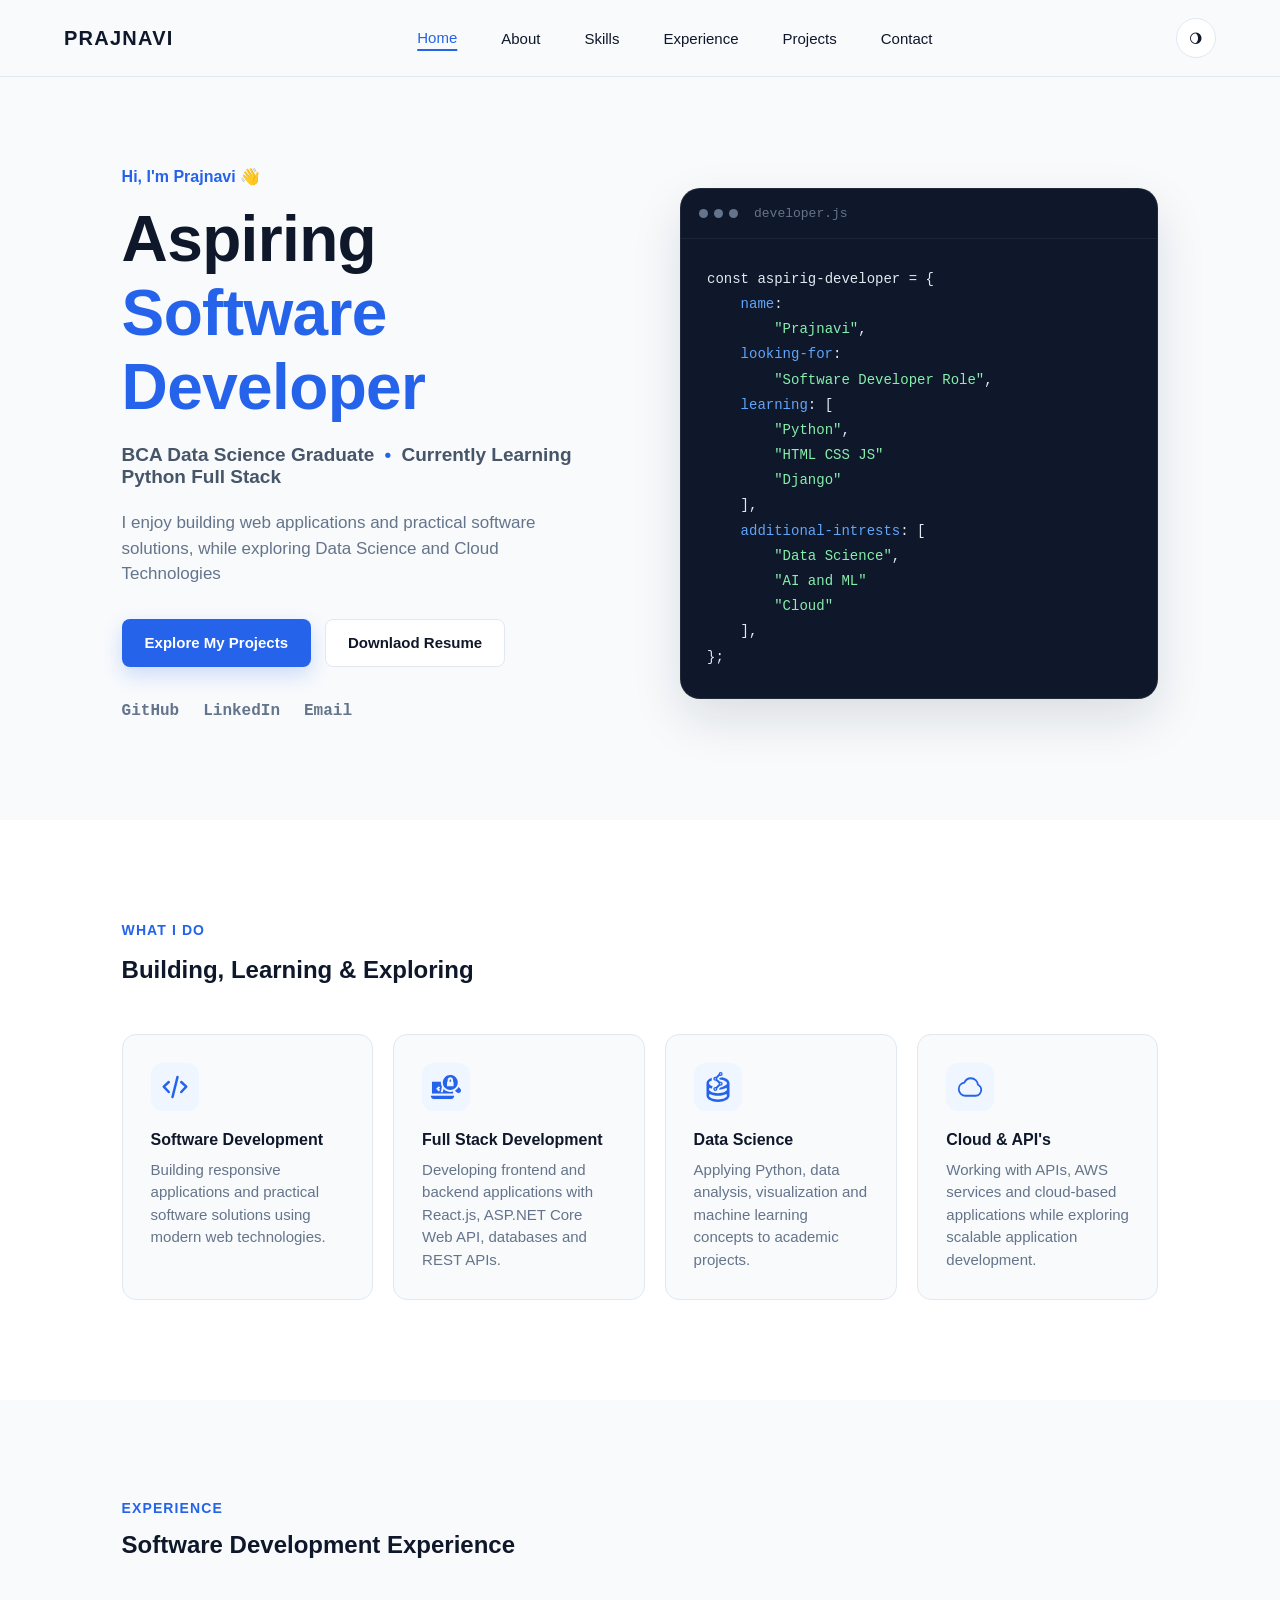
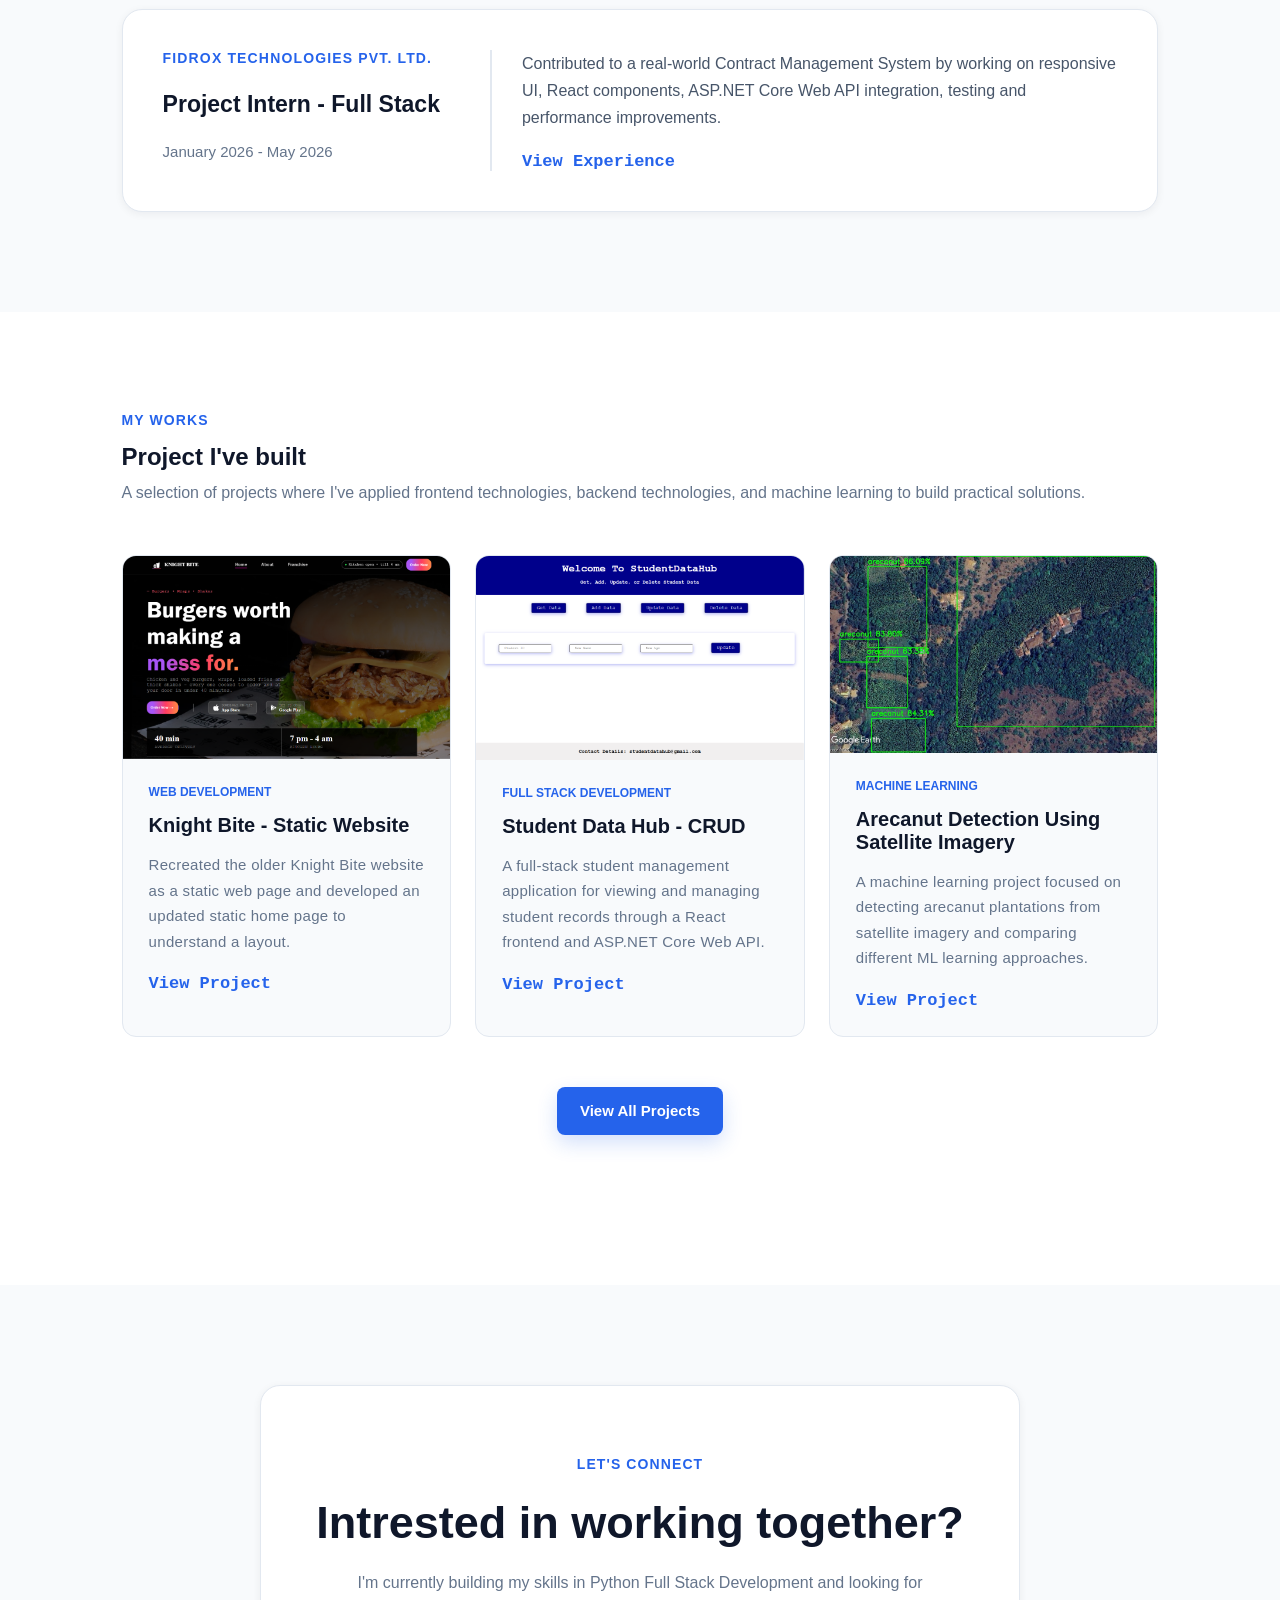
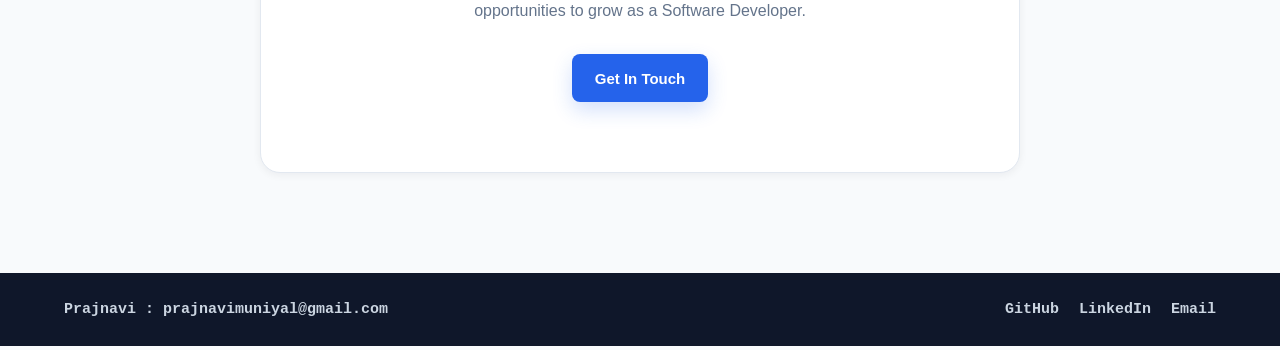
<file: index.html>
<!DOCTYPE html>
<html lang="en">

<head>
    <meta charset="UTF-8">
    <meta name="viewport" content="width=device-width, initial-scale=1.0">
    
    <meta name="description" content="Prajnavi - Aspiring Software Developer, BCA Data Science Graduate">

    <title>Prajnavi | Aspiring Software Developer</title>

    <link rel="icon" href="../assets/icons/person.svg">

    <link rel="stylesheet" href="../styles/navbar.css">
    <link rel="stylesheet" href="../styles/home.css">

</head>
<body>
    <script>
        window.location.href = './pages/index.html'
    </script>
</body>
</html>
</file>
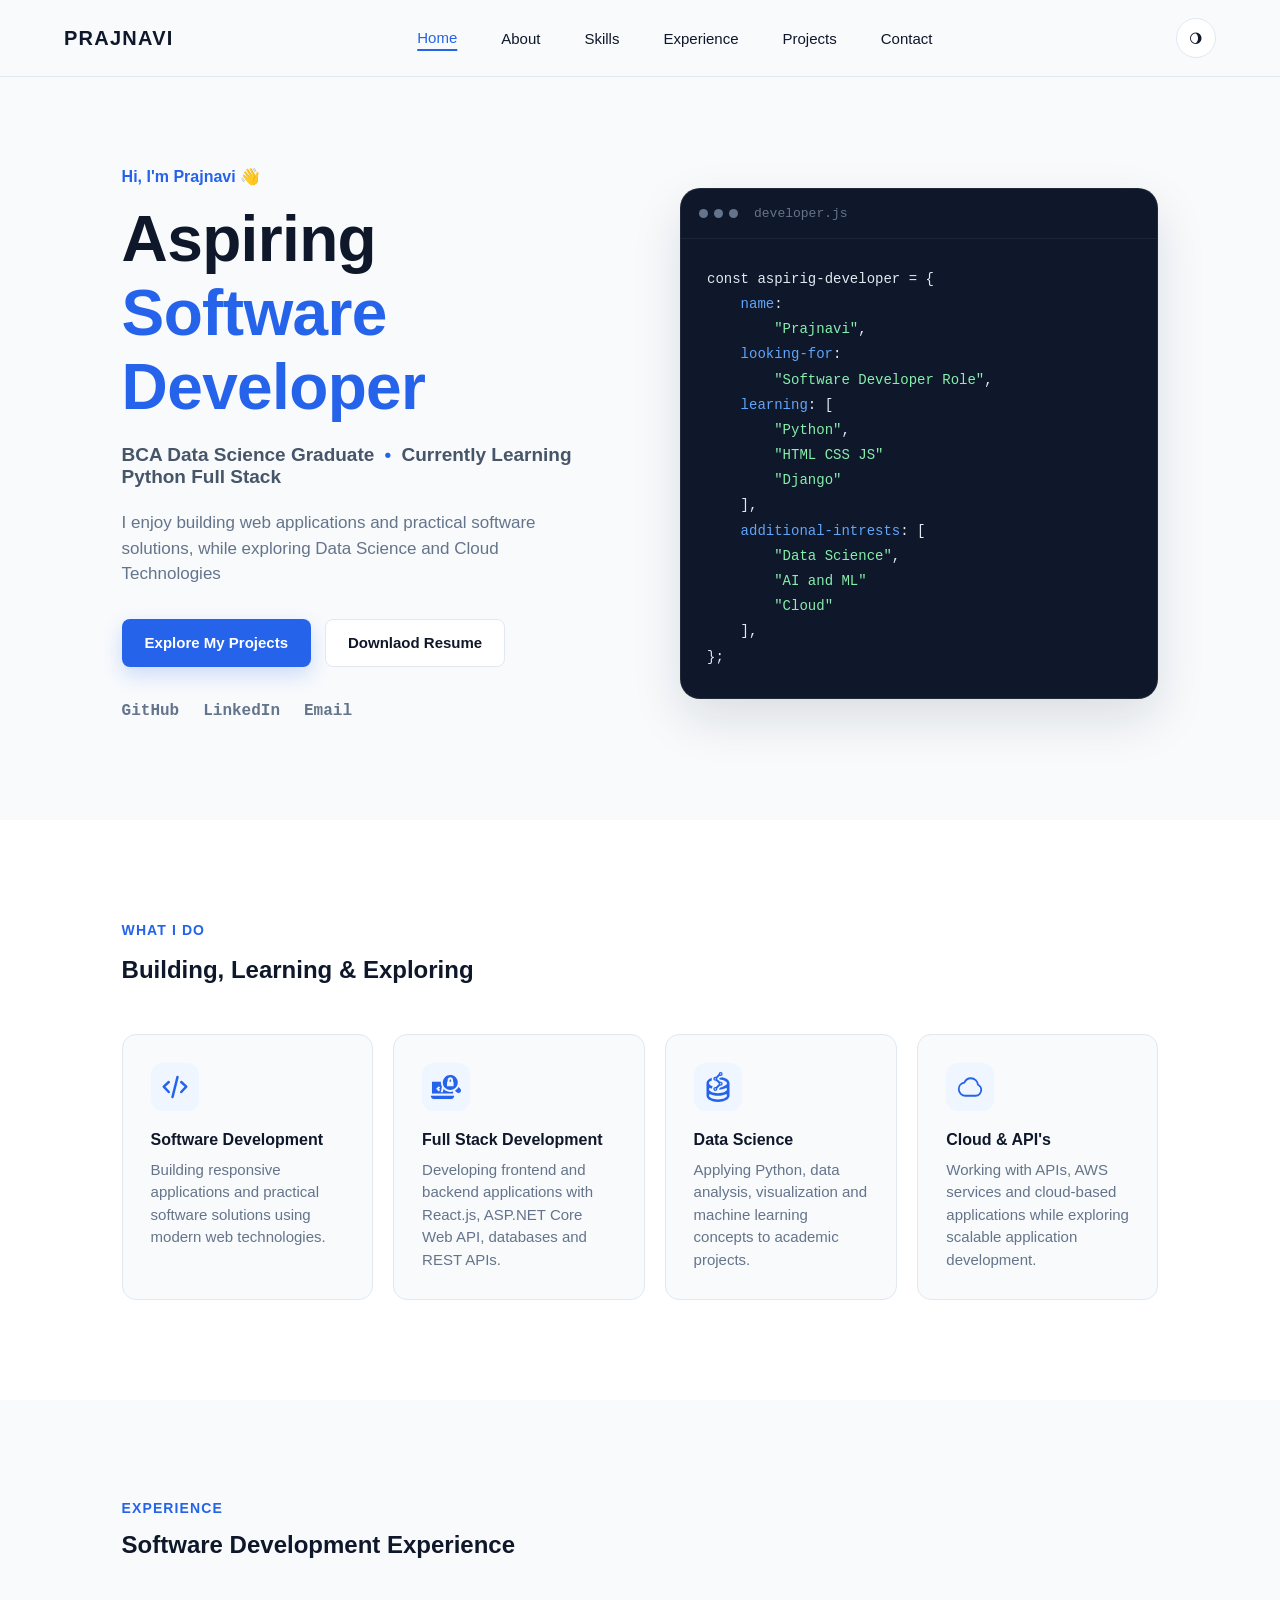
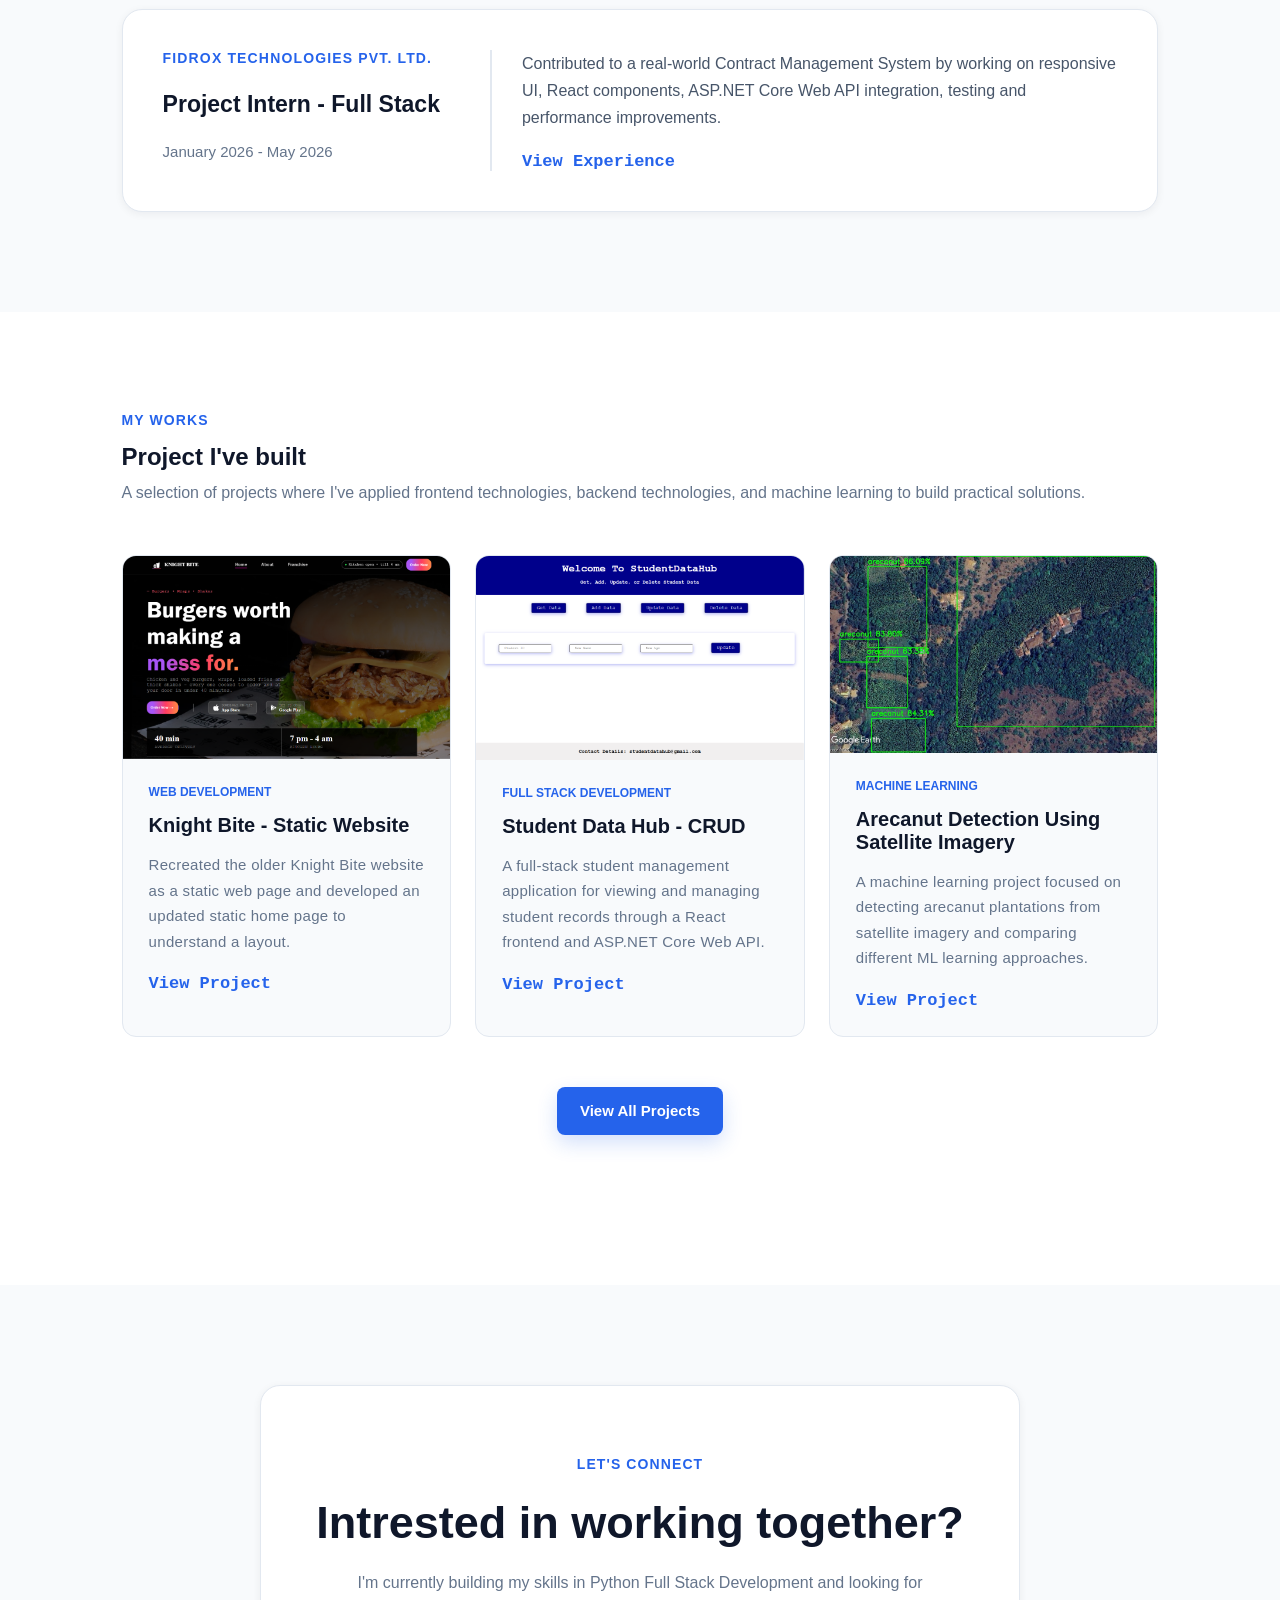
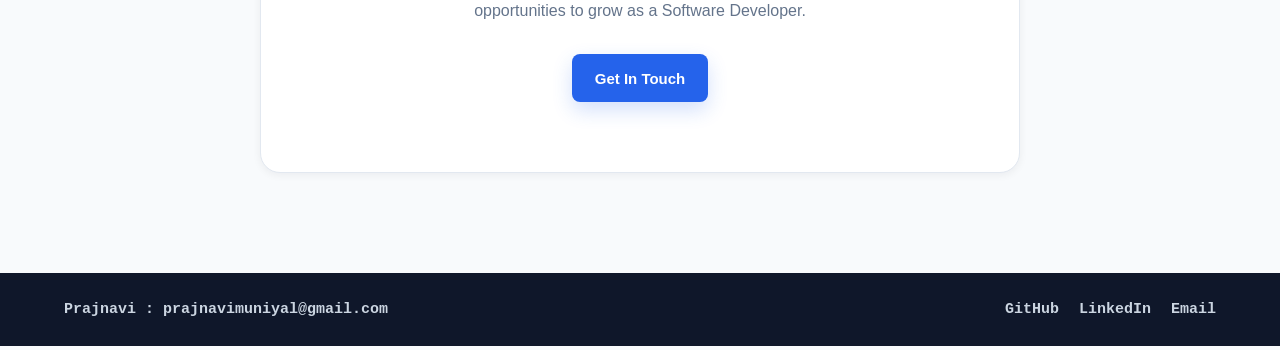
<file: pages/index.html>
<!DOCTYPE html>
<html lang="en">

<head>
    <meta charset="UTF-8">
    <meta name="viewport" content="width=device-width, initial-scale=1.0">
    
    <meta name="description" content="Prajnavi - Aspiring Software Developer, BCA Data Science Graduate">

    <title>Prajnavi | Aspiring Software Developer</title>

    <link rel="icon" href="../assets/icons/person.svg">

    <link rel="stylesheet" href="../styles/navbar.css">
    <link rel="stylesheet" href="../styles/home.css">

</head>

<body>
    <header>
        <div class="navbar">
            <div class="container navbar-container">
                <!-- logo -->
                <a href="./index.html" class="logo">PRAJNAVI</a>
                <!-- nav link -->
                <div class="nav-menu" id="nav-menu">
                    <a href="./index.html" class = "nav-link active">Home</a>
                    <a href="./about.html" class = "nav-link">About</a>
                    <a href="./skills.html" class = "nav-link">Skills</a>
                    <a href="./experience.html" class = "nav-link">Experience</a>
                    <a href="./projects.html" class = "nav-link">Projects</a>
                    <a href="./contact.html" class = "nav-link">Contact</a>
                </div>
                <!-- right side - theme and menu -->
                <div class="navbar-actions">
                    <button class="theme" id="theme">
                        <!-- <img src="../assets/icons/dark.svg" alt="dark-theme-icon"> -->
                        🌖︎
                    </button>
                    <button class="menu" id="menu" onclick="menuClick()">☰</button>
                </div>
            </div>
        </div>
        <div class="navbar" id="hidden">
            <div class="container navbar-container" id="small-menu">
                <div class="nav-menu">
                    <a href="./index.html" class = "nav-link active">Home</a>
                    <a href="./about.html" class = "nav-link">About</a>
                    <a href="./skills.html" class = "nav-link">Skills</a>
                    <a href="./experience.html" class = "nav-link">Experience</a>
                    <a href="./projects.html" class = "nav-link">Projects</a>
                    <a href="./contact.html" class = "nav-link">Contact</a>
                </div>
            </div>
        </div>
    </header>
    <main>
        <div class="main" id="home">
            <div class="container main-container">
                <div class="main-content">
                    <p class="greeting">Hi, I'm Prajnavi 👋 </p>
                    <h1 class="title">
                        Aspiring
                        <span>Software Developer</span>
                    </h1>
                    <h2 class="main-subtitle">BCA Data Science Graduate
                        <span> • </span> 
                        Currently Learning Python Full Stack 
                    </h2>
                    <p class="main-description">
                        I enjoy building web applications
                        and practical software solutions, while exploring
                        Data Science and Cloud Technologies

                    </p>
                    <div class="main-buttons">
                        <a href="./projects.html" class="button btn-main">Explore My Projects</a>
                        <a download href="../assets/documents/prajnavi_resume_web_tech.pdf" class="button btn-sec-main" target="_blank">Downlaod Resume</a>
                    </div>

                    <div class="social-links">
                        <a href="https://github.com/Prajnavi" target="_blank">GitHub</a>
                        <a href="https://www.linkedin.com/in/prajnavi-910333322/" target="_blank">LinkedIn</a>
                        <a href="mailto:prajnavimuniyal@gmail.com">Email</a>
                    </div>
                </div>
                <!-- code card -->
                <div class="visual-card">
                    <div class="code-card">
                        <div class="card-header">
                            <div class="dots">
                                <span></span>
                                <span></span>
                                <span></span>
                            </div>
                            <p>developer.js</p>
                        </div>
                        <div class="code-content">
<pre><code><span class="keyward">const</span> aspirig-developer = {
    <span class="property">name</span>:
        <span class="string">"Prajnavi"</span>,
    <span class="property">looking-for</span>:
        <span class="string">"Software Developer Role"</span>,
    <span class="property">learning</span>: [
        <span class="string">"Python"</span>,
        <span class="string">"HTML CSS JS"</span>
        <span class="string">"Django"</span>
    ],
    <span class="property">additional-intrests</span>: [
        <span class="string">"Data Science"</span>,
        <span class="string">"AI and ML"</span>
        <span class="string">"Cloud"</span>
    ],
};</code></pre>
                        </div>
                    </div>
                </div>
            </div>
        </div>
        <div class="what-i-do">
            <div class="container">
                <div class="section-heading">
                    <p id="label">What I do</p>
                    <h2>Building, Learning & Exploring</h2>
                </div>
                <div class="grid">

                    <div class="card">
                        <div class="card-icon">
                            <img src="../assets/icons/code.svg">
                        </div>
                        <h3>Software Development</h3>
                        <p>Building responsive applications and practical software solutions using modern web technologies.</p>    
                    </div>

                    <div class="card">
                        <div class="card-icon">
                            <img src="../assets/icons/programming.svg">
                        </div>
                        <h3>Full Stack Development</h3>
                        <p>Developing frontend and backend applications with React.js, ASP.NET Core Web API, databases and REST APIs.</p>                    
                    </div>

                    <div class="card">
                        <div class="card-icon">
                            <img src="../assets/icons/data.svg">
                        </div>
                        <h3>Data Science</h3>
                        <p>Applying Python, data analysis, visualization and machine learning concepts to academic projects.</p>    
                    </div>

                    <div class="card">
                        <div class="card-icon">
                            <img src="../assets/icons/cloud.svg">
                        </div>
                        <h3>Cloud & API's</h3>
                        <p>Working with APIs, AWS services and cloud-based applications while exploring scalable application development.</p>
                    </div>
                </div>
            </div>
        </div>
        <div class="experience">
            <div class="container">
                <div class="section-heading">
                    <p id="label">Experience</p>
                    <h2>Software Development Experience</h2>
                </div>
                <div class="exp-view">
                    <div class="info">
                        <p class="exp-company">Fidrox Technologies Pvt. Ltd.</p>
                        <h3> Project Intern - Full Stack</h3>
                        <p class="exp-duration">January 2026 - May 2026</p>
                    </div>
                    <div class="summary">
                        <p> Contributed to a real-world Contract Management System by working on responsive UI, React components, ASP.NET Core Web API integration, testing and performance improvements.</p>
                        <a href="experience.html" class="text-link">View Experience</a>
                    </div>
                </div> 
            </div>
        </div>
        <div class="project">
            <div class="container">
                <div class="section-heading">
                    <p id="label">My works</p>
                    <h2>Project I've built</h2>
                    <p id="sec-content">A selection of projects where I've applied frontend technologies, backend technologies, and machine learning to build practical solutions.</p>
                </div>
                <div class="grid">
                    <div class="card">
                        <div class="proj-image">
                            <img src="../assets/images/knight-bite.png" alt="">
                        </div>
                        <div class="proj-content">
                            <p class="proj-category">WEB DEVELOPMENT</p>
                            <h3>Knight Bite - Static Website</h3>
                            <p class="proj-cont-summary">Recreated the older Knight Bite website as a static web page and developed an updated static home page to understand a layout.</p>
                            <a href="https://drive.google.com/drive/folders/1Wo9i0TyvaIwl1p-tKTQOPniHpcF-Y938?usp=sharing" target="_blank" class="text-link">View Project</a>
                        </div>
                    </div>

                    <div class="card">
                        <div class="proj-image">
                            <img src="../assets/images/student-data-hub.png" alt="">
                        </div>
                        <div class="proj-content">
                            <p class="proj-category">FULL STACK DEVELOPMENT</p>
                            <h3>Student Data Hub - CRUD</h3>
                            <p class="proj-cont-summary">A full-stack student management application for viewing and managing student records through a React frontend and ASP.NET Core Web API.</p>
                            <a href="https://drive.google.com/file/d/1GvJfEScwHSVsWVpDXOkX5Ree7zo6T0_W/view?usp=sharing" target="_blank" class="text-link">View Project</a>
                        </div>
                    </div>

                    <div class="card">
                        <div class="proj-image">
                            <img src="../assets/images/arecanut.jpg" alt="">
                        </div>
                        <div class="proj-content">
                            <p class="proj-category">MACHINE LEARNING</p>
                            <h3>Arecanut Detection Using Satellite Imagery</h3>
                            <p class="proj-cont-summary">A machine learning project focused on detecting arecanut plantations from satellite imagery and comparing different ML learning approaches.</p>
                            <a href="https://github.com/Prajnavi/Arecanut_Detection_Satellite_Imagery" target="_blank" class="text-link">View Project</a>
                        </div>
                    </div>

                </div>
                <div class="proj-button">
                    <a href="projects.html" class="button btn-main">View All Projects</a>
                </div>
            </div>
        </div>
        <!-- get touch -->
        <div class="home-get-touch">
            <div class="container">
                <div class="get-content">
                    <p id="label">Let's Connect</p>
                    <h2>Intrested in working together?</h2>
                    <p id="summary">I'm currently building my skills in Python Full Stack Development and looking for opportunities to grow as a Software Developer.</p>
                    <a href="./contact.html" class="button btn-main">Get In Touch</a>
                </div>
            </div>
        </div>
    </main>
    <footer>
        <div class="footer">
            <div class="container foot-cont">
                <p>Prajnavi : prajnavimuniyal@gmail.com</p>
                <div class="foot-links">
                    <a href="https://github.com/Prajnavi" target="_blank">GitHub</a>
                    <a href="https://www.linkedin.com/in/prajnavi-910333322/" target="_blank">LinkedIn</a>
                    <a href="mailto:prajnavimuniyal@gmail.com">Email</a>
                </div>
            </div>
        </div>
    </footer>

    <script src="../js/script.js"></script>

</body>
</html>
</file>
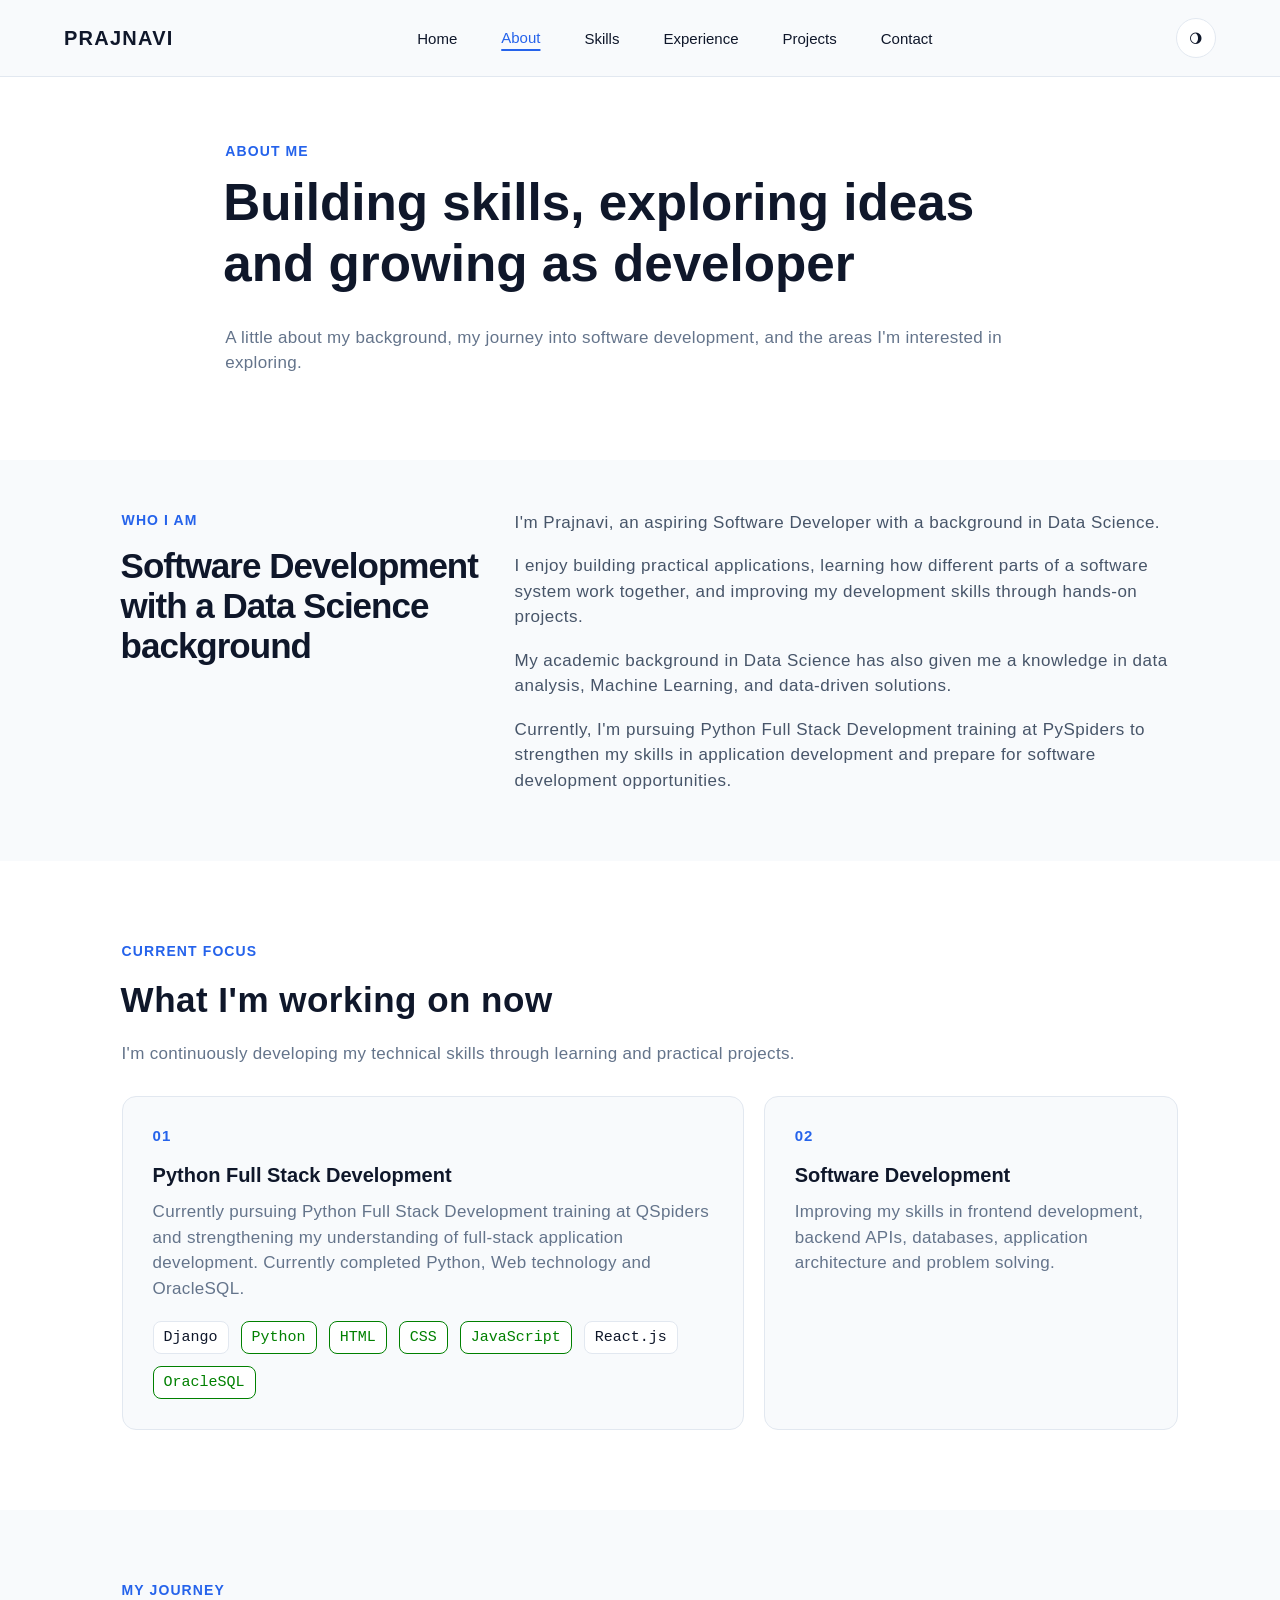
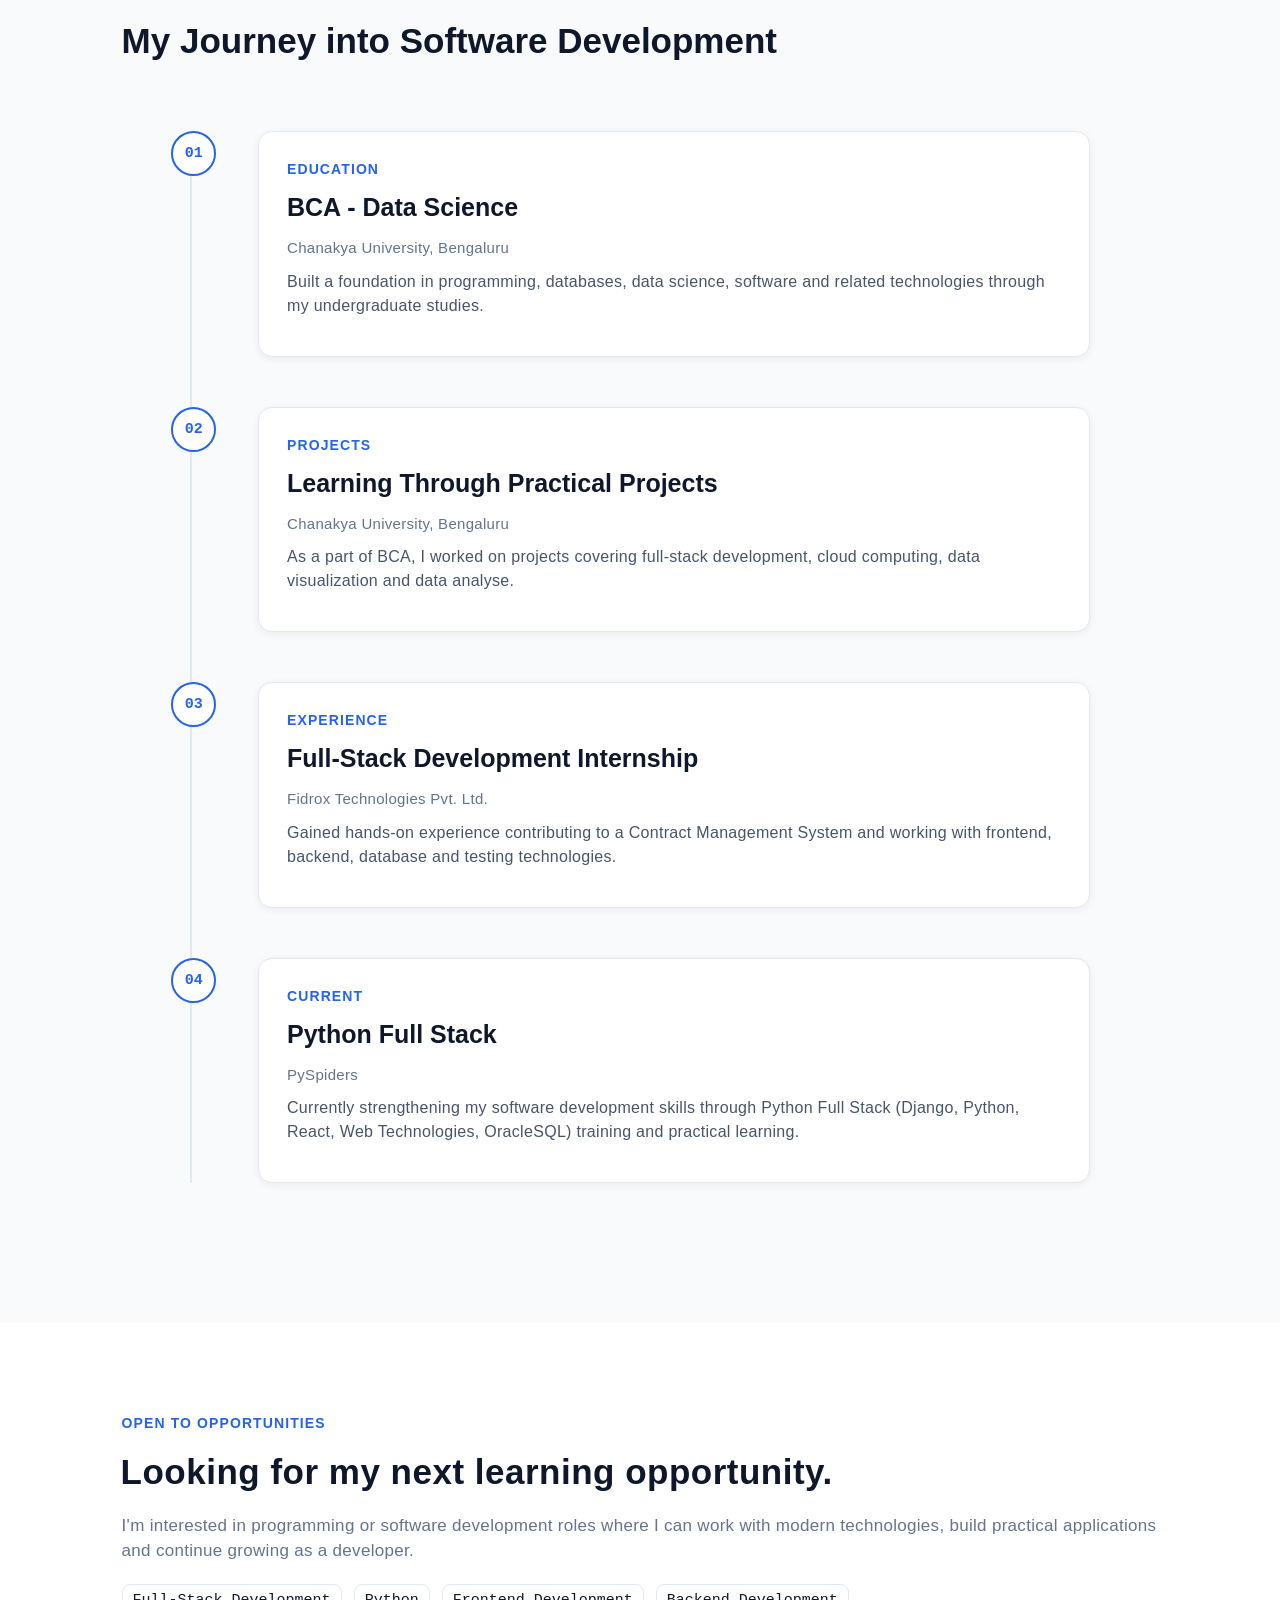
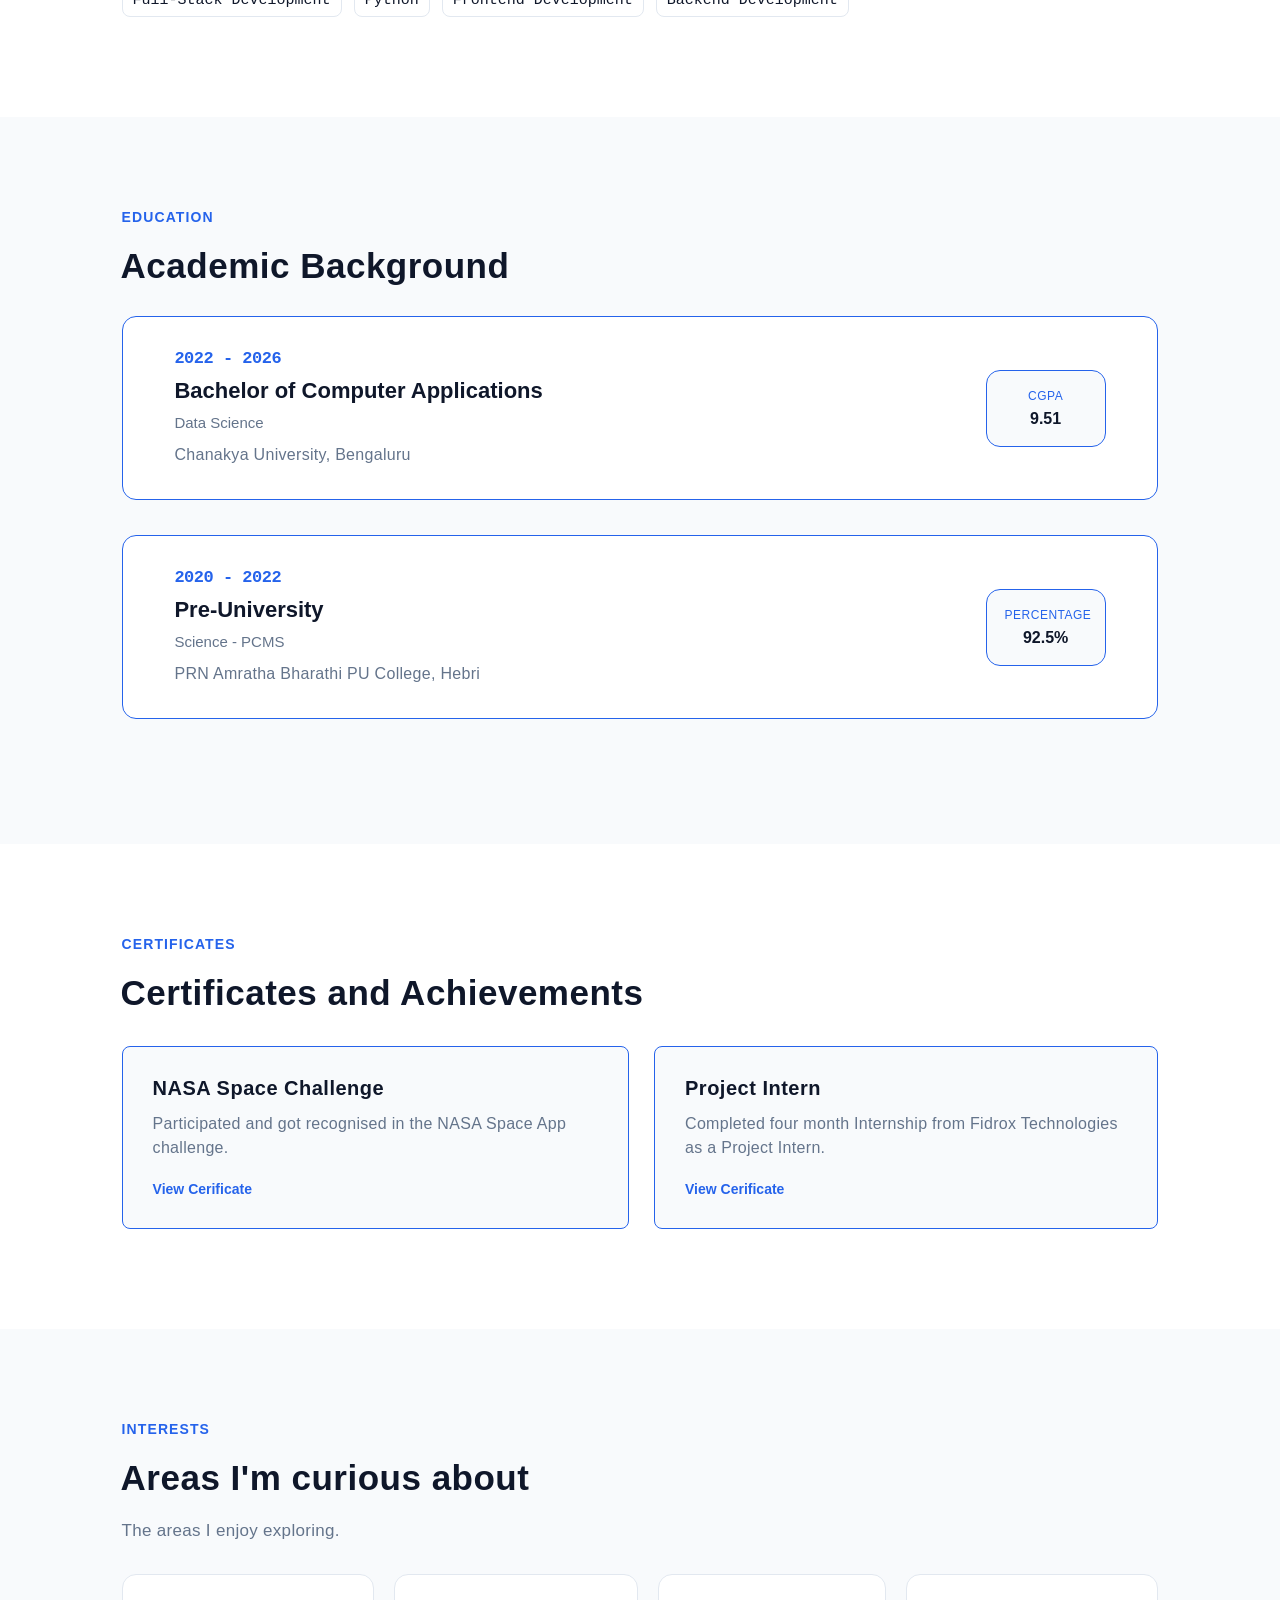
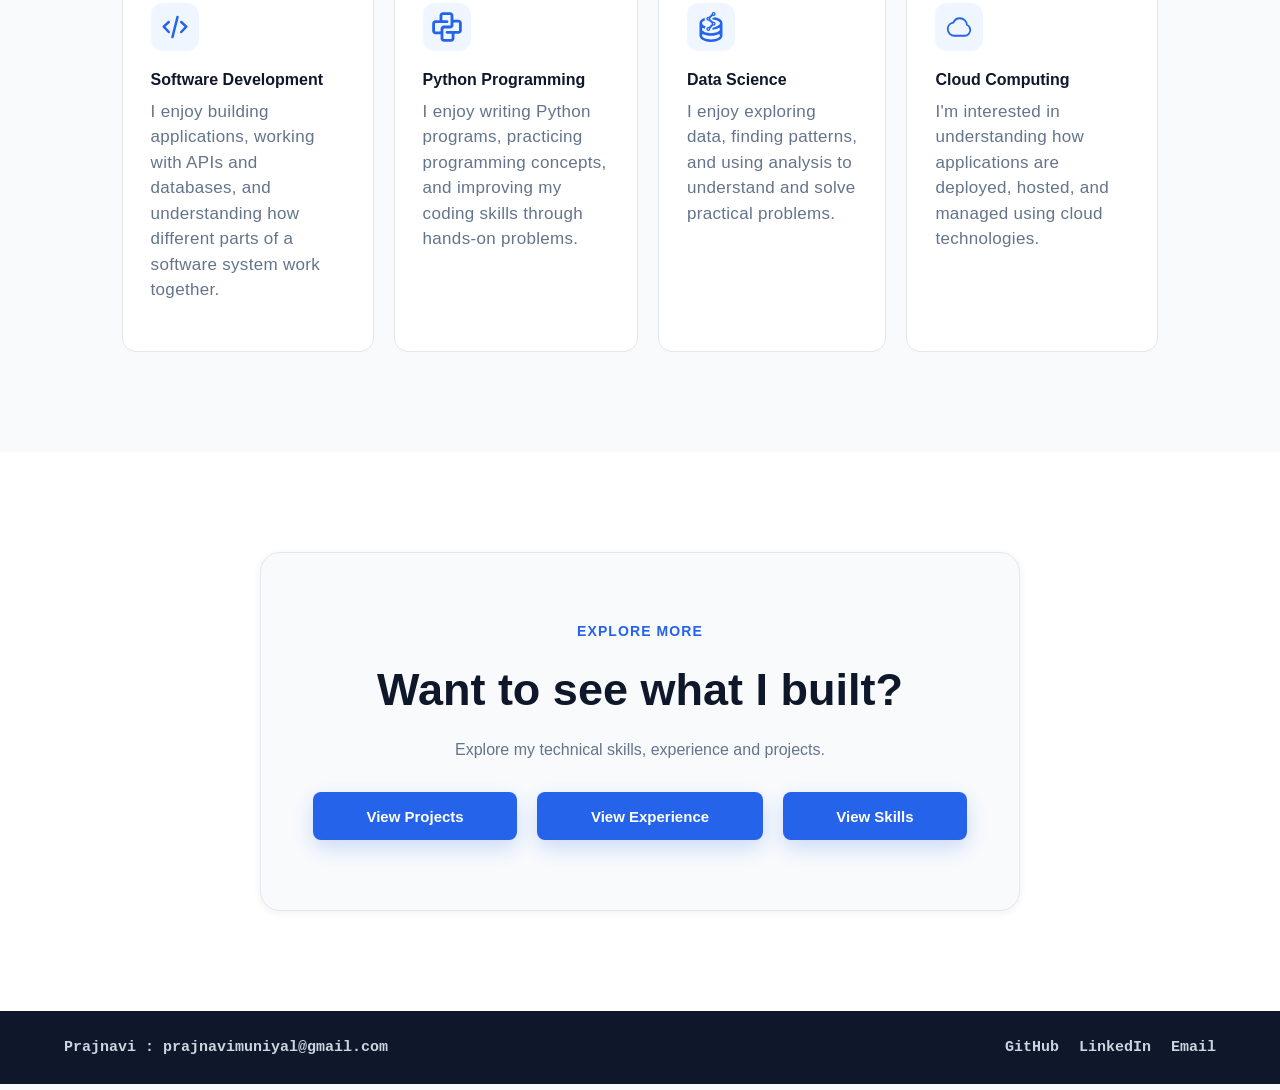
<file: pages/about.html>
<!DOCTYPE html>
<html lang="en">

<head>
    <meta charset="UTF-8">
    <meta name="viewport" content="width=device-width, initial-scale=1.0">
    
    <meta name="description" content="Prajnavi - Aspiring Software Developer, BCA Data Science Graduate">

    <title>Prajnavi | Aspiring Software Developer</title>

    <link rel="icon" href="../assets/icons/person.svg">

    <link rel="stylesheet" href="../styles/navbar.css">
    <link rel="stylesheet" href="../styles/about.css">

</head>

<body>
    <header>
        <div class="navbar">
            <div class="container navbar-container">
                <!-- logo -->
                <a href="./index.html" class="logo">PRAJNAVI</a>
                <!-- nav link -->
                <div class="nav-menu" id="nav-menu">
                    <a href="./index.html" class = "nav-link">Home</a>
                    <a href="./about.html" class = "nav-link active">About</a>
                    <a href="./skills.html" class = "nav-link">Skills</a>
                    <a href="./experience.html" class = "nav-link">Experience</a>
                    <a href="./projects.html" class = "nav-link">Projects</a>
                    <a href="./contact.html" class = "nav-link">Contact</a>
                </div>
                <!-- right side - theme and menu -->
                <div class="navbar-actions">
                    <button class="theme" id="theme">
                        <!-- <img src="../assets/icons/dark.svg" alt="dark-theme-icon"> -->
                        🌖︎
                    </button>
                    <button class="menu" id="menu" onclick="menuClick()">☰</button>
                </div>
            </div>
        </div>
        <div class="navbar" id="hidden">
            <div class="container navbar-container" id="small-menu">
                <div class="nav-menu">
                    <a href="./index.html" class = "nav-link">Home</a>
                    <a href="./about.html" class = "nav-link active">About</a>
                    <a href="./skills.html" class = "nav-link">Skills</a>
                    <a href="./experience.html" class = "nav-link">Experience</a>
                    <a href="./projects.html" class = "nav-link">Projects</a>
                    <a href="./contact.html" class = "nav-link">Contact</a>
                </div>
            </div>
        </div>
    </header>
    <main>
        <div class="main main-head">
            <div class="container main-container">
                <p id="label">About Me</p>
                <h1>Building skills, exploring ideas and growing as developer</h1>
                <p>A little about my background, my journey into software development, and the areas I'm interested in exploring.</p>
            </div>
        </div>

        <div class="main intro">
            <div class="container grid">
                <div class="intro-head">
                    <p id="label">Who I Am</p>
                    <h2>
                        Software Development with  a Data Science background
                    </h2>
                </div>
                <div class="intro-content">
                    <p>I'm Prajnavi, an aspiring Software Developer with a background in Data Science.</p>
                    <p>I enjoy building practical applications, learning how different parts of a software system work together, and improving my development skills through hands-on projects.</p>
                    <p>My academic background in Data Science has also given me a knowledge in data analysis, Machine Learning, and data-driven solutions.</p>
                    <p>Currently, I'm pursuing Python Full Stack Development training at PySpiders to strengthen my skills in application development and prepare for software development opportunities.</p>
                </div>
            </div>
        </div>
        <div class="main about-focus">
            <div class="container">
                <div class="sec-head">
                    <p id="label">Current focus</p>
                    <h2>What I'm working on now</h2>
                    <p>I'm continuously developing my technical skills through learning and practical projects.</p>
                </div>
                <div class="grid">
                    <div class="card">
                        <div class="card-num">
                            01
                        </div>
                        <h3>Python Full Stack Development</h3>
                        <p>
                            Currently pursuing Python Full Stack Development training at QSpiders and strengthening my understanding of full-stack application development.
                            Currently completed Python, Web technology and OracleSQL.
                        </p>
                        <div class="tech">
                            <span>Django</span>
                            <span id="done">Python</span>
                            <span id="done">HTML</span>
                            <span id="done">CSS</span>
                            <span id="done">JavaScript</span>
                            <span>React.js</span>
                            <span id="done">OracleSQL</span>
                        </div>
                    </div>
                    <div class="card">
                        <div class="card-num">
                            02
                        </div>
                        <h3>Software Development</h3>
                        <p>Improving my skills in frontend development, backend APIs, databases, application architecture and problem solving.</p>
                    </div>
                </div>
            </div>
        </div>
        <div class="my-journey">
            <div class="container">
                <div class="sec-head">
                    <p id="label">MY journey</p>
                    <h2>My Journey into Software Development</h2>
                </div>
            </div>
            <div class="journey-timeline">
                <div class="item">
                    <div class="num">01</div>
                    <div class="content">
                        <span id="label">Education</span>
                        <h3>BCA - Data Science</h3>
                        <p class="info">Chanakya University, Bengaluru</p>
                        <p>Built a foundation in programming, databases, data science, software and related technologies through my undergraduate studies.</p>
                    </div>
                </div>

                <div class="item">
                    <div class="num">02</div>
                    <div class="content">
                        <span id="label">Projects</span>
                        <h3>Learning Through Practical Projects</h3>
                        <p class="info">Chanakya University, Bengaluru</p>
                        <p>As a part of BCA, I worked on projects covering full-stack development, cloud computing, data visualization and data analyse.</p>
                    </div>
                </div>

                <div class="item">
                    <div class="num">03</div>
                    <div class="content">
                        <span id="label">Experience</span>
                        <h3>Full-Stack Development Internship</h3>
                        <p class="info">Fidrox Technologies Pvt. Ltd.</p>
                        <p>Gained hands-on experience contributing to a Contract Management System and working with frontend, backend, database and testing technologies.</p>
                    </div>
                </div>

                <div class="item">
                    <div class="num">04</div>
                    <div class="content">
                        <span id="label">Current</span>
                        <h3>Python Full Stack</h3>
                        <p class="info">PySpiders</p>
                        <p>Currently strengthening my software development skills through Python Full Stack (Django, Python, React, Web Technologies, OracleSQL) training and practical learning.</p>
                    </div>
                </div>
            </div>
        </div>

        <div class="main open">
            <div class="container">
                <div class="sec-head">
                    <p id="label">Open to opportunities</p>
                    <h2>Looking for my next learning opportunity.</h2>
                    <p>I'm interested in programming or software development roles where I can work with modern technologies, build practical applications and continue growing as a developer.</p>
                    <div class="tech">
                        <span>Full-Stack Development</span>
                        <span>Python</span>
                        <span>Frontend Development</span>
                        <span>Backend Development</span>
                    </div>
                </div>
            </div>
        </div>

        <div class="main edu">
            <div class="container">
                <div class="sec-head">
                    <p id="label">Education</p>
                    <h2>Academic Background</h2>
                </div>
                <div class="card">
                    <div class="item">
                        <span class="edu-period">2022 - 2026</span>
                        <h3>Bachelor of Computer Applications</h3>
                        <h4>Data Science</h4>
                        <p>Chanakya University, Bengaluru</p>
                    </div>
                    <div class="edu-result">
                        <span>CGPA</span>
                        <strong>9.51</strong>
                    </div>
                </div>

                <div class="card">
                    <div class="item">
                        <span class="edu-period">2020 - 2022</span>
                        <h3>Pre-University</h3>
                        <h4>Science - PCMS</h4>
                        <p>PRN Amratha Bharathi PU College, Hebri</p>
                    </div>
                    <div class="edu-result">
                        <span>Percentage</span>
                        <strong>92.5%</strong>
                    </div>
                </div>
            </div>
        </div>

        <div class="main certi">
            <div class="container">
                <div class="sec-head">
                    <p id="label">Certificates</p>
                    <h2>Certificates and Achievements</h2>
                    <div class="grid">
                        <div class="card">
                            <h4>NASA Space Challenge</h4>
                            <p>Participated and got recognised in the NASA Space App challenge.</p>
                            <a href="../assets/documents/nasa_certificate.pdf" target="_blank">View Cerificate</a>
                        </div>
                        <div class="card">
                            <h4>Project Intern</h4>
                            <p>Completed four month Internship from Fidrox Technologies as a Project Intern.</p>
                            <a href="../assets/documents/Internship_completion_letter.pdf" target="_blank">View Cerificate</a>
                        </div>
                    </div>
                </div>
            </div>
        </div>
        <div class="main intrests">
            <div class="container">
                <div class="sec-head">
                    <p id="label">Interests</p>
                    <h2> Areas I'm curious about</h2>
                    <p>The areas I enjoy exploring.</p>
                </div>
                <div class="grid">
                    <div class="card">
                        <div class="card-icon">
                            <img src="../assets/icons/code.svg">
                        </div>
                        <h3>Software Development</h3>
                        <p>I enjoy building applications, working with APIs and databases, and understanding how different parts of a software system work together.</p>
                    </div>

                    <div class="card">
                        <div class="card-icon">
                            <img src="../assets/icons/python.svg">
                        </div>
                        <h3>Python Programming</h3>
                        <p>I enjoy writing Python programs, practicing programming concepts, and improving my coding skills through hands-on problems.</p>
                    </div>

                    <div class="card">
                        <div class="card-icon">
                            <img src="../assets/icons/data.svg">
                        </div>
                        <h3>Data Science</h3>
                        <p>I enjoy exploring data, finding patterns, and using analysis to understand and solve practical problems.</p>
                    </div>

                    <div class="card">
                        <div class="card-icon">
                            <img src="../assets/icons/cloud.svg">
                        </div>
                        <h3>Cloud Computing</h3>
                        <p>I'm interested in understanding how applications are deployed, hosted, and managed using cloud technologies.</p>
                    </div>
                </div>
            </div>
        </div>

        <div class="get-touch">
            <div class="container">
                <div class="get-content">
                    <p id="label">Explore more</p>
                    <h2>Want to see what I built?</h2>
                    <p id="summary">Explore my technical skills, experience and projects.</p>
                    <div class="buttons">
                        <a href="./projects.html" class="button btn-main">View Projects</a>
                        <a href="./experience.html" class="button btn-main">View Experience</a>
                        <a href="./skills.html" class="button btn-main">View Skills</a>
                    </div>
                </div>
            </div>
        </div>
        
    </main>


    <footer>
        <div class="footer">
            <div class="container foot-cont">
                <p>Prajnavi : prajnavimuniyal@gmail.com</p>
                <div class="foot-links">
                    <a href="https://github.com/Prajnavi" target="_blank">GitHub</a>
                    <a href="https://www.linkedin.com/in/prajnavi-910333322/" target="_blank">LinkedIn</a>
                    <a href="mailto:prajnavimuniyal@gmail.com">Email</a>
                </div>
            </div>
        </div>
    </footer>

    <script src="../js/script.js"></script>
        
</body>
</html>
</file>
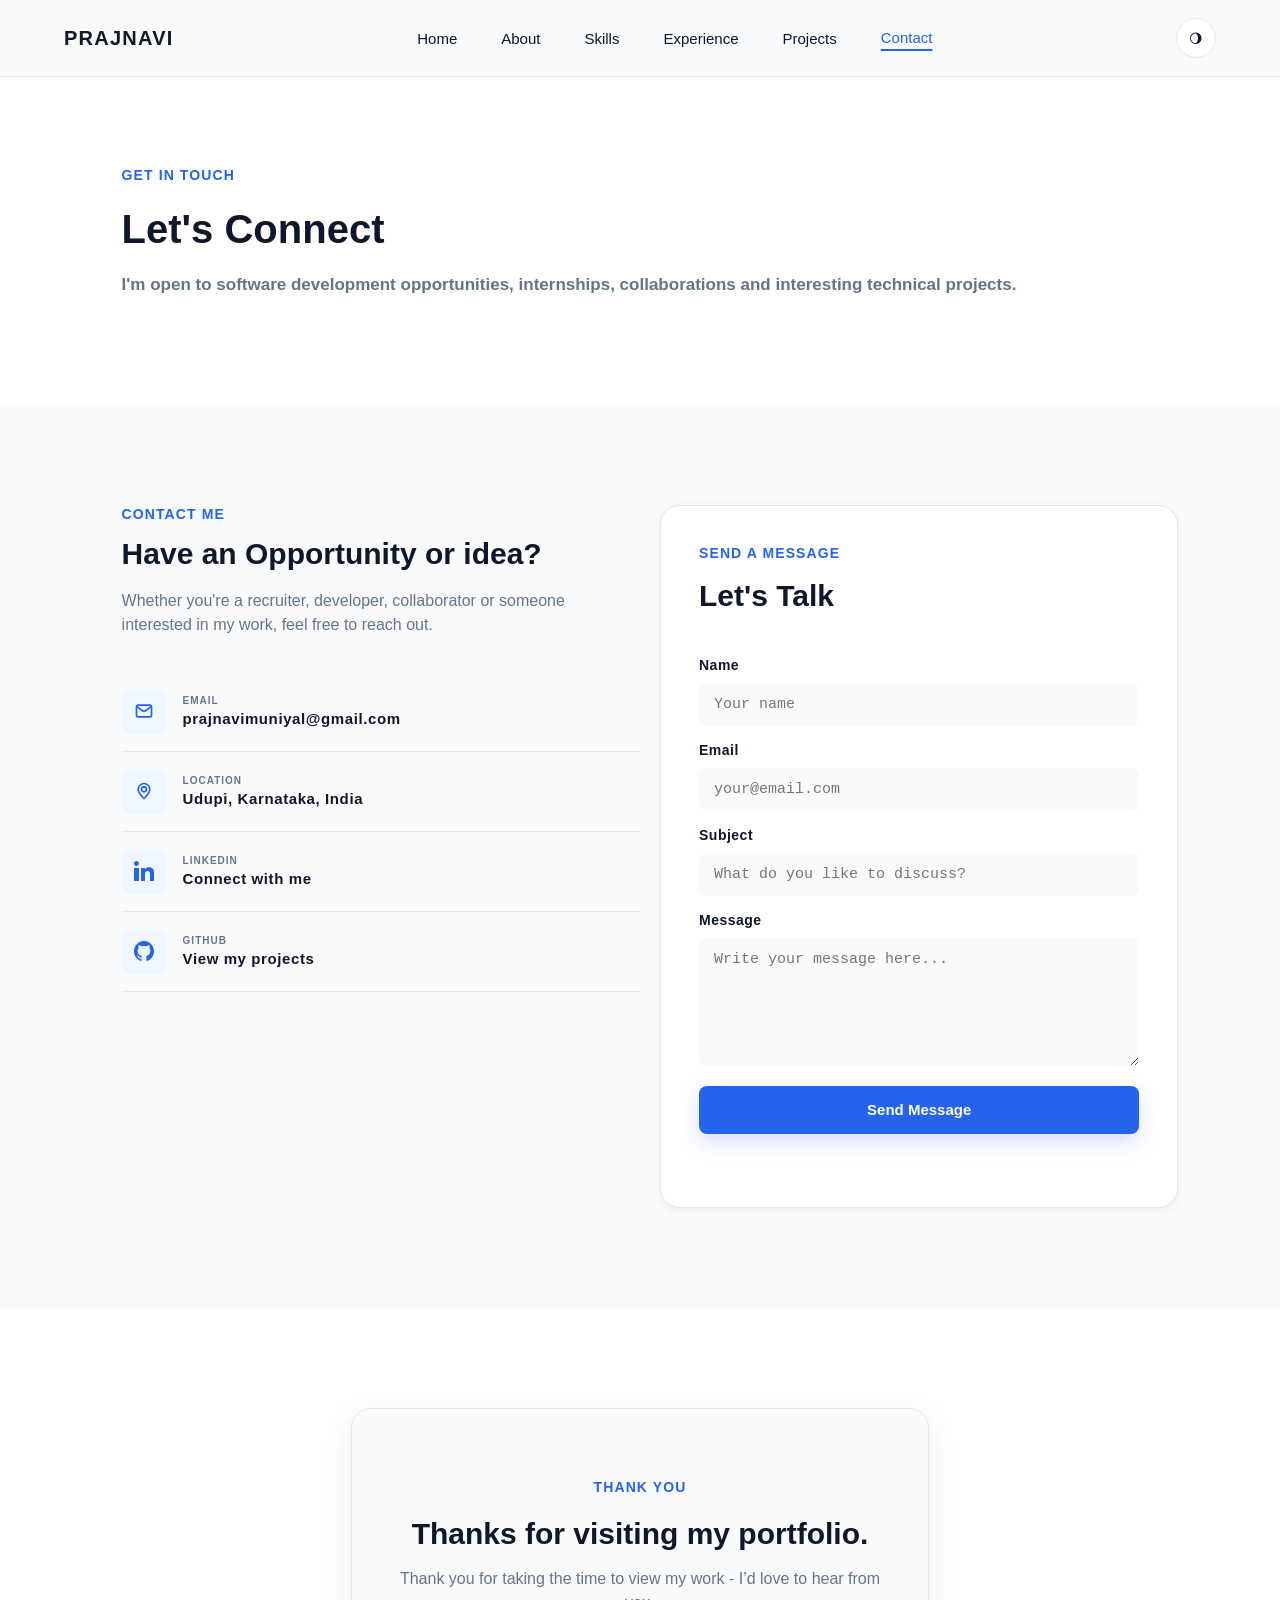
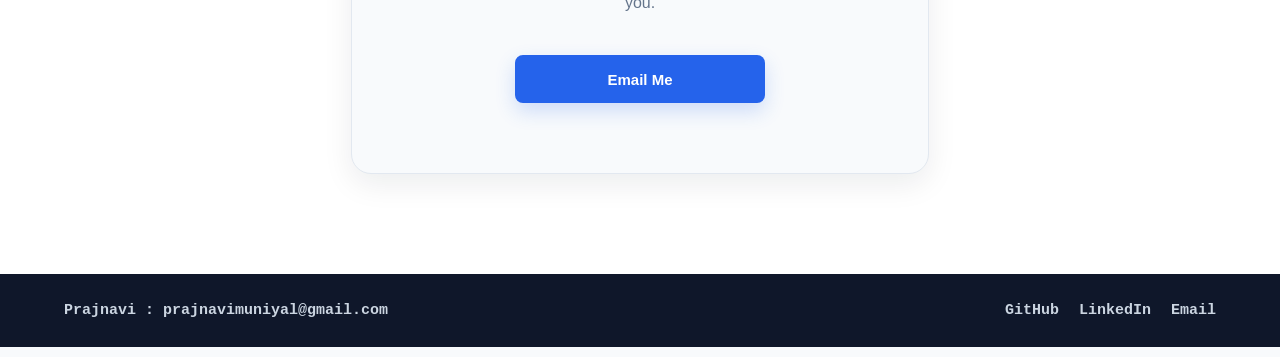
<file: pages/contact.html>
<!DOCTYPE html>
<html lang="en">

<head>
    <meta charset="UTF-8">
    <meta name="viewport" content="width=device-width, initial-scale=1.0">
    
    <meta name="description" content="Prajnavi - Aspiring Software Developer, BCA Data Science Graduate">

    <title>Prajnavi | Aspiring Software Developer</title>

    <link rel="icon" href="../assets/icons/person.svg">

    <link rel="stylesheet" href="../styles/navbar.css">
    <link rel="stylesheet" href="../styles/contact.css">
    <!-- <link rel="stylesheet" href="../styles/home.css"> -->

</head>

<body>
    <header>
        <div class="navbar">
            <div class="container navbar-container">
                <!-- logo -->
                <a href="./index.html" class="logo">PRAJNAVI</a>
                <!-- nav link -->
                <div class="nav-menu" id="nav-menu">
                    <a href="./index.html" class = "nav-link">Home</a>
                    <a href="./about.html" class = "nav-link">About</a>
                    <a href="./skills.html" class = "nav-link">Skills</a>
                    <a href="./experience.html" class = "nav-link">Experience</a>
                    <a href="./projects.html" class = "nav-link">Projects</a>
                    <a href="./contact.html" class = "nav-link active">Contact</a>
                </div>
                <!-- right side - theme and menu -->
                <div class="navbar-actions">
                    <button class="theme" id="theme">
                        <!-- <img src="../assets/icons/dark.svg" alt="dark-theme-icon"> -->
                        🌖︎
                    </button>
                    <button class="menu" id="menu" onclick="menuClick()">☰</button>
                </div>
            </div>
        </div>
        <div class="navbar" id="hidden">
            <div class="container navbar-container" id="small-menu">
                <div class="nav-menu">
                    <a href="./index.html" class = "nav-link">Home</a>
                    <a href="./about.html" class = "nav-link">About</a>
                    <a href="./skills.html" class = "nav-link">Skills</a>
                    <a href="./experience.html" class = "nav-link">Experience</a>
                    <a href="./projects.html" class = "nav-link">Projects</a>
                    <a href="./contact.html" class = "nav-link active">Contact</a>
                </div>
            </div>
        </div>
    </header>

    <main>
        <div class="main">
            <div class="container">
                <span id="label">GET IN TOUCH</span>
                <h1>Let's Connect</h1>
                <p>I'm open to software development opportunities, internships, collaborations and interesting technical projects.</p>
                <p></p>
            </div>
        </div>
        <div class="contact-section">
            <div class="container">
                <div class="grid">
                    <div class="contact-info">
                        <span id="label">CONTACT ME</span>
                        <h2>Have an Opportunity or idea?</h2>
                        <p>Whether you're a recruiter, developer, collaborator or someone interested in my work, feel free to reach out.</p>

                        <a href="mailto:prajnavimuniyal@gmail.com" class="con-item">
                            <div class="cont-icon">
                                <img src="../assets/icons/mail.svg" alt="">
                            </div>
                            <div>
                                <span>Email</span>
                                <strong>prajnavimuniyal@gmail.com</strong>
                            </div>
                        </a>

                        <a class="con-item">
                            <div class="cont-icon">
                                <img src="../assets/icons/location.svg" alt="">
                            </div>
                            <div>
                                <span>Location</span>
                                <strong>Udupi, Karnataka, India</strong>
                            </div>
                        </a>

                        <a href="https://www.linkedin.com/in/prajnavi-910333322/" target="_blank" class="con-item">
                            <div class="cont-icon">
                                <img src="../assets/icons/linkedin.svg" alt="">
                            </div>
                            <div>
                                <span>LinkedIn</span>
                                <strong>Connect with me</strong>
                            </div>
                        </a>

                        <a href="https://github.com/Prajnavi" target="_blank" class="con-item">
                            <div class="cont-icon">
                                <img src="../assets/icons/gihub.svg" alt="">
                            </div>
                            <div>
                                <span>GitHub</span>
                                <strong>View my projects</strong>
                            </div>
                        </a>
                    </div>
                    <div class="contact-form">
                        <div class="contact-form-head">
                            <span id="label">SEND A MESSAGE</span>
                            <h2>Let's Talk</h2>
                        </div>
                        <form id="cont-form" action="https://formspree.io/f/moevlbkp" method="POST">
                            <div class="group">
                                <label for="name">Name</label>
                                <input type="text" name="name" id="name" placeholder="Your name" required>
                            </div>
                            <div class="group">
                                <label for="email">Email</label>
                                <input type="email" name="email" id="email" placeholder="your@email.com" required>
                            </div>
                            <div class="group">
                                <label for="subject">Subject</label>
                                <input type="text" name="subject" id="subject" placeholder="What do you like to discuss?" required>
                            </div>
                            <div class="group">
                                <label for="message">Message</label>
                                <textarea name="message" id="message" placeholder="Write your message here..." rows="6" required></textarea>
                            </div>

                            <button type="submit" class="button btn-main form-submit">Send Message</button>
                            <p class="form-note" id="form-msg"></p>
                            
                        </form>
                    </div>
                    
                </div>
            </div>
        </div>
        <div class="thanks">
            <div class="container">
                <div class="cont-box">
                    <span id="label">THANK YOU</span>
                    <h2>Thanks for visiting my portfolio.</h2>
                    <p>Thank you for taking the time to view my work - I’d love to hear from you.</p>
                    <a href="mailto:prajnavimuniyal@gmail.com" class="button btn-main">Email Me</a>
                </div>
            </div>
        </div>
    </main>

    <footer>
        <div class="footer">
            <div class="container foot-cont">
                <p>Prajnavi : prajnavimuniyal@gmail.com</p>
                <div class="foot-links">
                    <a href="https://github.com/Prajnavi" target="_blank">GitHub</a>
                    <a href="https://www.linkedin.com/in/prajnavi-910333322/" target="_blank">LinkedIn</a>
                    <a href="mailto:prajnavimuniyal@gmail.com">Email</a>
                </div>
            </div>
        </div>
    </footer>

    <script src="../js/script.js"></script>
    
</body>
</html>
</file>
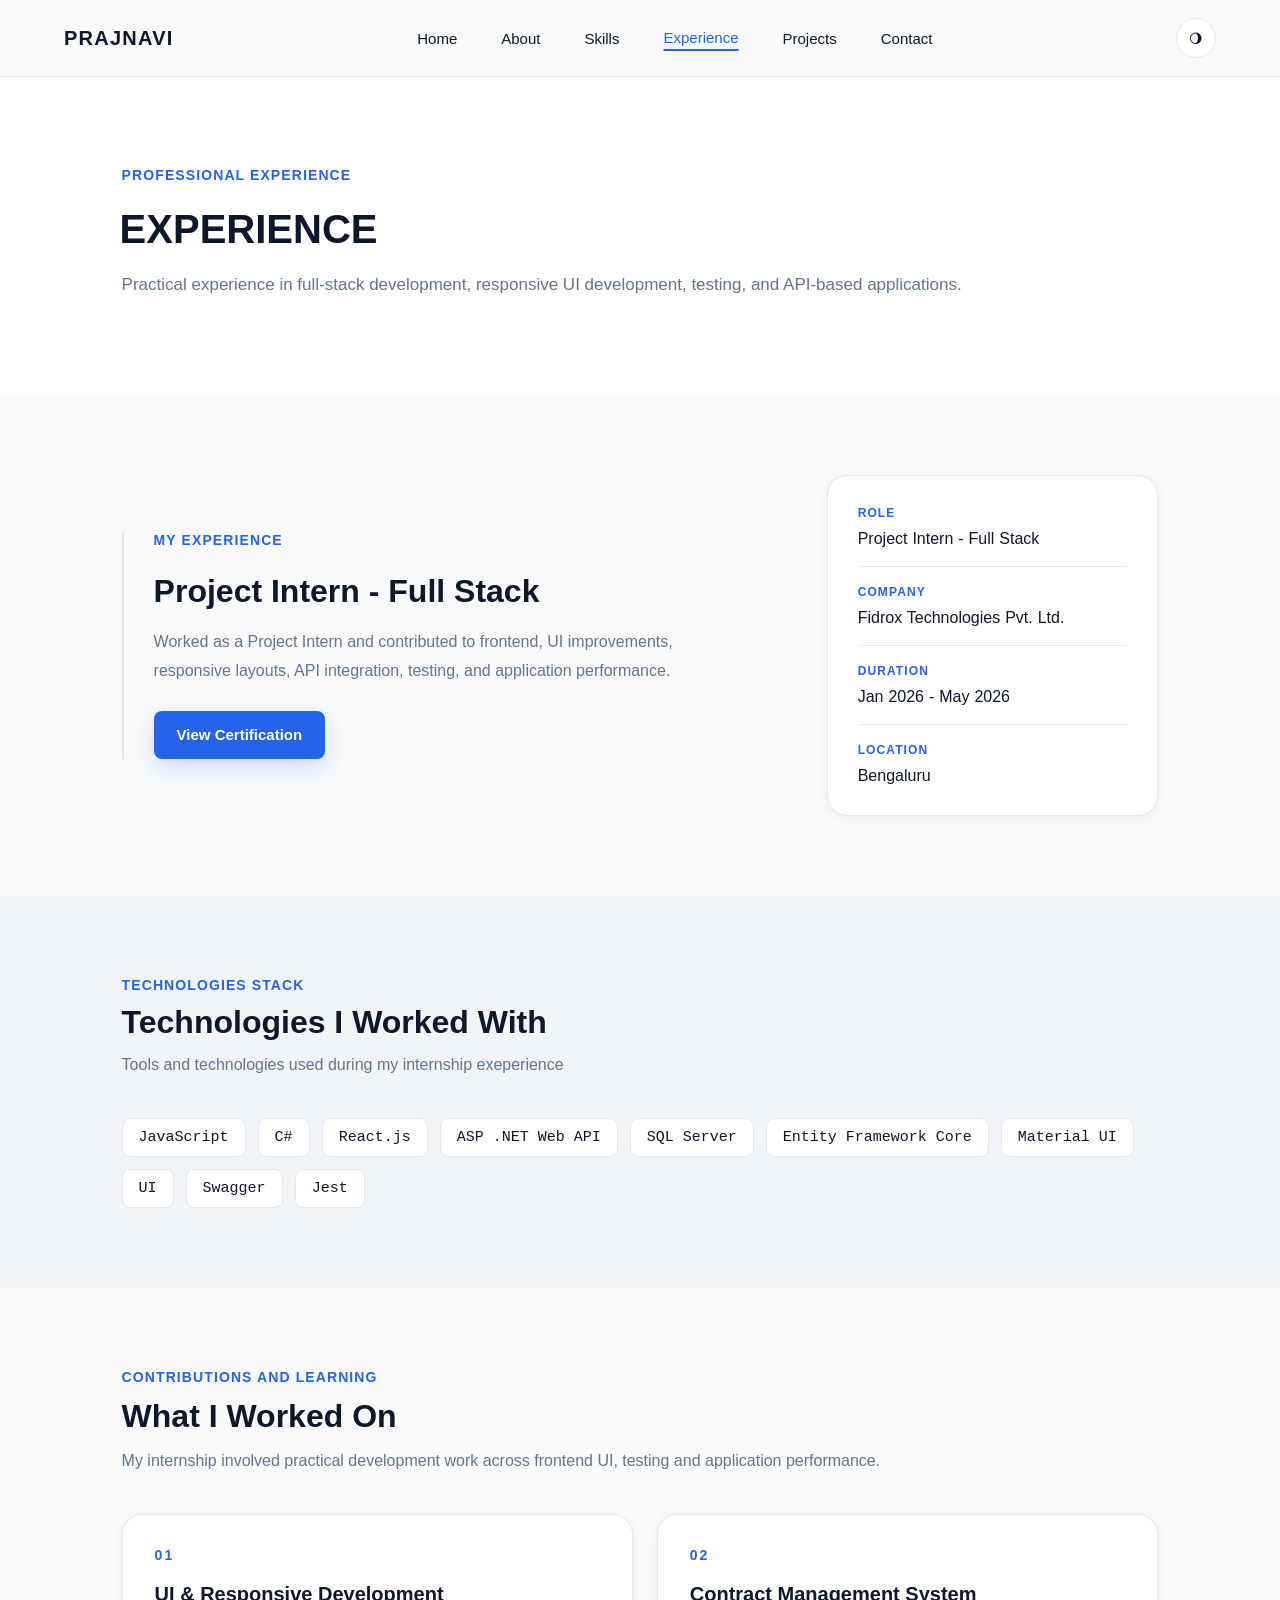
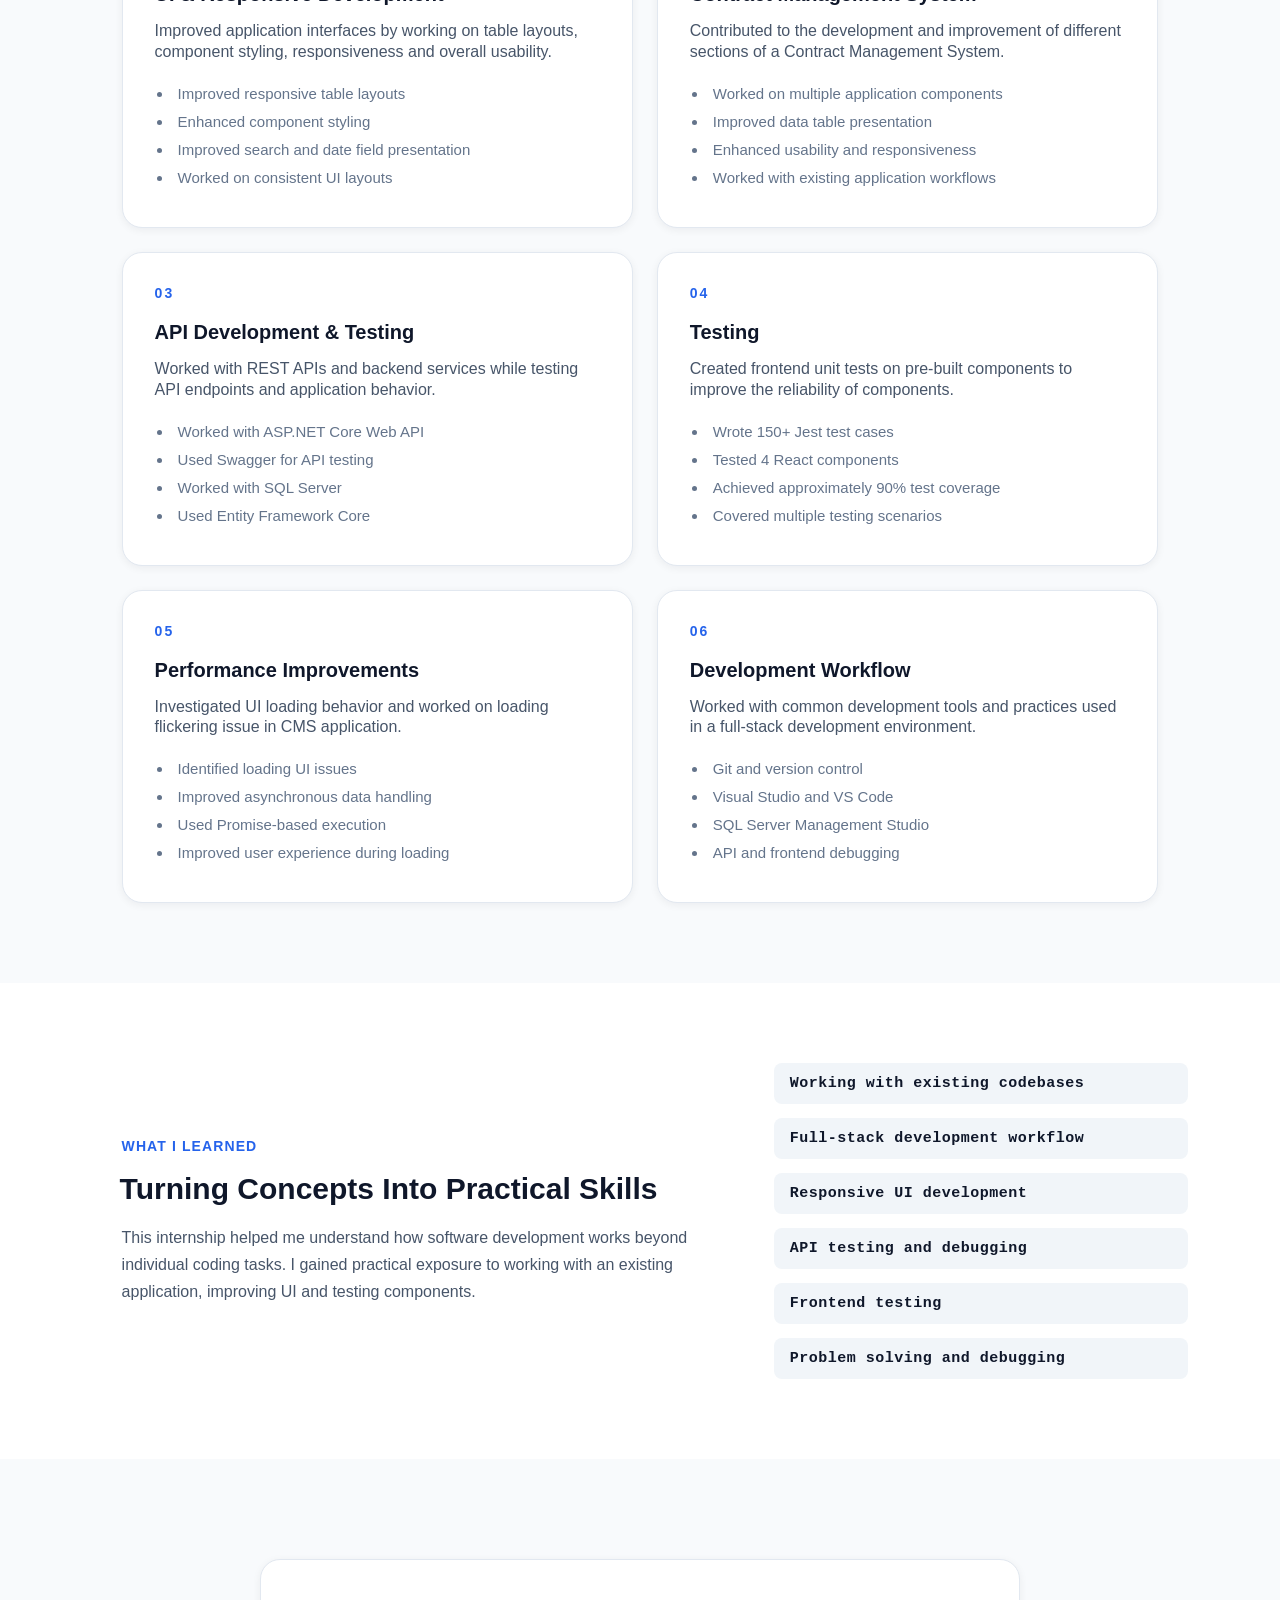
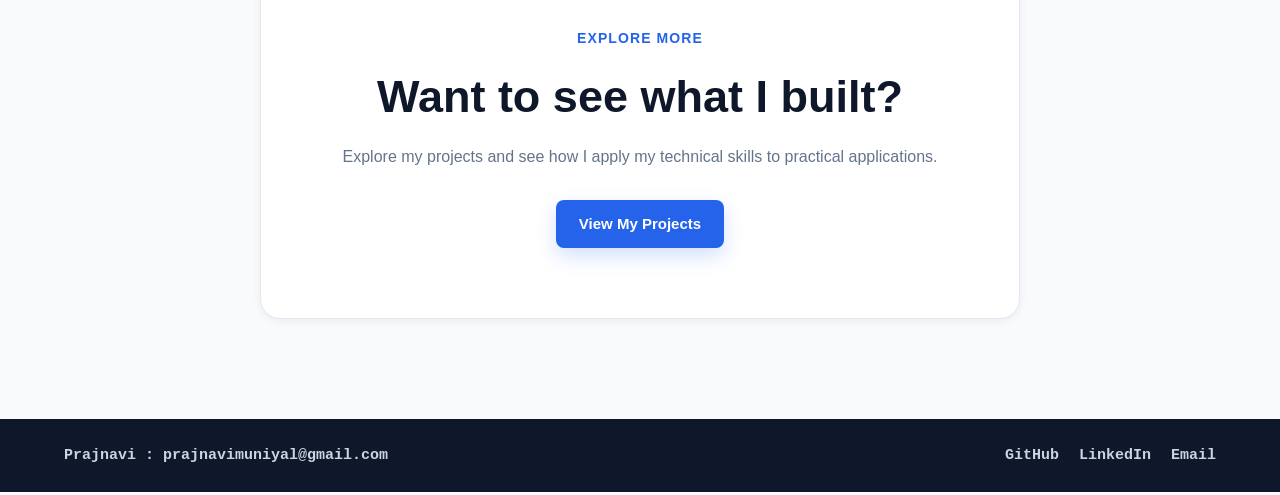
<file: pages/experience.html>
<!DOCTYPE html>
<html lang="en">

<head>
    <meta charset="UTF-8">
    <meta name="viewport" content="width=device-width, initial-scale=1.0">
    
    <meta name="description" content="Prajnavi - Aspiring Software Developer, BCA Data Science Graduate">

    <title>Prajnavi | Aspiring Software Developer</title>

    <link rel="icon" href="../assets/icons/person.svg">

    <link rel="stylesheet" href="../styles/navbar.css">
    <link rel="stylesheet" href="../styles/experience.css">

</head>

<body>
    <header>
        <div class="navbar">
            <div class="container navbar-container">
                <!-- logo -->
                <a href="./index.html" class="logo">PRAJNAVI</a>
                <!-- nav link -->
                <div class="nav-menu" id="nav-menu">
                    <a href="./index.html" class = "nav-link">Home</a>
                    <a href="./about.html" class = "nav-link">About</a>
                    <a href="./skills.html" class = "nav-link">Skills</a>
                    <a href="./experience.html" class = "nav-link active">Experience</a>
                    <a href="./projects.html" class = "nav-link">Projects</a>
                    <a href="./contact.html" class = "nav-link">Contact</a>
                </div>
                <!-- right side - theme and menu -->
                <div class="navbar-actions">
                    <button class="theme" id="theme">
                        <!-- <img src="../assets/icons/dark.svg" alt="dark-theme-icon"> -->
                        🌖︎
                    </button>
                    <button class="menu" id="menu" onclick="menuClick()">☰</button>
                </div>
            </div>
        </div>
        <div class="navbar" id="hidden">
            <div class="container navbar-container" id="small-menu">
                <div class="nav-menu">
                    <a href="./index.html" class = "nav-link">Home</a>
                    <a href="./about.html" class = "nav-link">About</a>
                    <a href="./skills.html" class = "nav-link">Skills</a>
                    <a href="./experience.html" class = "nav-link active">Experience</a>
                    <a href="./projects.html" class = "nav-link">Projects</a>
                    <a href="./contact.html" class = "nav-link">Contact</a>
                </div>
            </div>
        </div>
    </header>

    <main>
        <div class="main">
            <div class="container">
                <span id="label">PROFESSIONAL EXPERIENCE</span>
                <h1>EXPERIENCE</h1>
                <p> Practical experience in full-stack development, responsive UI development, testing, and API-based applications.</p>
            </div>
        </div>
        <div class="exp-intro">
            <div class="container">
                <div class="grid">
                    <div class="exp-summary">
                        <span id="label">MY EXPERIENCE</span>
                        <h2>Project Intern - Full Stack</h2>
                        <!-- <h3>Fidrox Technologies Pvt.Ltd</h3>
                        <p class="exp-duration">January 2026 - May 2026</p> -->
                        <p id="cont">Worked as a Project Intern and contributed to frontend, UI improvements, responsive layouts, API integration, testing, and application performance.</p>
                        <a href="../assets/documents/Internship_completion_letter.pdf" target="_blank" id="certi-exp" class="button btn-main">View Certification</a>
                    </div>

                    <div class="exp-info-card">
                        <div class="info-item">
                            <span id="label">Role</span>
                            <Strong>Project Intern - Full Stack</Strong>
                        </div>
                        <div class="info-item">
                            <span id="label">Company</span>
                            <Strong>Fidrox Technologies Pvt. Ltd.</Strong>
                        </div>
                        <div class="info-item">
                            <span id="label">Duration</span>
                            <Strong>Jan 2026 - May 2026</Strong>
                        </div>
                        <div class="info-item">
                            <span id="label">Location</span>
                            <Strong>Bengaluru</Strong>
                        </div>
                    </div>
                </div>
            </div>
        </div>
        <div class="exp-tech">
            <div class="container">
                <div class="sec-head">
                    <span id="label">Technologies Stack</span>
                    <h2>Technologies I Worked With</h2> 
                    <!-- Technologies to got introduced -->
                    <p>Tools and technologies used during my internship exeperience</p>
                </div>

                <div class="tech">
                    <span>JavaScript</span>
                    <span>C#</span>
                    <span>React.js</span>
                    <span>ASP .NET Web API</span>
                    <span>SQL Server</span>
                    <span>Entity Framework Core</span>
                    <span>Material UI</span>
                    <span>UI</span>
                    <span>Swagger</span>
                    <span>Jest</span>
                </div>
            </div>
        </div>
        <div class="exp-contri">
            <div class="container">
                <div class="sec-head">
                    <span id="label">CONTRIBUTIONS and learning</span>
                    <h2>What I Worked On</h2>
                    <p>My internship involved practical development work across frontend UI, testing and application performance.</p>
                </div>
                <div class="grid">
                    <div class="card">
                        <div class="number">01</div>
                        <h3>UI & Responsive Development</h3>
                        <p>Improved application interfaces by working on table layouts, component styling, responsiveness and overall usability.</p>
                        <ul>
                            <li>Improved responsive table layouts </li>
                            <li>Enhanced component styling</li>
                            <li>Improved search and date field presentation</li>
                            <li>Worked on consistent UI layouts</li>
                        </ul>
                    </div>

                    <div class="card">
                        <div class="number">02</div>
                        <h3>Contract Management System</h3>
                        <p>Contributed to the development and improvement of different sections of a Contract Management System.</p>
                        <ul>
                            <li>Worked on multiple application components</li>
                            <li>Improved data table presentation</li>
                            <li>Enhanced usability and responsiveness</li>
                            <li>Worked with existing application workflows</li>
                        </ul>
                    </div>

                    <div class="card">
                        <div class="number">03</div>
                        <h3>API Development & Testing</h3>
                        <p>Worked with REST APIs and backend services while testing API endpoints and application behavior.</p>
                        <ul>
                            <li>Worked with ASP.NET Core Web API</li>
                            <li>Used Swagger for API testing</li>
                            <li>Worked with SQL Server</li>
                            <li>Used Entity Framework Core</li>
                        </ul>
                    </div>

                    <div class="card">
                        <div class="number">04</div>
                        <h3>Testing</h3>
                        <p>Created frontend unit tests on pre-built components to improve the reliability of components.</p>
                        <ul>
                            <li>Wrote 150+ Jest test cases</li>
                            <li>Tested 4 React components</li>
                            <li>Achieved approximately 90% test coverage</li>
                            <li>Covered multiple testing scenarios</li>
                        </ul>
                    </div>

                    <div class="card">
                        <div class="number">05</div>
                        <h3>Performance Improvements</h3>
                        <p>Investigated UI loading behavior and worked on loading flickering issue in CMS application.</p>
                        <ul>
                            <li>Identified loading UI issues</li>
                            <li>Improved asynchronous data handling</li>
                            <li>Used Promise-based execution</li>
                            <li>Improved user experience during loading</li>
                        </ul>
                    </div>

                    <div class="card">
                        <div class="number">06</div>
                        <h3>Development Workflow</h3>
                        <p>Worked with common development tools and practices used in a full-stack development environment.</p>
                        <ul>
                            <li>Git and version control</li>
                            <li>Visual Studio and VS Code</li>
                            <li>SQL Server Management Studio</li>
                            <li>API and frontend debugging</li>
                        </ul>
                    </div>

                </div>
            </div>
        </div>
        <div class="exp-learning">
            <div class="container">
                <div class="box">
                    <div class="content">
                        <span id="label">What i learned</span>
                        <h2>Turning Concepts Into Practical Skills</h2>
                        <p>This internship helped me understand how software development works beyond individual coding tasks. I gained practical exposure to working with an existing application, improving UI and testing components.</p>
                    </div>
                    <div class="points">
                        <span>Working with existing codebases</span>
                        <span>Full-stack development workflow</span>
                        <span>Responsive UI development</span>
                        <span>API testing and debugging</span>
                        <span>Frontend testing</span>
                        <span>Problem solving and debugging</span>
                    </div>
                </div>
            </div>
        </div>
        <div class="get-touch">
            <div class="container">
                <div class="get-content">
                    <p id="label">Explore more</p>
                    <h2>Want to see what I built?</h2>
                    <p id="summary">Explore my projects and see how I apply my technical skills to practical applications.</p>
                    <a href="./projects.html" class="button btn-main">View My Projects</a>
                </div>
            </div>
        </div>
    </main>

    <footer>
        <div class="footer">
            <div class="container foot-cont">
                <p>Prajnavi : prajnavimuniyal@gmail.com</p>
                <div class="foot-links">
                    <a href="https://github.com/Prajnavi" target="_blank">GitHub</a>
                    <a href="https://www.linkedin.com/in/prajnavi-910333322/" target="_blank">LinkedIn</a>
                    <a href="mailto:prajnavimuniyal@gmail.com">Email</a>
                </div>
            </div>
        </div>
    </footer>

    <script src="../js/script.js"></script>
    
</body>
</html>
</file>
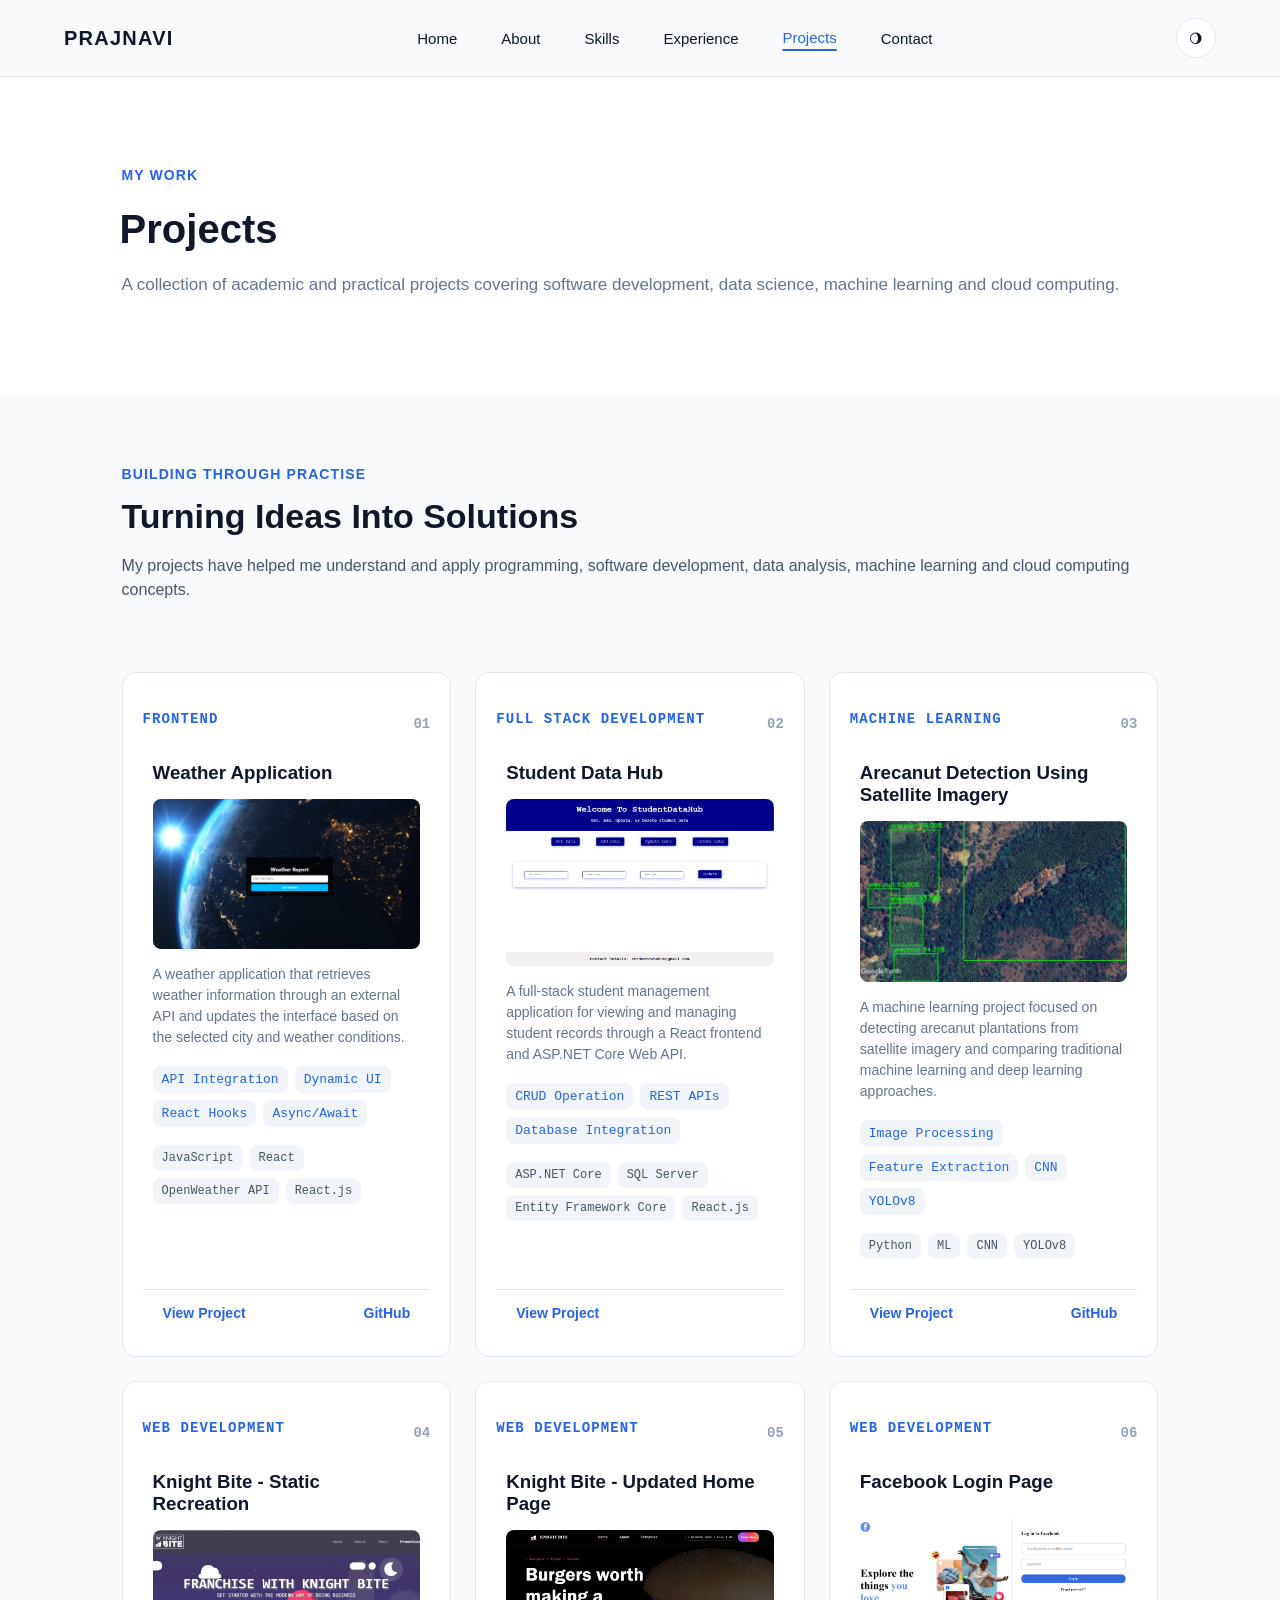
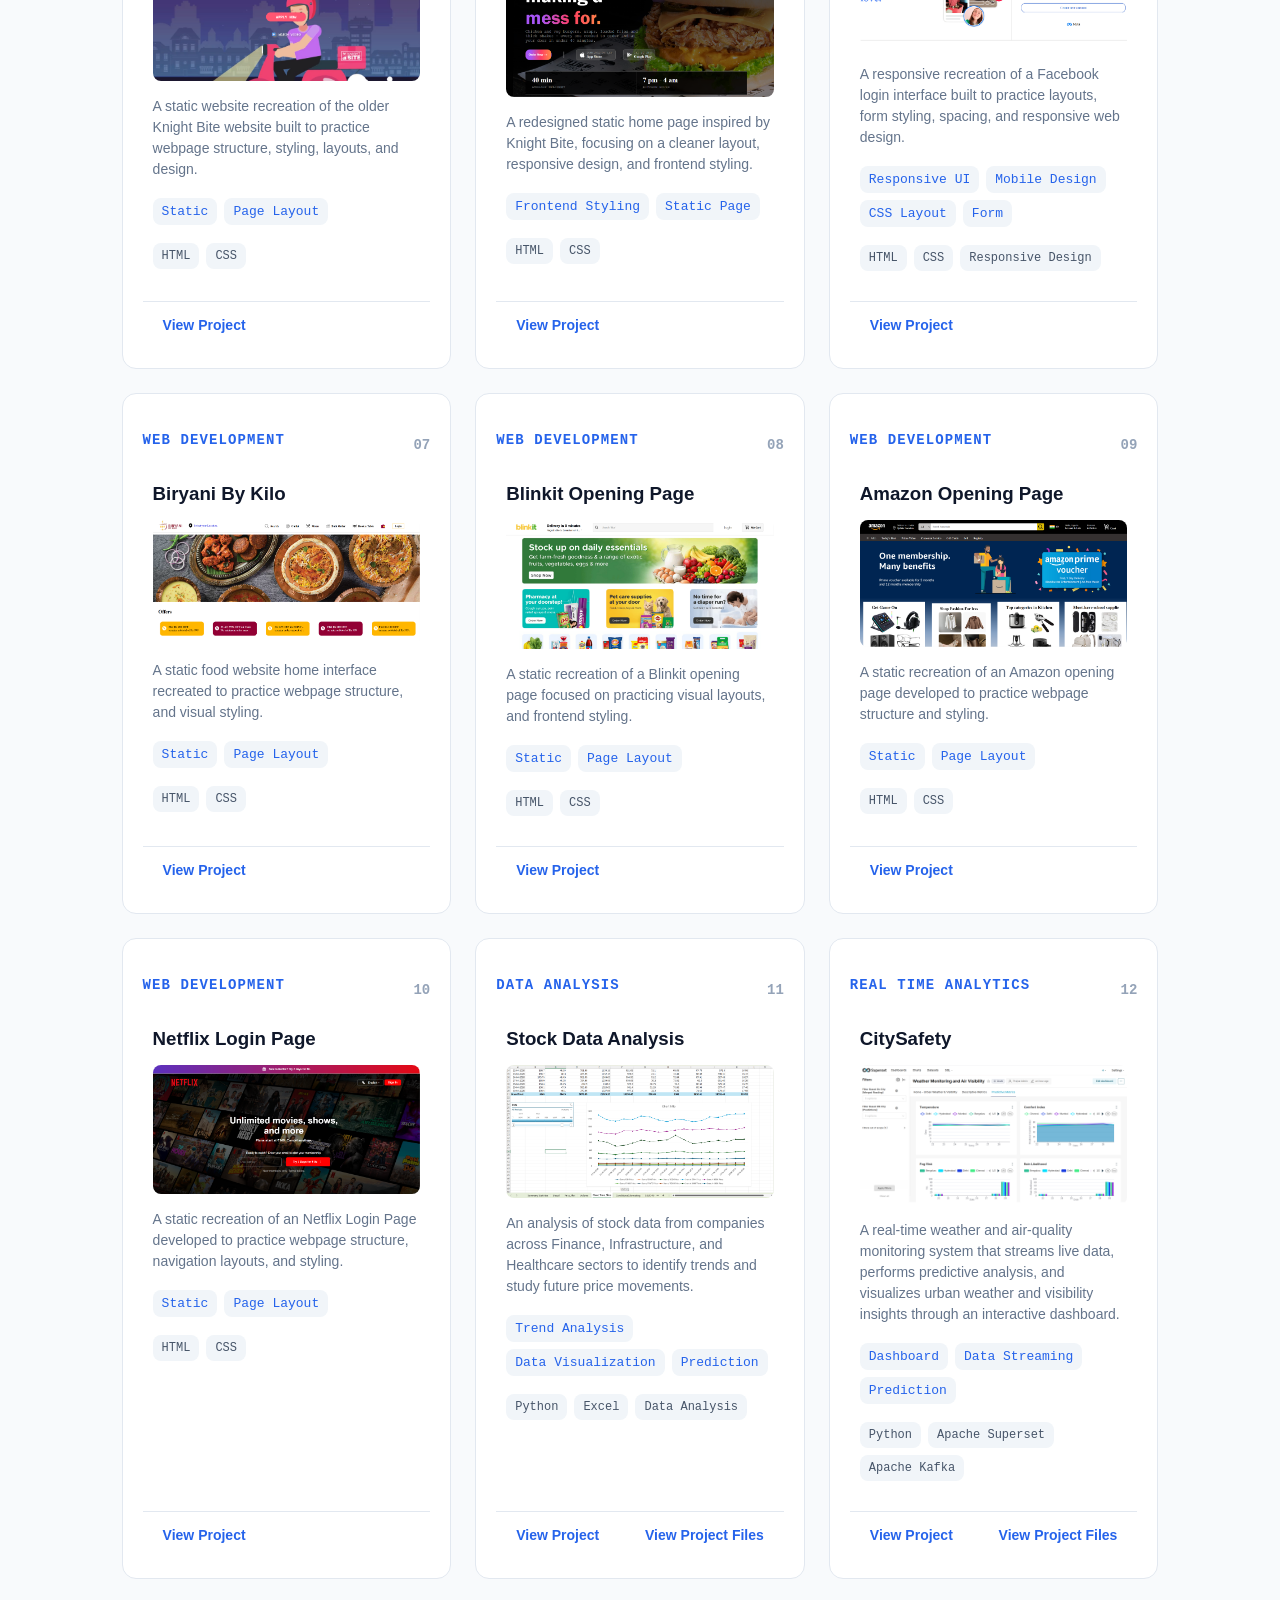
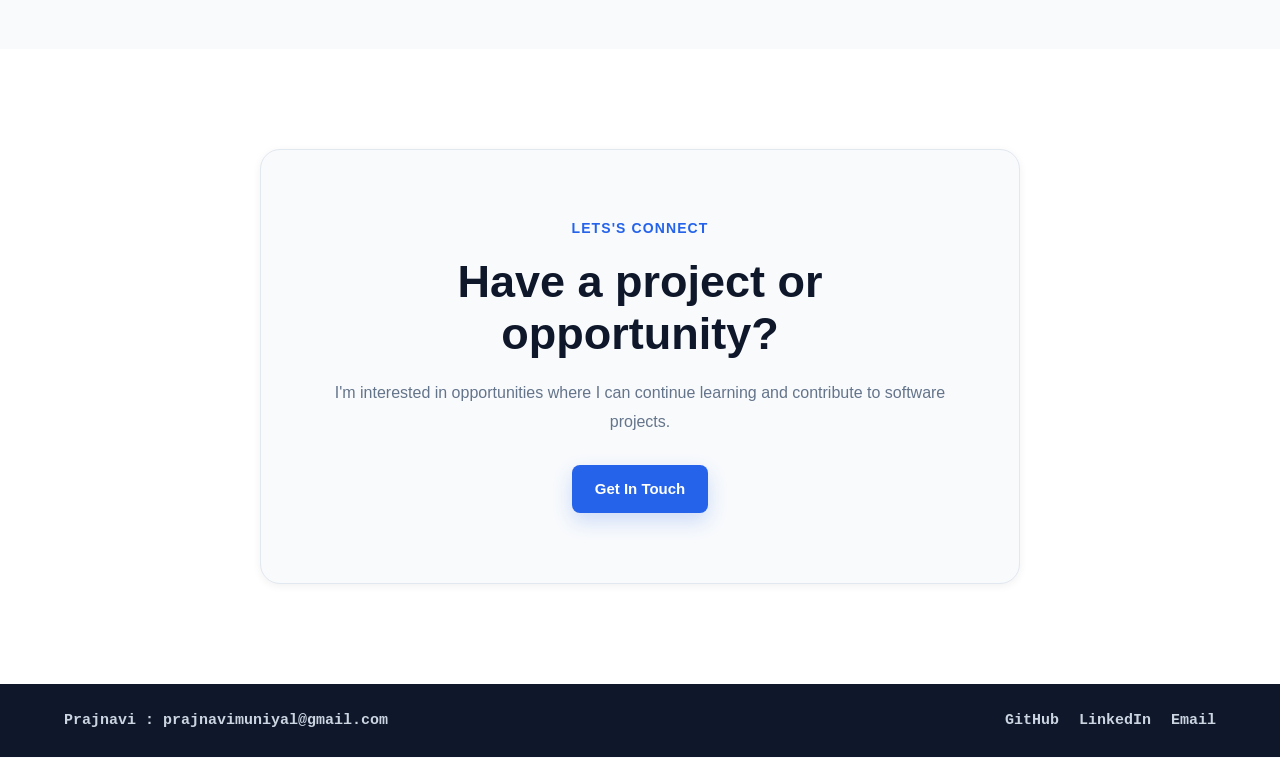
<file: pages/projects.html>
<!DOCTYPE html>
<html lang="en">

<head>
    <meta charset="UTF-8">
    <meta name="viewport" content="width=device-width, initial-scale=1.0">
    
    <meta name="description" content="Prajnavi - Aspiring Software Developer, BCA Data Science Graduate">

    <title>Prajnavi | Aspiring Software Developer</title>

    <link rel="icon" href="../assets/icons/person.svg">

    <link rel="stylesheet" href="../styles/navbar.css">
    <link rel="stylesheet" href="../styles/project.css">

</head>

<body>
    <header>
        <div class="navbar">
            <div class="container navbar-container">
                <!-- logo -->
                <a href="./index.html" class="logo">PRAJNAVI</a>
                <!-- nav link -->
                <div class="nav-menu" id="nav-menu">
                    <a href="./index.html" class = "nav-link">Home</a>
                    <a href="./about.html" class = "nav-link">About</a>
                    <a href="./skills.html" class = "nav-link">Skills</a>
                    <a href="./experience.html" class = "nav-link">Experience</a>
                    <a href="./projects.html" class = "nav-link active">Projects</a>
                    <a href="./contact.html" class = "nav-link">Contact</a>
                </div>
                <!-- right side - theme and menu -->
                <div class="navbar-actions">
                    <button class="theme" id="theme">
                        <!-- <img src="../assets/icons/dark.svg" alt="dark-theme-icon"> -->
                        🌖︎
                    </button>
                    <button class="menu" id="menu" onclick="menuClick()">☰</button>
                </div>
            </div>
        </div>
        <div class="navbar" id="hidden">
            <div class="container navbar-container" id="small-menu">
                <div class="nav-menu">
                    <a href="./index.html" class = "nav-link">Home</a>
                    <a href="./about.html" class = "nav-link">About</a>
                    <a href="./skills.html" class = "nav-link">Skills</a>
                    <a href="./experience.html" class = "nav-link">Experience</a>
                    <a href="./projects.html" class = "nav-link active">Projects</a>
                    <a href="./contact.html" class = "nav-link">Contact</a>
                </div>
            </div>
        </div>
    </header>

    <main>
        <div class="main">
            <div class="container">
                <span id="label">MY work</span>
                <h1>Projects</h1>
                <p>A collection of academic and practical projects covering software development, data science, machine learning and cloud computing.</p>
            </div>
        </div>

        <div class="proj-intro">
            <div class="container">
                <div class="proj-intro-content">
                    <span id="label">Building through practise</span>
                    <h2 id="head">Turning Ideas Into Solutions</h2>
                    <p>My projects have helped me understand and apply programming, software development, data analysis, machine learning and cloud computing concepts.</p>
                </div>
            </div>
        </div>
        <div class="proj">
            <div class="grid container">
                <div class="card" id="frontend">
                    <div class="proj-head">
                        <span class="proj-category" id="label">FRONTEND</span>
                        <span class="proj-num">01</span>
                    </div>
                    <div class="proj-body">
                        <h3>Weather Application</h3>
                        <img src="../assets/images/weather.png" alt="">
                        <p class="proj-discri">A weather application that retrieves weather information through an external API and updates the interface based on the selected city and weather conditions.</p>
                        <div class="proj-high">
                            <span>API Integration</span>
                            <span>Dynamic UI</span>
                            <span>React Hooks</span>
                            <span>Async/Await</span>
                        </div>
                        <div class="proj-tech">
                            <span>JavaScript</span>
                            <span>React</span>
                            <span>OpenWeather API</span>
                            <span>React.js</span>
                        </div>
                    </div>
                    <div class="proj-foot">
                        <a href="https://resonant-bonbon-07811a.netlify.app" class="proj-link" target="_blank">View Project</a>
                        <a href="https://github.com/Prajnavi/weather-application" class="proj-link" target="_blank">GitHub</a>
                    </div>
                </div>

                <div class="card" id="full-stack">
                    <div class="proj-head">
                        <span class="proj-category" id="label">FULL STACK DEVELOPMENT</span>
                        <span class="proj-num">02</span>
                    </div>
                    <div class="proj-body">
                        <h3>Student Data Hub</h3>
                        <img src="../assets/images/student-data-hub.png" alt="">
                        <p class="proj-discri">A full-stack student management application for viewing and managing student records through a React frontend and ASP.NET Core Web API.</p>
                        <div class="proj-high">
                            <span>CRUD Operation</span>
                            <span>REST APIs</span>
                            <span>Database Integration</span>
                        </div>
                        <div class="proj-tech">
                            <span>ASP.NET Core</span>
                            <span>SQL Server</span>
                            <span>Entity Framework Core</span>
                            <span>React.js</span>
                        </div>
                    </div>
                    <div class="proj-foot">
                        <a href="https://drive.google.com/file/d/1GvJfEScwHSVsWVpDXOkX5Ree7zo6T0_W/view?usp=sharing" target="_blank" class="proj-link">View Project</a>
                        <!-- <a href="#" class="proj-link">GitHub</a> -->
                    </div>
                </div>

                <div class="card" id="python">
                    <div class="proj-head">
                        <span class="proj-category" id="label">MACHINE LEARNING</span>
                        <span class="proj-num">03</span>
                    </div>
                    <div class="proj-body">
                        <h3>Arecanut Detection Using Satellite Imagery</h3>
                        <img src="../assets/images/arecanut.jpg" alt="">
                        <p class="proj-discri">A machine learning project focused on detecting arecanut plantations from satellite imagery and comparing traditional machine learning and deep learning approaches.</p>
                        <div class="proj-high">
                            <span>Image Processing</span>
                            <span>Feature Extraction</span>
                            <span>CNN</span>
                            <span>YOLOv8</span>
                        </div>
                        <div class="proj-tech">
                            <span>Python</span>
                            <span>ML</span>
                            <span>CNN</span>
                            <span>YOLOv8</span>
                        </div>
                    </div>
                    <div class="proj-foot">
                        <a href="https://drive.google.com/file/d/18znxvI9vokDxZu23405gznobpH1YnJPS/view?usp=sharing" target="_blank" class="proj-link">View Project</a>
                        <a href="https://github.com/Prajnavi/Arecanut_Detection_Satellite_Imagery" target="_blank" class="proj-link">GitHub</a>
                    </div>
                </div>

                <div class="card" id="frontend">
                    <div class="proj-head">
                        <span class="proj-category" id="label">WEB DEVELOPMENT</span>
                        <span class="proj-num">04</span>
                    </div>
                    <div class="proj-body">
                        <h3>Knight Bite - Static Recreation</h3>
                        <img src="../assets/images/knight-bite-old.png" alt="">
                        <p class="proj-discri">A static website recreation of the older Knight Bite website built to practice webpage structure, styling, layouts, and design.</p>
                        <div class="proj-high">
                            <span>Static</span>
                            <span>Page Layout</span>
                            <!-- <span></span> -->
                        </div>
                        <div class="proj-tech">
                            <span>HTML</span>
                            <span>CSS</span>
                        </div>
                    </div>
                    <div class="proj-foot">
                        <a href="https://drive.google.com/drive/folders/1ZXm5Do_uQt_VNlBmnRXU3xCf3uvHdKF8?usp=sharing" target="_blank" class="proj-link">View Project</a>
                        <!-- <a href="#" class="proj-link">GitHub</a> -->
                    </div>
                </div>

                <div class="card" id="frontend">
                    <div class="proj-head">
                        <span class="proj-category" id="label">Web DEVELOPMENT</span>
                        <span class="proj-num">05</span>
                    </div>
                    <div class="proj-body">
                        <h3>Knight Bite - Updated Home Page</h3>
                        <img src="../assets/images/knight-bite.png" alt="">
                        <p class="proj-discri">A redesigned static home page inspired by Knight Bite, focusing on a cleaner layout, responsive design, and frontend styling.</p>
                        <div class="proj-high">
                            <span>Frontend Styling</span>
                            <span>Static Page</span>
                        </div>
                        <div class="proj-tech">
                            <span>HTML</span>
                            <span>CSS</span>
                        </div>
                    </div>
                    <div class="proj-foot">
                        <a href="https://drive.google.com/drive/folders/1Wo9i0TyvaIwl1p-tKTQOPniHpcF-Y938?usp=sharing" target="_blank" class="proj-link">View Project</a>
                        <!-- <a href="#" class="proj-link">GitHub</a> -->
                    </div>
                </div>
                <div class="card" id="frontend">
                    <div class="proj-head">
                        <span class="proj-category" id="label">WEB DEVELOPMENT</span>
                        <span class="proj-num">06</span>
                    </div>
                    <div class="proj-body">
                        <h3>Facebook Login Page</h3>
                        <img src="../assets/images/facebook.png" alt="">
                        <p class="proj-discri">A responsive recreation of a Facebook login interface built to practice layouts, form styling, spacing, and responsive web design.</p>
                        <div class="proj-high">
                            <span>Responsive UI</span>
                            <span>Mobile Design</span>
                            <span>CSS Layout</span>
                            <span>Form</span>
                        </div>
                        <div class="proj-tech">
                            <span>HTML</span>
                            <span>CSS</span>
                            <span>Responsive Design</span>
                        </div>
                    </div>
                    <div class="proj-foot">
                        <a href="https://drive.google.com/drive/folders/1oXtBIVbzT-voA0GyCm4TWfUSIvf9Jg2y?usp=sharing" target="_blank" class="proj-link">View Project</a>
                        <!-- <a href="#" class="proj-link">GitHub</a> -->
                    </div>
                </div>

                <div class="card" id="frontend">
                    <div class="proj-head">
                        <span class="proj-category" id="label">WEB DEVELOPMENT</span>
                        <span class="proj-num">07</span>
                    </div>
                    <div class="proj-body">
                        <h3>Biryani By Kilo</h3>
                        <img src="../assets/images/briyani-by-kilo.png" alt="">
                        <p class="proj-discri">A static food website home interface recreated to practice webpage structure, and visual styling.</p>
                        <div class="proj-high">
                            <span>Static</span>
                            <span>Page Layout</span>
                            <!-- <span></span> -->
                        </div>
                        <div class="proj-tech">
                            <span>HTML</span>
                            <span>CSS</span>
                        </div>
                    </div>
                    <div class="proj-foot">
                        <a href="https://drive.google.com/drive/folders/1UThKzofujWnks5okV3lelrnPWNsiaKwO?usp=sharing" target="_blank" class="proj-link">View Project</a>
                        <!-- <a href="#" class="proj-link">GitHub</a> -->
                    </div>
                </div>

                <div class="card" id="frontend">
                    <div class="proj-head">
                        <span class="proj-category" id="label">WEB DEVELOPMENT</span>
                        <span class="proj-num">08</span>
                    </div>
                    <div class="proj-body">
                        <h3>Blinkit Opening Page</h3>
                        <img src="../assets/images/blinkit.png" alt="">
                        <p class="proj-discri">A static recreation of a Blinkit opening page focused on practicing visual layouts, and frontend styling.</p>
                        <div class="proj-high">
                            <span>Static</span>
                            <span>Page Layout</span>
                            <!-- <span></span> -->
                        </div>
                        <div class="proj-tech">
                            <span>HTML</span>
                            <span>CSS</span>
                        </div>
                    </div>
                    <div class="proj-foot">
                        <a href="https://drive.google.com/drive/folders/1ZshjeHNU-B9Dz53leRFDnQGIfDck6xAT?usp=sharing" target="_blank" class="proj-link">View Project</a>
                        <!-- <a href="#" class="proj-link">GitHub</a> -->
                    </div>
                </div>

                <div class="card" id="frontend">
                    <div class="proj-head">
                        <span class="proj-category" id="label">WEB DEVELOPMENT</span>
                        <span class="proj-num">09</span>
                    </div>
                    <div class="proj-body">
                        <h3>Amazon Opening Page</h3>
                        <img src="../assets/images/amazon-home.png" alt="">
                        <p class="proj-discri">A static recreation of an Amazon opening page developed to practice webpage structure and styling.</p>
                        <div class="proj-high">
                            <span>Static</span>
                            <span>Page Layout</span>
                            <!-- <span></span> -->
                        </div>
                        <div class="proj-tech">
                            <span>HTML</span>
                            <span>CSS</span>
                        </div>
                    </div>
                    <div class="proj-foot">
                        <a href="https://drive.google.com/drive/folders/1xMOky_G9yUuwTL1rQZ3TMOYrt-hE1VjI?usp=sharing" target="_blank" class="proj-link">View Project</a>
                        <!-- <a href="#" class="proj-link">GitHub</a> -->
                    </div>
                </div>

                <div class="card" id="frontend">
                    <div class="proj-head">
                        <span class="proj-category" id="label">WEB DEVELOPMENT</span>
                        <span class="proj-num">10</span>
                    </div>
                    <div class="proj-body">
                        <h3>Netflix Login Page</h3>
                        <img src="../assets/images/netflix.png" alt="">
                        <p class="proj-discri">A static recreation of an Netflix Login Page developed to practice webpage structure, navigation layouts, and styling.</p>
                        
                        <div class="proj-high">
                            <span>Static</span>
                            <span>Page Layout</span>
                            <!-- <span></span> -->
                        </div>
                        <div class="proj-tech">
                            <span>HTML</span>
                            <span>CSS</span>
                        </div>
                    </div>
                    <!-- <br><br>
                    <br><br> <p></p><br> -->
                    <div class="proj-foot">
                        <a href="https://drive.google.com/drive/folders/1xMOky_G9yUuwTL1rQZ3TMOYrt-hE1VjI?usp=sharing" target="_blank" class="proj-link">View Project</a>
                        <!-- <a href="#" class="proj-link">GitHub</a> -->
                    </div>
                </div>

                <div class="card" id="python data-analysis">
                    <div class="proj-head">
                        <span class="proj-category" id="label">Data Analysis</span>
                        <span class="proj-num">11</span>
                    </div>
                    <div class="proj-body">
                        <h3>Stock Data Analysis</h3>
                        <img src="../assets/images/stock-data.png" alt="">
                        <p class="proj-discri">An analysis of stock data from companies across Finance, Infrastructure, and Healthcare sectors to identify trends and study future price movements.</p>
                        
                        <div class="proj-high">
                            <span>Trend Analysis</span>
                            <span>Data Visualization</span>
                            <span>Prediction</span>
                        </div>
                        <div class="proj-tech">
                            <span>Python</span>
                            <span>Excel</span>
                            <span>Data Analysis</span>
                        </div>
                    </div>
                    <!-- <br><br> <p></p> -->
                    <div class="proj-foot">
                        <a href="https://drive.google.com/file/d/155SDH4i8_7qGp7i-W-SGXToTnoZRAvoM/view?usp=sharing" target="_blank" class="proj-link">View Project</a>
                        <a href="https://drive.google.com/drive/folders/1Qz_iQxWr7lMA_fv9uNoNyQj9g3U0CCzd?usp=sharing" target="_blank" class="proj-link">View Project Files</a>
                        <!-- <a href="#" class="proj-link">GitHub</a> -->
                    </div>
                </div>

                <div class="card" id="python data-analysis">
                    <div class="proj-head">
                        <span class="proj-category" id="label">Real Time Analytics</span>
                        <span class="proj-num">12</span>
                    </div>
                    <div class="proj-body">
                        <h3>CitySafety</h3>
                        <img src="../assets/images/citysafety.png" alt="">
                        <p class="proj-discri">A real-time weather and air-quality monitoring system that streams live data, performs predictive analysis, and visualizes urban weather and visibility insights through an interactive dashboard.</p>
                        <div class="proj-high">
                            <span>Dashboard</span>
                            <span>Data Streaming</span>
                            <span>Prediction</span>
                        </div>
                        <div class="proj-tech">
                            <span>Python</span>
                            <span>Apache Superset</span>
                            <span>Apache Kafka</span>
                        </div>
                    </div>
                    <div class="proj-foot">
                        <a href="https://drive.google.com/file/d/1fhYG1z7ENdfIyVYnv4RM1tXcTzC6tr5M/view?usp=sharing" target="_blank" class="proj-link">View Project</a>
                        <a href="https://drive.google.com/drive/folders/1iM4BrqQnkSR4FmglmyA2w0HtpNApfF_O?usp=sharing" target="_blank" class="proj-link">View Project Files</a>
                        <!-- <a href="#" class="proj-link">GitHub</a> -->
                    </div>
                </div>



            </div>
        </div>
        <div class="get-touch">
            <div class="container">
                <div class="get-content">
                    <p id="label">Lets's connect</p>
                    <h2>Have a project or opportunity?</h2>
                    <p id="summary">I'm interested in opportunities where I can continue learning and contribute to software projects.</p>
                    <a href="./contact.html" class="button btn-main">Get In Touch</a>
                </div>
            </div>
        </div>


    </main>

    <footer>
        <div class="footer">
            <div class="container foot-cont">
                <p>Prajnavi : prajnavimuniyal@gmail.com</p>
                <div class="foot-links">
                    <a href="https://github.com/Prajnavi" target="_blank">GitHub</a>
                    <a href="https://www.linkedin.com/in/prajnavi-910333322/" target="_blank">LinkedIn</a>
                    <a href="mailto:prajnavimuniyal@gmail.com">Email</a>
                </div>
            </div>
        </div>
    </footer>

    <script src="../js/script.js"></script>
    
</body>
</html>
</file>
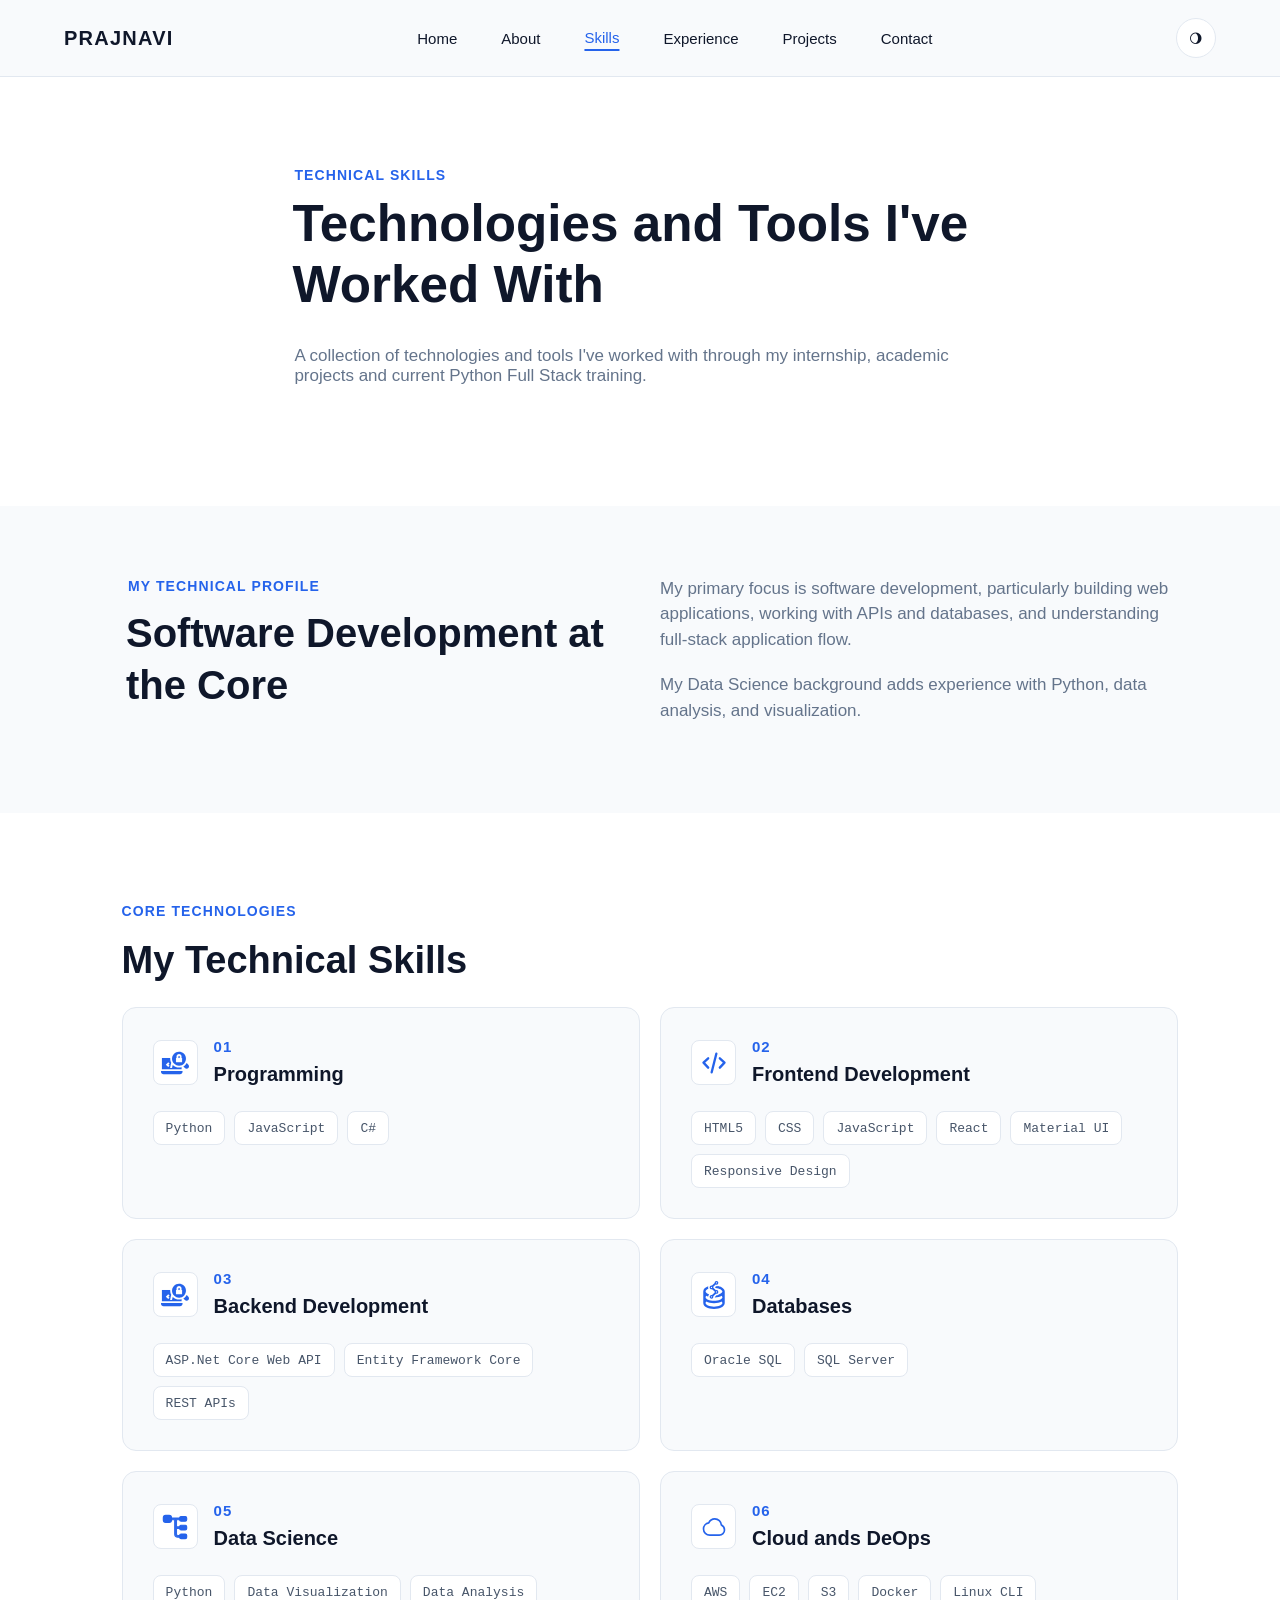
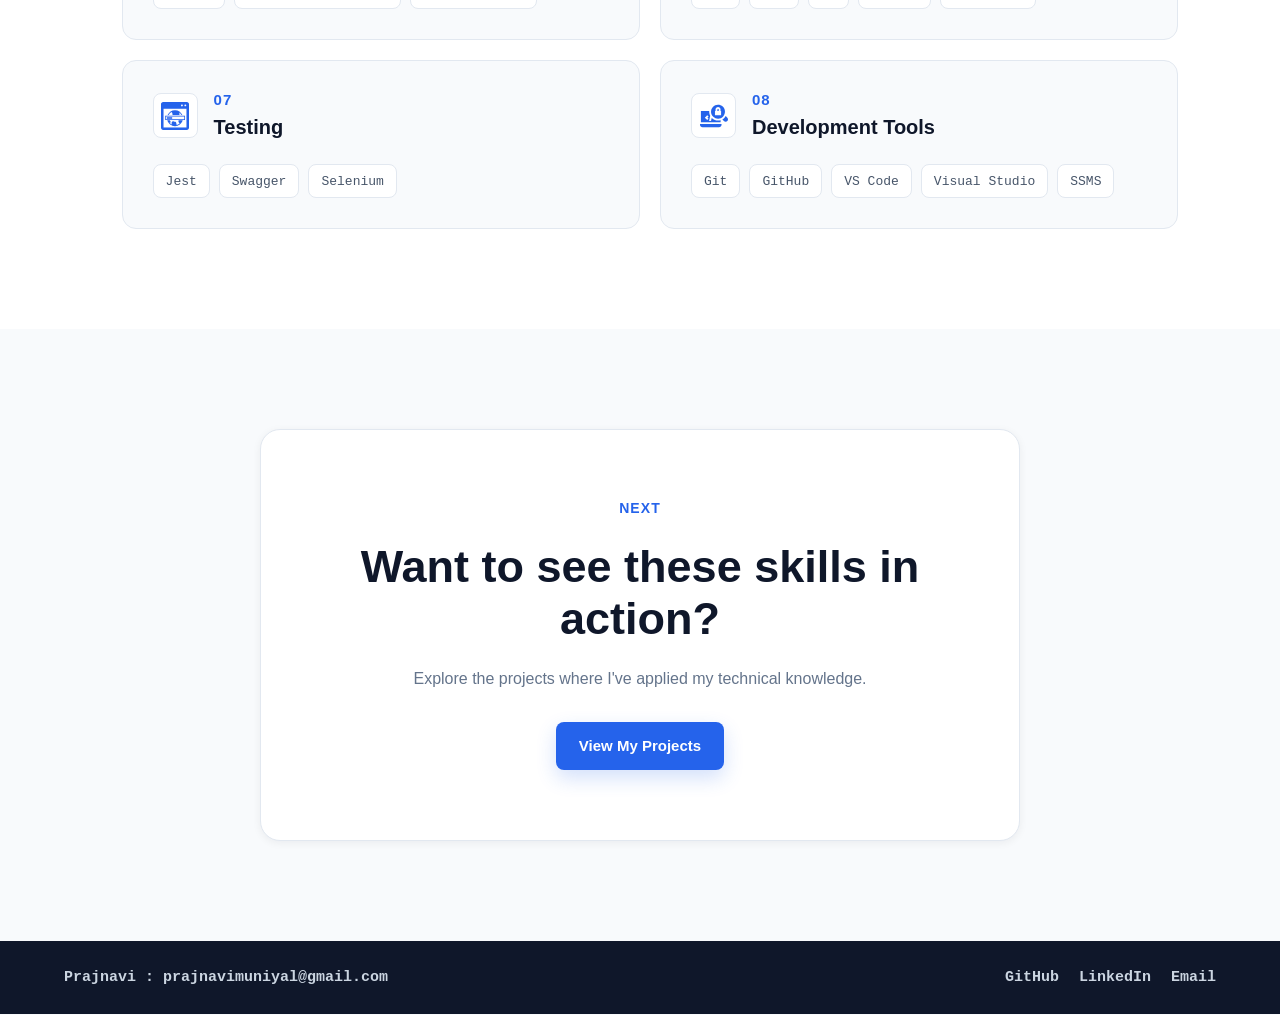
<file: pages/skills.html>
<!DOCTYPE html>
<html lang="en">

<head>
    <meta charset="UTF-8">
    <meta name="viewport" content="width=device-width, initial-scale=1.0">
    
    <meta name="description" content="Prajnavi - Aspiring Software Developer, BCA Data Science Graduate">

    <title>Prajnavi | Aspiring Software Developer</title>

    <link rel="icon" href="../assets/icons/person.svg">

    <link rel="stylesheet" href="../styles/navbar.css">
    <link rel="stylesheet" href="../styles/skills.css">

</head>

<body>
    <header>
        <div class="navbar">
            <div class="container navbar-container">
                <!-- logo -->
                <a href="./index.html" class="logo">PRAJNAVI</a>
                <!-- nav link -->
                <div class="nav-menu" id="nav-menu">
                    <a href="./index.html" class = "nav-link">Home</a>
                    <a href="./about.html" class = "nav-link">About</a>
                    <a href="./skills.html" class = "nav-link active">Skills</a>
                    <a href="./experience.html" class = "nav-link">Experience</a>
                    <a href="./projects.html" class = "nav-link">Projects</a>
                    <a href="./contact.html" class = "nav-link">Contact</a>
                </div>
                <!-- right side - theme and menu -->
                <div class="navbar-actions">
                    <button class="theme" id="theme">
                        <!-- <img src="../assets/icons/dark.svg" alt="dark-theme-icon"> -->
                        🌖︎
                    </button>
                    <button class="menu" id="menu" onclick="menuClick()">☰</button>
                </div>
            </div>
        </div>
        <div class="navbar" id="hidden">
            <div class="container navbar-container" id="small-menu">
                <div class="nav-menu">
                    <a href="./index.html" class = "nav-link">Home</a>
                    <a href="./about.html" class = "nav-link">About</a>
                    <a href="./skills.html" class = "nav-link active">Skills</a>
                    <a href="./experience.html" class = "nav-link">Experience</a>
                    <a href="./projects.html" class = "nav-link">Projects</a>
                    <a href="./contact.html" class = "nav-link">Contact</a>
                </div>
            </div>
        </div>
    </header>
    <main>
        <div class="main skill">
            <div class="container">
                <p id="label">Technical skills</p>
                <h1>Technologies and Tools I've Worked With</h1>
                <p>A collection of technologies and tools I've worked with through my internship, academic projects and current Python Full Stack training.</p>
            </div>
        </div>
        <div class="main skills-intro">
            <div class="conatainer skils-grid">
                <div>
                    <p id="label">MY technical Profile</p>
                    <h2>Software Development at the Core</h2>
                </div>
                <div>
                    <p> My primary focus is software development, particularly building web applications, working with APIs and databases, and understanding full-stack application flow. </p>
                    <p>My Data Science background adds experience with Python, data analysis, and visualization.</p>
                </div>
            </div>
        </div>
        <div class="main skill-sec">
            <div class="container">
                <div class="sec-head">
                    <p id="label">Core Technologies</p>
                    <h2>My Technical Skills</h2>
                </div>
                <div class="skill-grid">

                    <div class="card">
                        <div class="head">
                            <span class="icon">
                                <img src="../assets/icons/programming.svg" alt="">
                            </span>
                            <div>
                                <span class="num">01</span>
                                <h3>Programming</h3>
                            </div>
                        </div>
                        <div class="list">
                            <span>Python</span>
                            <span>JavaScript</span>
                            <span>C#</span>
                        </div>
                    </div>

                    <div class="card">
                        <div class="head">
                            <span class="icon">
                                <img src="../assets/icons/code.svg" alt="">
                            </span>
                            <div>
                                <span class="num">02</span>
                                <h3>Frontend Development</h3>
                            </div>
                        </div>
                        <div class="list">
                            <span>HTML5</span>
                            <span>CSS</span>
                            <span>JavaScript</span>
                            <span>React</span>                                                             
                            <span>Material UI</span>
                            <span>Responsive Design</span>
                        </div>
                    </div>

                    <div class="card">
                        <div class="head">
                            <span class="icon">
                                <img src="../assets/icons/programming.svg" alt="">
                            </span>
                            <div>
                                <span class="num">03</span>
                                <h3>Backend Development</h3>
                            </div>
                        </div>
                        <div class="list">
                            <span>ASP.Net Core Web API</span>
                            <span>Entity Framework Core</span>
                            <span>REST APIs</span>
                        </div>
                    </div>

                    <div class="card">
                        <div class="head">
                            <span class="icon">
                                <img src="../assets/icons/data.svg" alt="">
                            </span>
                            <div>
                                <span class="num">04</span>
                                <h3>Databases</h3>
                            </div>
                        </div>
                        <div class="list">
                            <span>Oracle SQL</span>
                            <span>SQL Server</span>
                        </div>
                    </div>

                    <div class="card">
                        <div class="head">
                            <span class="icon">
                                <img src="../assets/icons/data-2.svg" alt="">
                            </span>
                            <div>
                                <span class="num">05</span>
                                <h3>Data Science</h3>
                            </div>
                        </div>
                        <div class="list">
                            <span>Python</span>
                            <span>Data Visualization</span>
                            <span>Data Analysis</span>
                        </div>
                    </div>

                    <div class="card">
                        <div class="head">
                            <span class="icon">
                                <img src="../assets/icons/cloud.svg" alt="">
                            </span>
                            <div>
                                <span class="num">06</span>
                                <h3>Cloud ands DeOps</h3>
                            </div>
                        </div>
                        <div class="list">
                            <span>AWS</span>
                            <span>EC2</span>
                            <span>S3</span>
                            <span>Docker</span>
                            <span>Linux CLI</span>
                        </div>
                    </div>

                    <div class="card">
                        <div class="head">
                            <span class="icon">
                                <img src="../assets/icons/test.svg" alt="">
                            </span>
                            <div>
                                <span class="num">07</span>
                                <h3>Testing</h3>
                            </div>
                        </div>
                        <div class="list">
                            <span>Jest</span>
                            <span>Swagger</span>
                            <span>Selenium</span>
                        </div>
                    </div>

                    <div class="card">
                        <div class="head">
                            <span class="icon">
                                <img src="../assets/icons/programming.svg" alt="">
                            </span>
                            <div>
                                <span class="num">08</span>
                                <h3>Development Tools</h3>
                            </div>
                        </div>
                        <div class="list">
                            <span>Git</span>
                            <span>GitHub</span>
                            <span>VS Code</span>
                            <span>Visual Studio</span>
                            <span>SSMS</span>
                        </div>
                    </div>
                </div>
            </div>
        </div>

        <div class="get-touch">
            <div class="container">
                <div class="get-content">
                    <p id="label">Next</p>
                    <h2>Want to see these skills in action?</h2>
                    <p id="summary">Explore the projects where I've applied my technical knowledge.</p>
                    <a href="./projects.html" class="button btn-main">View My Projects</a>
                </div>
            </div>
        </div>
    </main>

    <footer>
        <div class="footer">
            <div class="container foot-cont">
                <p>Prajnavi : prajnavimuniyal@gmail.com</p>
                <div class="foot-links">
                    <a href="https://github.com/Prajnavi" target="_blank">GitHub</a>
                    <a href="https://www.linkedin.com/in/prajnavi-910333322/" target="_blank">LinkedIn</a>
                    <a href="mailto:prajnavimuniyal@gmail.com">Email</a>
                </div>
            </div>
        </div>
    </footer>

    <script src="../js/script.js"></script>
    
</body>
</html>
</file>
<file: styles/navbar.css>
/* css properies */
:root {
    --primary-font:Arial, Helvetica, sans-serief;
    --primary-color:#2563eb;
    --primary-dark-color:#1d4ed8;
    --primary-light-color: #eff6ff;

    --text-color: #0f172a;
    --secondary-text-color:#475569;
    --secondary-muted-color:#64748b;


    --background-color:#f8fafc;
    --surface-color:#ffffff;
    --alter-surface-color:#f1f5f9;


    --border-color:#e2e8f0;

    --transition: all 0.3s ease;

}
* {
    margin: 0;
    padding: 0;
    box-sizing: border-box;
}

html {
    scroll-behavior: smooth;
}
body{
    font-family: var(--primary-font);
    background-color: var(--background-color);
    color:var(--text-color);
}
a {
    text-decoration: none;
    color: inherit; /*! to change the color depended on the parent*/
    /* color:var(--text-color); */
}
button {
    font-family: var(--primary-font);
    /* font-family: inherit; */
}
img {
    /* max-width: 100%; */
    display: block;
}
.container {
    /* width: 100%; */
    margin: 0 5%;
}

.navbar {
    position: sticky;
    top: 0;
    width: 100%;
    background-color:rgba(248, 250, 252, 0.92);
    border-bottom: 1px solid var(--border-color);
}
.navbar .navbar-container {
    min-height:76px ;
    display: flex;
    align-items: center;
    justify-content: space-between;
    /* gap:30px */
}
.navbar .navbar-container .logo {
    font-size: 20px;
    font-weight: 800;
    letter-spacing:1.25px ;
    color: var(--text-color);
    transition: var(--transition);
}
.navbar .navbar-container .logo:hover {
    color: var(--primary-color);
}

.navbar .navbar-container .nav-menu {
    display: flex;
    align-items: center;
    gap: 28px;
}
.navbar .navbar-container .nav-menu .nav-link {
    font-size: 15px;
    font-weight: 500;
    padding: 8px;

}
.navbar .nav-link:hover, .navbar .nav-link.active {
    color: var(--primary-color);
    text-decoration: underline;
    text-decoration-thickness: 1.5px;
    text-underline-offset: 6px; /*! to give the space between underline and text*/
    transition: var(--transition);
    transform: translateY(-1px);

}
.navbar .navbar-actions {
    display: flex;
    align-items: center;
    gap: 10px;
}
.navbar .navbar-actions .theme, .navbar .navbar-actions .menu {
    border: 1px solid var(--border-color);
    background-color: var(--surface-color);
    color: var(--text-color);
    width: 40px;
    height: 40px;
    border-radius: 50%;
    display: flex;
    align-items: center;
    justify-content: center;
    cursor: pointer;
}
.navbar .navbar-actions .theme:hover, .navbar .navbar-actions .menu:hover {
    border-color: var(--primary-color);
    color: var(--primary-color);
    transition: var(--transition);
    transform: translateY(-2px); /*! upward for 2px*/
}
.navbar .navbar-actions .menu {
    display: none;
}

#hidden {
    display: none;
    width: 100%;
    background-color: rgba(248, 250, 252, 0.92);;
    border-bottom: 1px solid var(--border-color);
}
#hidden .navbar-container {
    width: 100%;
}
#hidden .nav-menu {
    display: flex;
    flex-wrap: wrap;
    justify-content: center;
    gap:20px;
    width: 100%;
    align-items: center;
}
/*  todo : adding smothness to the hidden nav bar */

.footer {
    background-color: var(--text-color);
    color: #cbd5e1;
    padding: 28px 0;
    font-weight: bold;
    font-family: monospace;
}
.footer .foot-cont {
    display: flex;
    align-items: center;
    justify-content: space-between;
    flex-wrap: wrap;
    gap: 20px;
}
.footer .foot-cont p {
    font-size: 15px;
}
.footer .foot-cont .foot-links{
    display: flex;
    gap: 20px;
}
.footer .foot-cont .foot-links a {
    font-size: 15px;
    transition: var(--transition);
}
.footer .foot-cont .foot-links a:hover {
    color:  white;
    transform: translateY(-2px);
}

/* dynamic properties */
@media (max-width: 880px) {
    .navbar .navbar-actions .menu {
        display: flex;
    }
    .navbar .navbar-container #nav-menu {
        display: none;
    }
}
@media (min-width: 881px) {
    #hidden {
        display: none !important; 
  }
}
@media (max-width:620px) {
    .footer .foot-cont p {
        display: none;
    }
    .footer .foot-cont .foot-links {
        width: 100%;
        justify-content: space-between;
        padding: 0% 5%;
    }
}



/* ------------ */
/* dark theme */

body.dark-mode {

    --primary-color: #3b8bee;
    --primary-dark-color: #3b82f6;
    --primary-light-color: #172554;

    --text-color: #f1f5f9;
    --secondary-text-color: #cbd5e1;
    --secondary-muted-color: #94a3b8;

    --background-color: #0f172a;
    --surface-color: #172540;
    --alter-surface-color: #1e293b;

    --border-color: #334155;

    --small-shadow: 0 2px 8px rgba(0, 0, 0, 0.25);
    --medium-shadow: 0 10px 30px rgba(0, 0, 0, 0.30);
    --large-shadow: 0 20px 50px rgba(0, 0, 0, 0.40);

    --code-background: #020617;
    --code-header: #0f172a;
    --code-text: #e2e8f0;
    --code-keyword: #c084fc;
    --code-property: #60a5fa;
    --code-string: #86efac;
}

body.dark-mode {
    background-color: var(--background-color);
    color: var(--text-color);
}
body.dark-mode .navbar {
    background-color: rgba(15, 23, 42, 0.92);
}
body.dark-mode #hidden {
    background-color: rgba(15, 23, 42, 0.95);
}
body.dark-mode .btn-main {
    color: #ffffff;
}
body.dark-mode .card {
    color: var(--text-color);
}
body.dark-mode input, body.dark-mode textarea {
    color: var(--text-color);
    background-color: var(--background-color);
    border-color: var(--border-color);
}
body.dark-mode input::placeholder, body.dark-mode textarea::placeholder {
    color: var(--secondary-muted-color);
}
body.dark-mode .code-card {
    border-color: #334155;
}
body.dark-mode .footer {
    background-color: #020617;
    color: #94a3b8;
}
body.dark-mode a {
    color: inherit;
}
body.dark-mode img {
    opacity: 0.95;
}
body.dark-mode .text-link {
    color: var(--primary-color);
}
body.dark-mode .text-link:hover {
    text-decoration: underline;
    text-underline-offset: 5px;
}
body.dark-mode .exp-learning .box .points span {
    background-color: #232f49ef;
}
body.dark-mode .proj span {
    background-color: var(--background-color);
}
body.dark-mode .contact-section .group input, body.dark-mode  .contact-section .group textarea {
    border:1px solid var(--border-color);
}
body.dark-mode #label, body.dark-mode .proj .proj-num {
    background-color: inherit;
}
</file>
<file: styles/home.css>
/* css properies */
:root {
    --primary-font:Arial, Helvetica, sans-serief;
    --primary-color:#2563eb;
    --primary-dark-color:#1d4ed8;
    --primary-light-color: #eff6ff;

    --text-color: #0f172a;
    --secondary-text-color:#475569;
    --secondary-muted-color:#64748b;


    --background-color:#f8fafc;
    --surface-color:#ffffff;
    --alter-surface-color:#f1f5f9;


    --border-color:#e2e8f0;

    --small-radius:8px;
    --medium-radius:14px;
    --large-radius:20px;

    --small-shadow: 0 2px 8px rgba(15, 23, 42, 0.06);
    --medium-shadow:0 10px 30px rgba(15, 23, 42, 0.08);
    --large-shadow:0 20px 50px rgba(15, 23, 42, 0.12);

    --transition: all 0.3s ease;

    --code-background:#0f172a;
    --code-header: #1e293b;
    --code-text:  #e2e8f0;
    --code-keyword: #c084fc;
    --code-property: #60a5fa;
    --code-string:#86efac;

}
* {
    margin: 0;
    padding: 0;
    box-sizing: border-box;
}

.main {
    /* min-width: calc(100vh -76px); */
    display: flex;
    align-items: center;
    padding:90px 5% 100px;
    justify-content: center;
    /* overflow: hidden; */
}

.main .main-container {
    display: grid;
    align-items: center;
    gap: 80px;
}
/* .main .main-content { 
} */
.main .main-content .greeting {
    color: var(--primary-color);
    font-size: 16px;
    font-weight: bold;
    margin-bottom: 16px;
}
.main .main-content .title {
    font-size: clamp(48px, 5vw, 70px); /*min prefred max*/
    /* font-size: 6vw; */
    letter-spacing: -0.64px;
    font-weight: 800;
    margin-bottom: 20px;
}
.main .main-content .title span {
    display: block;
    color: var(--primary-color);
}
.main .main-content .main-subtitle {
    font-size: 19px;
    font-weight: bold;
    color: var(--secondary-text-color);
    margin-bottom: 22px;
}
.main .main-content .main-subtitle span {
    color: var(--primary-color);
    margin: 0 5px;
}
.main .main-content .main-description {
    max-width: 620px;
    font-size: 17px;
    color: var(--secondary-muted-color);
    margin-bottom: 32px;
    line-height: 1.5; /* spac between line*/
    
}
.main .main-content .main-buttons {
    display:  flex;
    align-items:  center;
    gap:14px;
    flex-wrap: wrap;
    margin-bottom: 18px;
}
/* common button */
.button {
    display: inline-flex;
    align-items: center;
    justify-content: center;
    height: 48px;
    padding: 0 22px;
    border-radius: var(--small-radius);
    font-size: 15px;
    font-weight: bold;
    border: 1px solid transparent;
    cursor: pointer;
    transition: var(--transition)
}
.button:hover{
    transform: translateY(-3px);
}
.btn-main {
    background-color: var(--primary-color);
    color: white;
    box-shadow: 0px 8px 20px rgba(37, 99, 235, 0.20);
    /* box-shadow: var(--medium-shadow); */
}
.btn-main:hover {
    background-color: var(--primary-dark-color);
    box-shadow: 0 12px 25px rgba(37, 99, 235, 0.28);
}
.main .main-content .main-buttons .btn-sec-main {
    background-color: var(--surface-color);
    color: var(--text-color);
    border-color: var(--border-color);
}
.main .main-content .main-buttons .btn-sec-main:hover {
    border-color: var(--primary-color);
    color: var(--primary-color);
}
.main .main-content .social-links {
    display: flex;
    align-items: center;
    gap: 24px;
    margin-top: 35px;
    font-family: monospace;
}
.main .main-content .social-links a {
    color: var(--secondary-muted-color);
    /* font-size: 15.5px; */
    font-size: 16px;
    font-weight: bold;
    transition: var(--transition);
}
.main .main-content .social-links a:hover {
    color: var(--primary-color);
    text-decoration: underline;
    text-underline-offset: 5px;
    transition: var(--transition);
    transform: translateY(-2px);
}

.main .visual-card {
    display:  flex;
    justify-content: center;
    align-items: center;
}
.main .visual-card .code-card {
    width: 100%;
    max-width: 520px;
    background-color: var(--code-background);
    border-radius: var(--large-radius);
    overflow: hidden;
    box-shadow: var(--large-shadow);
    border: 1px solid rgba(255,255,255,0.08);
}
.main .visual-card .code-card  .card-header  {
    height: 50px;
    display: flex;
    align-items: center;
    gap: 16px;
    padding: 0 18px;
    border-bottom: 1px solid  rgba(255, 255, 255, 0.06);
}
.main .visual-card .code-card   .card-header p {
    color: var(--secondary-muted-color);
    font-family: 'Courier New', Courier, monospace;
    font-size: 13px;
}
.main .visual-card .code-card .dots {
    display: flex;
    gap: 6px;
}
.main .visual-card .code-card .dots span {
    width: 9px;
    height: 9px;
    border-radius: 50%;
    background-color: var(--secondary-muted-color);
}
.main .visual-card .code-card  .code-content {
    padding: 28px 26px;
}
.main .visual-card .code-card  .code-content pre {
    margin: 0;
    font-family: 'Courier New', Courier, monospace;
    font-size: 14px;
    line-height: 1.8;
    color: var(--code-text);
}
.main .visual-card .code-card  .code-content .keyword {
    color: var(--code-keyword);
}
.main .visual-card .code-card  .code-content .property {
    color: var(--code-property);
}
.main .visual-card .code-card  .code-content .string {
    color: var(--code-string);
}


/* what i do  and experience*/
.section-heading {
    margin-bottom: 50px;
}
#label {
    color: var(--primary-color);
    text-transform: uppercase;
    margin-bottom: 15px;
    letter-spacing: 1.1px;
    font-weight: bolder;
    font-size: 14px;
    /* font-family: 'Courier New', Courier, monospace; */
}


/* what i do */
.what-i-do {
    background-color: var(--surface-color);
    padding: 100px 5%;
}

.what-i-do .grid {
    display: grid;
    grid-template-columns: repeat(4, auto);
    gap: 20px;
}
.what-i-do .grid .card {
    padding: 28px;
    background-color: var(--background-color);
    border: 1px solid var(--border-color);
    border-radius: var(--medium-radius);
    transition: var(--transition);
}
.what-i-do .grid .card:hover {
    transform: translateY(-6px);
    border-color: rgba(37, 99, 235, 0.30);
    box-shadow: var(--medium-shadow);
}
.what-i-do .grid .card .card-icon {
    width: 48px;
    height: 48px;
    display: flex;
    align-items: center;
    justify-content: center;
    margin-bottom: 20px;
    border-radius: 12px;
    background-color: var(--primary-light-color);
    color: var(--primary-color);
}
.what-i-do .grid .card .card-icon img {
    height: 30px;
    width: auto;
}
.what-i-do h3 {
    font-size: 16px;
    margin-bottom: 10px;
}
.what-i-do p {
    color: var(--secondary-muted-color);
    font-size: 15px;
    line-height: 1.5;
}

/* experience */

.experience {
    padding: 100px 5%;
    background-color: var(--background-color);
}
.experience .exp-view {
    display: grid;
    grid-template-columns: auto auto;
    gap: 50px;
    padding: 40px;
    background-color: var(--surface-color);
    border-radius: var(--large-radius);
    border: 1px solid var(--border-color);
    box-shadow: var(--small-shadow);
}
.experience .info {
    display: grid;
    justify-content: space-between;
}
.experience .exp-view .exp-company {
    color: var(--primary-color);
    font-size: 14px;
    font-weight: bold;
    letter-spacing: 1.15px;
    margin-bottom: 15px;
    text-transform: uppercase;
}
.experience .exp-view .info h3 {
    font-size: 23px;
    margin-bottom: 15px;
}
.experience .exp-view .exp-duration{
    color: var(--secondary-muted-color);
    font-size: 15px;
    /* font-size: 16px;
    font-family: monospace;
    letter-spacing: -1px; */
}
.experience .summary {
    padding-left: 30px;
    border-left: 2px solid var(--border-color);
}
.experience .summary  p {
    color: var(--secondary-text-color);
    line-height: 1.7;
    margin-bottom: 20px;
}
/* text-link */
.text-link {
    display: flex;
    align-items: center;
    color: var(--primary-color);
    font-size: 17px;
    font-weight: bolder;
    font-family: monospace;
    transition: var(--transition);
}
.text-link:hover {
    transform: translateX(4px);
    text-decoration: underline;
    text-underline-offset: 5px;
    
}

/* project */
.project {
    background-color: var(--surface-color);
    padding: 100px 5%;
}
.project #sec-content {
    color: var(--secondary-muted-color);
    font-size: 16px;
    line-height: 1.5;
    margin-top: 10px;
    margin-bottom: 20px;
}
.project .grid {
    display: grid;
    grid-template-columns: repeat(3, auto);
    gap: 24px;
}
.project .grid .card {
    overflow: hidden;
    background-color: var(--background-color);
    border: 1px solid var(--border-color);
    border-radius: var(--medium-radius);
    transition: var(--transition);
}
.project .grid .card:hover {
    transform: translateY(-7px);
    box-shadow: var(--medium-shadow);
    border-color:rgba(37, 99, 235, 0.30);
}
.project .grid .card img {
    height: auto;
    width: 100%;
    display: flex;
    align-items: center;
    justify-content: center;   
}
.project .proj-content {
    padding: 26px;
}
.project .proj-content .proj-cont-summary {
    color: var(--secondary-muted-color);
    font-size: 15px;
    line-height: 1.7;
    letter-spacing: 0.3px;
    margin-bottom: 20px;
}
.project .proj-category {
    color: var(--primary-color);
    font-size: 12px;
    /* font-family: monospace; */
    /* letter-spacing: 0.5px; */
    font-weight: bold;
    margin-bottom: 15px;
}
.project .proj-content h3 {
    font-size: 20px;
    margin-bottom: 15px;
}
.project .proj-button {
    margin:50px 0px;
    display: flex;
    justify-content: center;
    align-items: center;
}

.home-get-touch {
    background-color: var(--background-color);
    padding: 100px 5%;
}
.home-get-touch .get-content {
    max-width: 760px;
    margin: 0 auto;
    text-align: center;
    padding: 70px 5%;
    background-color: var(--surface-color);
    border: 1px solid var(--border-color);
    border-radius: var(--large-radius);
    box-shadow: var(--small-shadow);
    transition: var(--transition);
}
.home-get-touch .get-content:hover {
    transform: translateY(-7px);
    border: 2px solid var(--border-color);
    box-shadow: var(--medium-shadow);
}
.home-get-touch .get-content h2 {
    font-size: clamp(30px, 4vw, 45px);
    line-height: 1.15;
    margin-bottom: 20px;
    margin-top: 25px;
}
.home-get-touch .get-content #summary {
    margin: 0 auto 28px;
    color: var(--secondary-muted-color);
    line-height: 1.8;
}



/* dynamic properties */
@media (min-width:880px) {
    .main .main-container {
        display: flex;
        justify-content: space-between;
    }
    .main .main-container .main-content {
        width: 50%;
    }
    .main .main-container .visual-card {
        width: 50%;
    }
    
}
@media (max-width:880px) {
    /* experience */
    .experience .exp-view {
        grid-template-columns: auto;
    }
    .experience .summary{
        border-left: none;
        border-top: 1px solid var(--border-color);
        padding-left: 0;
        padding-top: 30px;
    }

    /* project */
    .project .grid {
        grid-template-columns: auto;
        gap: 20px;
    }
}
@media (max-width:768px) {
    .main .main-container {
        text-align: center;
    }
    .main .main-buttons {
        width: 100%;
    }
    .button {
        width: 100%;
    }
    .main .social-links {
        flex-wrap: wrap;
    }
    .main .code-card {
        text-align: left;
    }
    /* what i do */
    .what-i-do .grid {
        grid-template-columns: auto;
        gap: 16px;
    }
    .what-i-do .card {
        padding: 24px;
    }
}
@media (min-width: 769px) and (max-width: 1040px) {
    .what-i-do .grid {
        grid-template-columns: auto auto;
    }
    
}
@media (min-width:1281px) {
    .main .main-container {
        gap: 160px;
    }
}
</file>
<file: styles/about.css>
:root {
    --primary-font:Arial, Helvetica, sans-serief;
    --primary-color:#2563eb;
    --primary-dark-color:#1d4ed8;
    --primary-light-color: #eff6ff;

    --text-color: #0f172a;
    --secondary-text-color:#475569;
    --secondary-muted-color:#64748b;


    --background-color:#f8fafc;
    --surface-color:#ffffff;
    --alter-surface-color:#f1f5f9;


    --border-color:#e2e8f0;

    --small-radius:8px;
    --medium-radius:14px;
    --large-radius:20px;

    --small-shadow: 0 2px 8px rgba(15, 23, 42, 0.06);
    --medium-shadow:0 10px 30px rgba(15, 23, 42, 0.08);
    --large-shadow:0 20px 50px rgba(15, 23, 42, 0.12);

    --transition: all 0.3s ease;

    --code-background:#0f172a;
    --code-header: #1e293b;
    --code-text:  #e2e8f0;
    --code-keyword: #c084fc;
    --code-property: #60a5fa;
    --code-string:#86efac;

}
* {
    margin: 0;
    padding: 0;
    box-sizing: border-box;
}

.main {
    /* min-width: calc(100vh -76px); */
    display: flex;
    align-items: center;
    padding:90px 5% 100px;
    background-color: var(--surface-color);
    /* overflow: hidden; */
}

.main  .container {
    display: grid;
    align-items: center;
    gap: 10px;
}

/* main */
.main  .container h1 {
    font-size: clamp(45px, 4vw, 55px);
    margin-top: -10px;
    font-weight: 700;
    line-height: 1.2;
    margin-left: -2px;
    margin-bottom: 20px;
}
.main  .container p {
    color: var(--secondary-muted-color);
    font-size: 17px;
    /* font-weight: bold; */
    transition: var(--transition);
    margin-bottom: 20px;
}


/* common button */
.button {
    display: inline-flex;
    align-items: center;
    justify-content: center;
    height: 48px;
    padding: 0 22px;
    border-radius: var(--small-radius);
    font-size: 15px;
    font-weight: bold;
    border: 1px solid transparent;
    cursor: pointer;
    transition: var(--transition)
}
.button:hover{
    transform: translateY(-3px);
}
.btn-main {
    background-color: var(--primary-color);
    color: white;
    box-shadow: 0px 8px 20px rgba(37, 99, 235, 0.20);
    /* box-shadow: var(--medium-shadow); */
}
.btn-main:hover {
    background-color: var(--primary-dark-color);
    box-shadow: 0 12px 25px rgba(37, 99, 235, 0.28);
}

/* .section-heading {
    margin-bottom: 50px;
} */
#label {
    color: var(--primary-color);
    text-transform: uppercase;
    margin-bottom: 10px;
    letter-spacing: 1.1px;
    font-weight: bolder;
    font-size: 14px;
    /* font-family: 'Courier New', Courier, monospace; */
}

.main-head {
    padding: 5% 14%;
}

.intro {
    padding: 50px 5%;
    background-color: var(--background-color);
}
.intro .grid {
    display: grid;
    grid-template-columns: 35% 65%;
    gap: 30px;
    align-items: start;
}

.intro .grid  h2 {
    font-size: 35px;
    line-height: 1.15;
    letter-spacing:-1px;
}
.intro .grid p {
    color: var(--secondary-text-color);
    line-height: 1.5;
    margin-bottom: 18px;
    letter-spacing: 0.5px;
}

.about-focus {
    padding: 80px 5%;
    background-color: var(--surface-color);
}
.about-focus .grid {
    display: grid;
    grid-template-columns: 60% 40%;
    gap: 20px;
}
.about-focus .grid  .card {
    background-color: var(--background-color);
    padding: 30px;
    border: 1px solid var(--border-color);
    border-radius: var(--medium-radius);
    overflow: hidden;
    transition: var(--transition);
}
.about-focus .grid  .card:hover {
    transform: translate(-6px);
    border-color: var(--primary-dark-color);
    box-shadow: var(--medium-shadow);
}
.main h2 {
    margin-top: 15px;
    margin-bottom: 18px;
    font-size: 35px;
    margin-left: -1px;
    line-height: 1.3;
    letter-spacing: 0.5px;
}
.main p {
    color: var(--secondary-text-color);
    margin-bottom: 30px;
    line-height: 1.5;
    letter-spacing: 0.3px;
}
.about-focus .grid .card .card-num {
    color: var(--primary-color);
    font-size: 15px;
    font-weight: bold;
    letter-spacing: 1px;
    margin-bottom: 20px;
}
.about-focus .grid .card h3 {
    font-size: 20px;
    margin-bottom: 12px;
}
/* common tech style */
.tech {
    display: flex;
    flex-wrap: wrap;
    gap: 12px;
}
.tech span {
    padding: 7px 10px;
    border: solid 1px var(--border-color);
    border-radius: var(--small-radius);
    color: var(--text-color);
    background-color: var(--surface-color);
    font-size: 15px;
    font-weight: 500;
    transition: var(--transition);
    font-family: monospace;
}
.tech #done {
    color: green;
    border-color: green;
}
.tech span:hover {
    transform: translateY(-3px);
    border-color: var(--primary-color);
    color: var(--primary-color);
}


/* time line */
.my-journey {
    background-color: var(--background-color);
    padding: 70px 5%; 
}
.my-journey h2{
    font-size: 35px;
    margin-top: 20px;
}
.my-journey .journey-timeline {
    position: relative;
    max-width: 900px;
    margin: 70px auto;
    border-left: 2px solid var(--border-color);
    height: fit-content;
}
.my-journey p {
    color: var(--secondary-text-color);
    margin-bottom: 30px;
    line-height: 1.5;
    letter-spacing: 0.3px;
}

.my-journey .journey-timeline .item {
    position: relative;
    display: grid;
    grid-template-columns: 46px auto;
    gap: 20px;
    margin-bottom: 50px;
}

.my-journey .journey-timeline .num {
    position: relative;
    width: 45px;
    height: 45px;
    display: flex;
    align-items: center;
    justify-content: center;
    border: 2px solid var(--primary-color);
    border-radius: 50%;
    background-color: var(--surface-color);
    color: var(--primary-color);
    font-size: 15px;
    font-weight: bold;
    font-family: monospace;
    margin-left: -45%;
}
.my-journey .journey-timeline .content {
    padding: 28px;
    background-color: var(--surface-color);
    border: 1px solid var(--border-color);
    border-radius: var(--medium-radius);
    box-shadow: var(--small-shadow);
    transition: var(--transition);
}
.my-journey .journey-timeline .content:hover {
    border-color: var(--primary-color);
    box-shadow: var(--medium-shadow);
    transform: translateY(-3px);
}
.my-journey .journey-timeline h3 {
    margin: 15px 0px 15px;
    font-size: 25px;
}
.my-journey .journey-timeline .info {
    font-size: 15px;
    color: var(--secondary-muted-color);
}
.my-journey .journey-timeline p {
    margin: 10px 0px 10px;
}
.edu {
    background-color: var(--background-color);
    display: grid;
    grid-template-columns: auto;
}
.edu .card {
    display: flex;
    justify-content: space-between;
    align-items: center;
    gap: 40px;
    padding: 32px 5%;
    margin-bottom: 25px;
    background-color: var(--surface-color);
    border: 1px solid var(--primary-color);
    border-radius: var(--medium-radius);
    transition: var(--transition);
}
.edu .card:hover {
    transform: translateY(-4px);
    box-shadow: var(--small-shadow);
}
.edu .card .edu-period {
    color: var(--primary-color);
    font-size: 17px;
    font-family: monospace;
    font-weight: bold;
    letter-spacing: -0.5px;
}
.edu .card h3 {
    font-size: 22px;
    margin: 10px 0;
}
.edu .card h4 {
    color: var(--secondary-muted-color);
    font-size: 15px;
    font-weight: 500;
    margin-bottom: 12px;
}

.edu .card .item p {
    margin-bottom: 0px;
    font-size: 16px;
}
.edu .card .edu-result {
    width: 120px;
    padding: 18px;
    text-align: center;
    background-color: var(--background-color);
    border: 1px solid var(--primary-color);
    border-radius: var(--medium-radius);
}
.edu .card .edu-result span{
    display: block;
    color: var(--primary-color);
    font-size: 12px;
    text-transform: uppercase;
    letter-spacing: 0.5px;
    margin-bottom: 7px;
}
.certi .grid {
    display: grid;
    grid-template-columns: auto auto;
    justify-content: space-between;
    margin-top: 30px;
    gap: 25px;
}
.certi .grid .card {
    padding: 30px;
    border: 1px solid var(--border-color);
    background-color: var(--background-color);
    border-radius: var(--small-radius);
    transition: var(--transition);
    border-color: var(--primary-color);

}
.certi .grid .card:hover {
    transform: translateY(-5px);

}
.certi .grid .card h4 {
    font-size: 20px;
    color: var(--text-color);
    margin-bottom: 12px;
    letter-spacing: 0.5px;
    font-weight: 700;
}
.certi .grid .card p {
    font-size: 16px;
}
.certi .grid .card a {
    color: var(--primary-color);
    font-size: 14px;
    font-weight: bold;
    transition: var(--transition);
}
.certi .grid .card a:hover {
    color: var(--primary-dark-color);
    transform: translateY(-2px);
    text-decoration: underline;
    text-underline-offset: 5px;
}
.intrests {
    background-color: var(--background-color);
}

.intrests .grid {
    display: grid;
    grid-template-columns: repeat(4, auto);
    gap: 20px;
}
.intrests .grid .card {
    padding: 28px;
    background-color: var(--surface-color);
    border: 1px solid var(--border-color);
    border-radius: var(--medium-radius);
    transition: var(--transition);
}
.intrests .grid .card:hover {
    transform: translateY(-6px);
    border-color: rgba(37, 99, 235, 0.30);
    box-shadow: var(--medium-shadow);
}
.intrests .grid .card .card-icon {
    width: 48px;
    height: 48px;
    display: flex;
    align-items: center;
    justify-content: center;
    margin-bottom: 20px;
    border-radius: 12px;
    background-color: var(--primary-light-color);
    color: var(--primary-color);
}
.intrests .grid .card .card-icon img {
    height: 30px;
    width: auto;
}
.intrests h3 {
    font-size: 16px;
    margin-bottom: 10px;
}
.intrests p {
    color: var(--secondary-muted-color);
    font-size: 15px;
    line-height: 1.5;
}

.buttons {
    display: grid;
    grid-template-columns: auto auto auto;
    gap: 20px;
}

.get-touch {
    background-color: var(--surface-color);
    padding: 100px 5%;
}
.get-touch .get-content {
    max-width: 760px;
    margin: 0 auto;
    text-align: center;
    padding: 70px 5%;
    background-color: var(--background-color);
    border: 1px solid var(--border-color);
    border-radius: var(--large-radius);
    box-shadow: var(--small-shadow);
    transition: var(--transition);
}
.get-touch .get-content:hover {
    transform: translateY(-7px);
    border: 2px solid var(--border-color);
    box-shadow: var(--medium-shadow);
}
.get-touch .get-content h2 {
    font-size: clamp(30px, 4vw, 45px);
    line-height: 1.15;
    margin-bottom: 20px;
    margin-top: 25px;
}
.get-touch .get-content #summary {
    margin: 0 auto 28px;
    color: var(--secondary-muted-color);
    line-height: 1.8;
}

@media (max-width:800px) {
    main.main-container{
        padding-left: 3%;
        padding-right: 3%;
    }
    .main-head .main-container h1 {
        font-size: 45px;
    }
    .intro .grid {
        grid-template-columns: auto;
    }
    .about-focus .grid {
        grid-template-columns: auto;
    }
    .edu .card {
        gap:10px;
    }
    .certi .grid {
        grid-template-columns: auto;
    }
}
@media (max-width:600px) {
    .my-journey .journey-timeline .num {
        display: none;
    }
    .my-journey .journey-timeline {
        border: none;
    }
    .my-journey .journey-timeline .item {
        grid-template-columns: auto;
    }

}

@media (min-width:600px) and (max-width:1200px) {
    .my-journey .journey-timeline {
        margin-left: 10%;
    }
}

@media (max-width:766px) {
    .button {
        width: 100%;
    }
    .intrests .grid {
        grid-template-columns: auto;
        gap: 16px;
    }
    .buttons {
        grid-template-columns: auto;
    }
}

@media (min-width: 767px) and (max-width: 1040px) {
    .intrests .grid {
        grid-template-columns: auto auto;
    }
    
}
</file>
<file: styles/contact.css>
/* css properies */
:root {
    --primary-font:Arial, Helvetica, sans-serief;
    --primary-color:#2563eb;
    --primary-dark-color:#1d4ed8;
    --primary-light-color: #eff6ff;

    --text-color: #0f172a;
    --secondary-text-color:#475569;
    --secondary-muted-color:#64748b;


    --background-color:#f8fafc;
    --surface-color:#ffffff;
    --alter-surface-color:#f1f5f9;


    --border-color:#e2e8f0;

    --small-radius:8px;
    --medium-radius:14px;
    --large-radius:20px;

    --small-shadow: 0 2px 8px rgba(15, 23, 42, 0.06);
    --medium-shadow:0 10px 30px rgba(15, 23, 42, 0.08);
    --large-shadow:0 20px 50px rgba(15, 23, 42, 0.12);

    --transition: all 0.3s ease;

    --code-background:#0f172a;
    --code-header: #1e293b;
    --code-text:  #e2e8f0;
    --code-keyword: #c084fc;
    --code-property: #60a5fa;
    --code-string:#86efac;

}
* {
    margin: 0;
    padding: 0;
    box-sizing: border-box;
}

.main {
    /* min-width: calc(100vh -76px); */
    display: flex;
    align-items: center;
    padding:90px 5% 100px;
    background-color: var(--surface-color);
    /* overflow: hidden; */
}

.main .container {
    display: grid;
    align-items: center;
    gap: 10px;
}

/* main */
.main .container h1 {
    font-size: clamp(30px, 4vw, 40px);
    margin-top: -10px;
    font-weight: 700;
    line-height: 1.8;
}
.main .container p {
    color: var(--secondary-muted-color);
    font-size: 17px;
    font-weight: bold;
    transition: var(--transition);
}
.main .container #label {
    margin-bottom: 10px;
}


/* common button */
.button {
    display: inline-flex;
    align-items: center;
    justify-content: center;
    height: 48px;
    padding: 0 22px;
    border-radius: var(--small-radius);
    font-size: 15px;
    font-weight: bold;
    border: 1px solid transparent;
    cursor: pointer;
    transition: var(--transition)
}
.button:hover{
    transform: translateY(-3px);
}
.btn-main {
    background-color: var(--primary-color);
    color: white;
    box-shadow: 0px 8px 20px rgba(37, 99, 235, 0.20);
    /* box-shadow: var(--medium-shadow); */
}
.btn-main:hover {
    background-color: var(--primary-dark-color);
    box-shadow: 0 12px 25px rgba(37, 99, 235, 0.28);
}

.section-heading {
    margin-bottom: 50px;
}
#label {
    color: var(--primary-color);
    text-transform: uppercase;
    margin-bottom: 10px;
    letter-spacing: 1.1px;
    font-weight: bolder;
    font-size: 14px;
    /* font-family: 'Courier New', Courier, monospace; */
}

.text-link {
    display: flex;
    align-items: center;
    color: var(--primary-color);
    font-size: 17px;
    font-weight: bolder;
    font-family: monospace;
    transition: var(--transition);
}
.text-link:hover {
    transform: translateX(4px);
}
.contact-section {
    padding: 90px 0;
    background-color: var(--background-color);
    padding: 100px 5%;
}
.contact-section .grid {
    display: grid;
    grid-template-columns: auto auto;
    gap: 70px;
    align-items: start;
}
.contact-section h2 {
    margin: 12px 0 16px;
    color: var(--text-color);
    font-size: 30px;
    line-height: 1.25;
}
.contact-section .contact-info p {
    max-width: 500px;
    margin-bottom: 35px;
    color: var(--secondary-muted-color);
    line-height: 1.5;
}
.contact-section .contact-info .con-item {
    display: flex;
    align-items: center;
    gap: 16px;
    padding: 17px 0;
    border-bottom: 1px solid var(--border-color);
    text-decoration: none;
    transition: var(--transition);
}
.contact-section .contact-info .con-item:hover {
    transform: translateY(5px);
}
.contact-section .contact-info .con-item .cont-icon {
    width: 45px;
    height: 45px;
    display: flex;
    align-items: center;
    justify-content: center;
    background-color: var(--primary-light-color);
    border-radius: var(--small-radius);
}
.contact-section .contact-info .con-item .cont-icon img {
    height: 20px;
    width: 20px;
}
.contact-section .contact-info .con-item div {
    display: flex;
    flex-direction: column;
    gap: 4px;
}
.contact-section .contact-info .con-item span {
    color: var(--secondary-muted-color);
    font-size: 10px;
    font-weight: bold;
    text-transform: uppercase;
    letter-spacing: 1px;
}
.contact-section .contact-info .con-item strong {
    color: var(--text-color);
    font-size: 15px;
    letter-spacing: 0.6px;
    font-weight: bold;
}

/* form - container */
.contact-section .contact-form {
    padding: 38px;
    background-color: var(--surface-color);
    border: 1px solid var(--border-color);
    border-radius: var(--large-radius);
    box-shadow: var(--small-shadow);
}
.contact-section .contact-form-head {
    margin-bottom: -10px;
}
.contact-section .contact-form-head h2 {
    margin-top: 15px;
    color: var(--text-color);
    font-size: 30px;
    line-height: 1.25;
    font-weight: 700;
}

.contact-section .contact-form {
    display: flex;
    flex-direction: column;
    gap: 20px;
}
.contact-section .contact-form .group {
    display: flex;
    flex-direction: column;
    gap: 10px;
    font-size: 14px;
    color: var(--text-color);
    font-weight: bold;
    margin-top: 16px;
    letter-spacing: 0.5px;
}
.contact-section .group input, .contact-section .group textarea {
    width: 100%;
    padding: 13px 15px;
    background-color: var(--background-color);
    border: 1px sold var(--border-color);
    border-radius: var(--small-radius);
    font-size: 15px;
    transition: var(--transition);
    font-family: monospace;
}
.contact-section .group input:focus, .contact-section .group textarea:focus {
    outline: 1px solid var(--primary-color);
    box-shadow: 0 0 0 3px rgba(37, 99, 235, 0.1);
}
.contact-section .contact-form .button {
    margin: 20px 0px;
}
.contact-section .contact-form .button {
    width: 100%;
}
.form-note {
    margin-top: 15px;
    font-size: 15px;
    text-align: center;
    word-spacing: 0.5px;
    font-weight: bold;

}
.form-note.success {
    color: green;
}
.form-note.error {
    color: red;
}
button:disabled {
    opacity: 0.7;
    cursor: not-allowed;
}
/* thanks */
.thanks {
    margin: 0 auto;
    text-align: center;
    background-color: var(--surface-color);
    padding: 100px 0px;
    display: flex;
    justify-content: center;
}
.thanks .cont-box {
    max-width: 760px;
    background-color: var(--background-color);
    border-radius: var(--large-radius);
    border: 1px solid var(--border-color);
    padding: 70px 3vw;
    display: grid;
    gap: 10px;
    box-shadow: var(--medium-shadow);
    transition: var(--transition);
}
.thanks .cont-box h2{
    color: var(--text-color);
    font-size: 30px;
    line-height: 1.25;
    font-weight: 600;
}
.thanks .cont-box p {
    max-width: 500px;
    margin-top: 5px;
    margin-bottom: 10px;
    color: var(--secondary-muted-color);
    line-height: 1.5;
}
.thanks .cont-box:hover {
    transform: translateY(-7px);
}
.thanks .cont-box .button {
    width: auto;
    margin: 20px 25% 0px;
}


/* responside design */
@media (max-width:880px) {
    .contact-section .grid {
        grid-template-columns: 100%;
    }
}
@media (min-width:881px) and (max-width:1280px) {
    .contact-section .grid {
        grid-template-columns: 50% 50%;
        gap: 20px;
    }
}
</file>
<file: styles/experience.css>
:root {
    --primary-font:Arial, Helvetica, sans-serief;
    --primary-color:#2563eb;
    --primary-dark-color:#1d4ed8;
    --primary-light-color: #eff6ff;

    --text-color: #0f172a;
    --secondary-text-color:#475569;
    --secondary-muted-color:#64748b;


    --background-color:#f8fafc;
    --surface-color:#ffffff;
    --alter-surface-color:#f1f5f9;


    --border-color:#e2e8f0;

    --small-radius:8px;
    --medium-radius:14px;
    --large-radius:20px;

    --small-shadow: 0 2px 8px rgba(15, 23, 42, 0.06);
    --medium-shadow:0 10px 30px rgba(15, 23, 42, 0.08);
    --large-shadow:0 20px 50px rgba(15, 23, 42, 0.12);

    --transition: all 0.3s ease;

    --code-background:#0f172a;
    --code-header: #1e293b;
    --code-text:  #e2e8f0;
    --code-keyword: #c084fc;
    --code-property: #60a5fa;
    --code-string:#86efac;

}
* {
    margin: 0;
    padding: 0;
    box-sizing: border-box;
}

.main {
    /* min-width: calc(100vh -76px); */
    display: flex;
    align-items: center;
    padding:90px 5% 100px;
    background-color: var(--surface-color);
    /* overflow: hidden; */
}

.main .container {
    display: grid;
    align-items: center;
    gap: 10px;
}

/* main */
.main .container h1 {
    font-size: clamp(30px, 4vw, 40px);
    margin-top: -10px;
    font-weight: 700;
    line-height: 1.8;
    margin-left: -2px;
}
.main .container p {
    color: var(--secondary-muted-color);
    font-size: 17px;
    /* font-weight: bold; */
    transition: var(--transition);
}
.main .container #label {
    margin-bottom: 10px;
}


/* common button */
.button {
    display: inline-flex;
    align-items: center;
    justify-content: center;
    height: 48px;
    padding: 0 22px;
    border-radius: var(--small-radius);
    font-size: 15px;
    font-weight: bold;
    border: 1px solid transparent;
    cursor: pointer;
    transition: var(--transition)
}
.button:hover{
    transform: translateY(-3px);
}
.btn-main {
    background-color: var(--primary-color);
    color: white;
    box-shadow: 0px 8px 20px rgba(37, 99, 235, 0.20);
    /* box-shadow: var(--medium-shadow); */
}
.btn-main:hover {
    background-color: var(--primary-dark-color);
    box-shadow: 0 12px 25px rgba(37, 99, 235, 0.28);
}

/* .section-heading {
    margin-bottom: 50px;
} */
#label {
    color: var(--primary-color);
    text-transform: uppercase;
    margin-bottom: 10px;
    letter-spacing: 1.1px;
    font-weight: bolder;
    font-size: 14px;
    /* font-family: 'Courier New', Courier, monospace; */
}

.text-link {
    display: flex;
    align-items: center;
    color: var(--primary-color);
    font-size: 17px;
    font-weight: bolder;
    font-family: monospace;
    transition: var(--transition);
}
.text-link:hover {
    transform: translateX(4px);
}

/* Experience */
.exp-intro {
    padding:  80px 5%;
    background-color: var(--background-color);
}
.exp-intro .grid {
    display: grid;
    grid-template-columns: auto auto;
    gap: 10px;
    align-items: center;
}
.exp-intro .exp-summary {
    display:flex;
    flex-direction: column;
    padding-left: 30px;
    gap: 10px;
    border-left: 2px solid var(--border-color);
}
.exp-intro .exp-summary h2 {
    margin: 5px 0 8px;
    font-size: 32px;
    color: var(--text-color);
}
.exp-intro .exp-summary h3 {
    margin: 0;
    font-size: 18px;
    color: var(--primary-color);
    font-weight: 600;
}
.exp-intro .exp-summary .exp-duration {
    display: inline;
    margin: 18px 0;
    padding: 7px 14px;
    background-color: var(--primary-light-color);
    color: var(--secondary-text-color);
    font-size: 16px;
    font-weight: bold;
}
.exp-intro .exp-summary #cont {
    max-width: 600px;
    line-height: 1.8;
    color: var(--secondary-muted-color);
}
.exp-intro .exp-info-card {
    padding: 30px;
    background-color: var(--surface-color);
    border: 1px solid var(--border-color);
    border-radius: var(--large-radius);
    box-shadow: var(--small-shadow);
}
.exp-intro .exp-info-card .info-item {
    padding: 18px 0;
    border-bottom: 1px solid var(--border-color);
    display: grid;
    grid-template-columns: auto;
    transition: var(--transition);
}
.exp-intro .exp-info-card .info-item:first-child{
    padding-top: 0px;
}
.exp-intro .exp-info-card .info-item:last-child {
    padding-bottom: 0px;
    border-bottom: none;
}
.exp-intro .exp-info-card .info-item strong {
    color: var(--text-color);
    font-size: 16;
    word-spacing: 0.5px;
    font-weight: 500;
}
.exp-intro .exp-info-card .info-item  #label {
    font-size: 12px;
}
.exp-intro .exp-info-card .info-item:hover {
    transform: translateY(-3px);
}

/* tech used */
.exp-tech {
    padding: 80px 5%;
    background-color: var(--alter-surface-color);
}
.exp-tech .sec-head {
    margin-bottom: 40px;
}
.exp-tech .sec-head h2 {
    margin: 10px 0;
    font-size: 32px;
    color: var(--text-color);
}
.exp-tech .sec-head p {
    line-height: 1.7;
    color: var(--secondary-muted-color);
}
.exp-tech .tech {
    display: flex;
    flex-wrap: wrap;
    gap: 12px;
}
.exp-tech .tech span {
    padding: 10px 16px;
    border: solid 1px var(--border-color);
    border-radius: var(--small-radius);
    color: var(--text-color);
    background-color: var(--surface-color);
    font-size: 15px;
    font-weight: 500;
    transition: var(--transition);
    font-family: monospace;
}
.exp-tech .tech span:hover {
    transform: translateY(-3px);
    border-color: var(--primary-color);
    color: var(--primary-color);
}

/* learning and contribution */
.exp-contri {
    padding: 80px 5%;
    background-color: var(--background-color);
}
.exp-contri h2 {
    margin: 12px 0;
    font-size: 32px;
    color: var(--text-color);
}
.exp-contri p {
    line-height: 1.7;
    color: var(--secondary-muted-color);
}
.exp-contri .grid {
    margin-top: 40px;
    display: grid;
    grid-template-columns: repeat(2,auto);
    gap: 24px;
}
.exp-contri .grid .card {
    padding: 32px;
    background-color: var(--surface-color);
    border: 1px solid var(--border-color);
    border-radius: var(--large-radius);
    box-shadow: var(--small-shadow);
    transition: var(--transition);
}
.exp-contri .grid .card:hover {
    transform: translateY(-6px);
    box-shadow: var(--medium-shadow);
    border-color: var(--primary-color);
}
.exp-contri .grid .card .number {
    margin-bottom: 20px;
    color: var(--primary-color);
    font-size: 14px;
    font-weight: bold;
    letter-spacing: 2px;
}
.exp-contri .grid .card h3 {
    margin-bottom: 15px;
    font-size: 20px;
    color: var(--text-color);
}
/* !------------------------------------------- */
.exp-contri .grid .card p { 
    margin-bottom: 20px;
    color: var(--secondary-text-color);
    line-height: 1.3;
}
.exp-contri .grid .card ul {
    margin-left:18px;
    /* list-style: none; */
}
.exp-contri .grid .card li {
    margin-bottom: 7px;
    padding-left: 5px;
    color: var(--secondary-muted-color);
    font-size: 15px;
    line-height: 1.4;
}

.exp-learning {
    padding: 80px 5%;
    background-color: var(--surface-color);
}
.exp-learning .box {
    display: grid;
    grid-template-columns: 60% 40%;
    gap: 30px;
    align-items: center;
    /* padding: 30px; */
    background: var(--surface-color);
    /* border: 1px solid var(--border-color); */
    /* border-radius: var(--large-radius); */
    /* box-shadow: var(--small-shadow); */
}
.exp-learning .box h2 {
    margin: 17px -2px 18px;
    font-size: 30px;
    color: var(--text-color);
}
.exp-learning .box p {
    color: var(--secondary-text-color);
    line-height: 1.7;
}
.exp-learning .box .points {
    display: grid;
    grid-template-columns: auto;
    gap: 14px;
}
.exp-learning .box .points span {
    padding: 12px 16px;
    background-color: var(--alter-surface-color);
    border-radius: var(--small-radius);
    color: var(--text-color);
    font-size: 15px;
    font-family:'Courier New', Courier, monospace;
    letter-spacing: 0.5px;
    font-weight: 600;
    /* transition: var(--transition); */
}
.exp-learning .box .points span:hover {
    color: var(--primary-color);
    /* border:1px solid var(--primary-color); */
}

.get-touch {
    background-color: var(--background-color);
    padding: 100px 5%;
}
.get-touch .get-content {
    max-width: 760px;
    margin: 0 auto;
    text-align: center;
    padding: 70px 5%;
    background-color: var(--surface-color);
    border: 1px solid var(--border-color);
    border-radius: var(--large-radius);
    box-shadow: var(--small-shadow);
    transition: var(--transition);
}
.get-touch .get-content:hover {
    transform: translateY(-7px);
    border: 2px solid var(--border-color);
    box-shadow: var(--medium-shadow);
}
.get-touch .get-content h2 {
    font-size: clamp(30px, 4vw, 45px);
    line-height: 1.15;
    margin-bottom: 20px;
    margin-top: 25px;
}
.get-touch .get-content #summary {
    margin: 0 auto 28px;
    color: var(--secondary-muted-color);
    line-height: 1.8;
}
#certi-exp {
    width: fit-content;
    margin-top: 15px;
}

/* responside design */
@media (max-width:880px) {
    .exp-intro .grid {
        grid-template-columns: 100%;
        gap: 40px;
    }
    .exp-contri .grid {
        grid-template-columns: auto;
    }
    .exp-learning .box {
        grid-template-columns: auto;
    }
}
@media (max-width:767px) {
    #certi-exp {
        width: 100%;
    }
}
</file>
<file: styles/project.css>
:root {
    --primary-font:Arial, Helvetica, sans-serief;
    --primary-color:#2563eb;
    --primary-dark-color:#1d4ed8;
    --primary-light-color: #eff6ff;

    --text-color: #0f172a;
    --secondary-text-color:#475569;
    --secondary-muted-color:#64748b;


    --background-color:#f8fafc;
    --surface-color:#ffffff;
    --alter-surface-color:#f1f5f9;


    --border-color:#e2e8f0;

    --small-radius:8px;
    --medium-radius:14px;
    --large-radius:20px;

    --small-shadow: 0 2px 8px rgba(15, 23, 42, 0.06);
    --medium-shadow:0 10px 30px rgba(15, 23, 42, 0.08);
    --large-shadow:0 20px 50px rgba(15, 23, 42, 0.12);

    --transition: all 0.3s ease;

    --code-background:#0f172a;
    --code-header: #1e293b;
    --code-text:  #e2e8f0;
    --code-keyword: #c084fc;
    --code-property: #60a5fa;
    --code-string:#86efac;

}
* {
    margin: 0;
    padding: 0;
    box-sizing: border-box;
}

.main {
    /* min-width: calc(100vh -76px); */
    display: flex;
    align-items: center;
    padding:90px 5% 100px;
    background-color: var(--surface-color);
    /* overflow: hidden; */
}

.main  .container {
    display: grid;
    align-items: center;
    gap: 10px;
}

/* main */
.main  .container h1 {
    font-size: clamp(30px, 4vw, 40px);
    margin-top: -10px;
    font-weight: 700;
    line-height: 1.8;
    margin-left: -2px;
}
.main  .container p {
    color: var(--secondary-muted-color);
    font-size: 17px;
    /* font-weight: bold; */
    transition: var(--transition);
}
/* #label {
    margin-bottom: 10px;
} */


/* common button */
.button {
    display: inline-flex;
    align-items: center;
    justify-content: center;
    height: 48px;
    padding: 0 22px;
    border-radius: var(--small-radius);
    font-size: 15px;
    font-weight: bold;
    border: 1px solid transparent;
    cursor: pointer;
    transition: var(--transition)
}
.button:hover{
    transform: translateY(-3px);
}
.btn-main {
    background-color: var(--primary-color);
    color: white;
    box-shadow: 0px 8px 20px rgba(37, 99, 235, 0.20);
    /* box-shadow: var(--medium-shadow); */
}
.btn-main:hover {
    background-color: var(--primary-dark-color);
    box-shadow: 0 12px 25px rgba(37, 99, 235, 0.28);
}

/* .section-heading {
    margin-bottom: 50px;
} */
#label {
    color: var(--primary-color);
    text-transform: uppercase;
    margin-bottom: 10px;
    letter-spacing: 1.1px;
    font-weight: bolder;
    font-size: 14px;
    /* font-family: 'Courier New', Courier, monospace; */
}

.text-link {
    display: flex;
    align-items: center;
    color: var(--primary-color);
    font-size: 17px;
    font-weight: bolder;
    font-family: monospace;
    transition: var(--transition);
}
.text-link:hover {
    transform: translateX(4px);
}

/* style */
.proj-intro {
    padding: 70px 5%;
    background-color: var(--background-color);
}
.proj-intro .proj-intro-content h2 {
    font-size: 34px;
    margin-left: -3px;
    color: var(--text-color);
    margin: 14px 0 18px;
}
.proj-intro .proj-intro-content p {
    color: var(--secondary-text-color);
    line-height: 1.5;
}

.proj {
    padding: 0px 5%;
    margin-bottom: 70px;
}

.proj .grid {
    display: grid;
    grid-template-columns: repeat(3, auto);
    gap: 24px;
}
.proj .grid .card {
    overflow: hidden;
    background-color: var(--surface-color);
    border: 1px solid var(--border-color);
    border-radius: var(--medium-radius);
    transition: var(--transition);
    display: flex;
    flex-direction: column;
    /* justify-content: space-between; */
    gap: 10px;
    padding: 20px;
}
.proj .grid .card:hover {
    transform: translateY(-7px);
    box-shadow: var(--medium-shadow);
    border-color:rgba(37, 99, 235, 0.30);
}
.proj .proj-head {
    display: flex;
    justify-content: space-between;
    align-items: center;
    padding: 18px 0px 5px;
}
.proj .proj-category {
    font-size: 12px;
    font-weight: bold;
    font-family: monospace;
    letter-spacing: 0.1px;
    color:var(--primary-color);
}
.proj .proj-num {
    font-size: 14px;
    font-family: monospace;
    font-weight: bold;
    color: #94a3b8;
}
.proj .proj-category {
    font-size: 12px;
    font-weight: bold;
    letter-spacing: 0.5px;
}
.proj .grid .card {
    display: flex;
    flex-direction: column;
    justify-content: space-between;
}
.proj .grid .card img {
    height: auto;
    width: 100%;
    display: flex;
    align-items: center;
    justify-content: center;
    border-radius: var(--small-radius);
    margin-bottom: 15px;   
}
.proj .proj-body {
    padding: 10px 10px 20px;
}
.proj .proj-body h3 {
    font-family: 20px;
    margin-bottom: 15px;
    color: var(--text-color);
}
.proj .proj-discri {
    font-size: 14px;
    line-height: 1.5;
    color: var(--secondary-muted-color);
    margin-bottom: 18px;
}
.proj .proj-high {
    display: flex;
    flex-wrap: wrap;
    gap: 7px;
    margin-bottom: 18px;
}
.proj .proj-high span {
    background-color: var(--alter-surface-color);
    color: var(--primary-color);
    font-family: 12px;
    font-family: monospace;
    padding: 6px 9px;
    border-radius: var(--small-radius);
}
.proj .proj-tech {
    display: flex;
    flex-wrap: wrap;
    gap: 7px;
}
.proj .proj-tech span{ 
    font-size: 12px;
    color: var(--secondary-text-color);
    background-color: var(--alter-surface-color);
    padding: 6px 9px;
    border-radius: var(--small-radius);
    font-family: monospace;
}
.proj .proj-foot {
    display: flex;
    justify-content: space-between;
    align-items: center;
    padding: 15px 20px;
    border-top: 1px solid var(--border-color);
    justify-self: flex-end;
    margin-top: auto;
}
.proj .proj-foot .proj-link {
    color: var(--primary-color);
    font-size: 14px;
    font-weight: bold;
    transition: var(--transition);
}
.proj .proj-foot .proj-link:hover {
    color: var(--primary-dark-color);
    transform: translateY(-2px);
    text-decoration: underline;
    text-underline-offset: 5px;
}

.get-touch {
    background-color: var(--surface-color);
    padding: 100px 5%;
}
.get-touch .get-content {
    max-width: 760px;
    margin: 0 auto;
    text-align: center;
    padding: 70px 5%;
    background-color: var(--background-color);
    border: 1px solid var(--border-color);
    border-radius: var(--large-radius);
    box-shadow: var(--small-shadow);
    transition: var(--transition);
}
.get-touch .get-content:hover {
    transform: translateY(-7px);
    border: 2px solid var(--border-color);
    box-shadow: var(--medium-shadow);
}
.get-touch .get-content h2 {
    font-size: clamp(30px, 4vw, 45px);
    line-height: 1.15;
    margin-bottom: 20px;
    margin-top: 20px;
}
.get-touch .get-content #summary {
    margin: 0 auto 28px;
    color: var(--secondary-muted-color);
    line-height: 1.8;
}
#certi-exp {
    width: fit-content;
    margin-top: 15px;
}

/* reponsive */
@media (min-width:600px) and (max-width:990px) {
    .proj .grid{
        grid-template-columns: repeat(2,auto);
    }
}
@media (max-width:599px) {
    .proj .grid {
        grid-template-columns: auto;
    }
    .btn-main {
        width: 100%;
    }
}
</file>
<file: styles/skills.css>
:root {
    --primary-font:Arial, Helvetica, sans-serief;
    --primary-color:#2563eb;
    --primary-dark-color:#1d4ed8;
    --primary-light-color: #eff6ff;

    --text-color: #0f172a;
    --secondary-text-color:#475569;
    --secondary-muted-color:#64748b;


    --background-color:#f8fafc;
    --surface-color:#ffffff;
    --alter-surface-color:#f1f5f9;


    --border-color:#e2e8f0;

    --small-radius:8px;
    --medium-radius:14px;
    --large-radius:20px;

    --small-shadow: 0 2px 8px rgba(15, 23, 42, 0.06);
    --medium-shadow:0 10px 30px rgba(15, 23, 42, 0.08);
    --large-shadow:0 20px 50px rgba(15, 23, 42, 0.12);

    --transition: all 0.3s ease;

    --code-background:#0f172a;
    --code-header: #1e293b;
    --code-text:  #e2e8f0;
    --code-keyword: #c084fc;
    --code-property: #60a5fa;
    --code-string:#86efac;

}
* {
    margin: 0;
    padding: 0;
    box-sizing: border-box;
}

.main {
    /* min-width: calc(100vh -76px); */
    display: flex;
    align-items: center;
    padding:90px 5% 100px;
    background-color: var(--surface-color);
    /* overflow: hidden; */
}

.main  .container {
    display: grid;
    align-items: center;
    gap: 10px;
}

/* main */
.main  h1 {
    font-size: clamp(45px, 4vw, 55px);
    margin-top: -10px;
    font-weight: 700;
    line-height: 1.2;
    margin-left: -2px;
    margin-bottom: 20px;
}
.main  p {
    color: var(--secondary-muted-color);
    font-size: 17px;
    /* font-weight: bold; */
    transition: var(--transition);
    margin-bottom: 20px;
}


/* common button */
.button {
    display: inline-flex;
    align-items: center;
    justify-content: center;
    height: 48px;
    padding: 0 22px;
    border-radius: var(--small-radius);
    font-size: 15px;
    font-weight: bold;
    border: 1px solid transparent;
    cursor: pointer;
    transition: var(--transition)
}
.button:hover{
    transform: translateY(-3px);
}
.btn-main {
    background-color: var(--primary-color);
    color: white;
    box-shadow: 0px 8px 20px rgba(37, 99, 235, 0.20);
    /* box-shadow: var(--medium-shadow); */
}
.btn-main:hover {
    background-color: var(--primary-dark-color);
    box-shadow: 0 12px 25px rgba(37, 99, 235, 0.28);
}

/* .section-heading {
    margin-bottom: 50px;
} */
#label {
    color: var(--primary-color);
    text-transform: uppercase;
    margin-bottom: 10px;
    letter-spacing: 1.1px;
    font-weight: bolder;
    font-size: 14px;
    /* font-family: 'Courier New', Courier, monospace; */
}


.skill {
    padding-left:20%;
    padding-right: 20%;
}
.skills-intro {
    background-color: var(--background-color);
    padding: 70px 10%;
}
.skills-intro h2 {
    font-size: 40px;
    line-height: 1.3;
    margin-left: -2px;
    margin-bottom: 15px;
}
.skills-intro p {
    line-height: 1.5;
}
.skills-intro .skils-grid {
    display: grid;
    grid-template-columns: 50% 50%;
    gap: 20px;
}

.skill-sec .sec-head h2{
    font-size: 38px;
    margin: 20px 0 15px;
    letter-spacing: 0.5;
}
.skill-sec .skill-grid {
    display: grid;
    grid-template-columns: 50% 50%;
    gap: 20px;
}
.skill-sec .skill-grid .card {
    padding: 30px;
    background-color: var(--background-color);
    border: 1px solid var(--border-color);
    border-radius: var(--medium-radius);
    transition: var(--transition);
}
.skill-sec .skill-grid .card:hover {
    transform: translateY(-6px);
    border-color: var(--primary-dark-color);
    box-shadow: var(--medium-shadow);
}
.skill-sec .skill-grid .card .head {
    display: flex;
    align-items: center;
    gap: 16px;
    margin-bottom: 24px;
}
.skill-sec .skill-grid .card .icon{
    width: 45px;
    height: 45px;
    display: flex;
    align-items: center;
    justify-content: center;
    border: 1px solid var(--border-color);
    border-radius: var(--small-radius);
    background-color: var(--surface-color);
}
.skill-sec .skill-grid .card .icon img {
    height: 28px;
    width: 28px;
}

.skill-sec .skill-grid .card .num {
    display: block;
    color: var(--primary-color);
    font-size: 15px;
    font-weight: bold;
    letter-spacing: 1px;
    margin-bottom: 6px;
}
.skill-sec .skill-grid .card h3 {
    font-size: 20px;
    line-height: 1.3;
}
.skill-sec .skill-grid .card .list {
    display: flex;
    flex-wrap: wrap;
    gap: 9px;
}
.skill-sec .skill-grid .card .list span {
    display: flex;
    align-items: center;
    min-height: 34px;
    padding: 0 12px;
    border: 1px solid var(--border-color);
    background-color: var(--surface-color);
    border-radius: var(--small-radius);
    color:var(--secondary-text-color);
    font-weight: 500;
    transition: var(--transition);
    font-family: monospace;
}
.skill-sec .skill-grid .card .list span:hover {
    color: var(--primary-color);
    border-color: var(--primary-dark-color);
    transform: translateY(-2px);
}

.get-touch {
    background-color: var(--background-color);
    padding: 100px 5%;
}
.get-touch .get-content {
    max-width: 760px;
    margin: 0 auto;
    text-align: center;
    padding: 70px 5%;
    background-color: var(--surface-color);
    border: 1px solid var(--border-color);
    border-radius: var(--large-radius);
    box-shadow: var(--small-shadow);
    transition: var(--transition);
}
.get-touch .get-content:hover {
    transform: translateY(-7px);
    border: 2px solid var(--border-color);
    box-shadow: var(--medium-shadow);
}
.get-touch .get-content h2 {
    font-size: clamp(30px, 4vw, 45px);
    line-height: 1.15;
    margin-bottom: 20px;
    margin-top: 25px;
}
.get-touch .get-content #summary {
    margin: 0 auto 28px;
    color: var(--secondary-muted-color);
    line-height: 1.8;
}
#certi-exp {
    width: fit-content;
    margin-top: 15px;
}

/* responsiveness */
@media (max-width:800px) {
    .skills-intro .skils-grid {
        grid-template-columns: auto;
    }
    .skill {
        padding-left:10%;
        padding-right: 10%;
    }
    .button {
        width: 100%;
    }
    .skill-sec .skill-grid {
        grid-template-columns: auto;
    }
}
</file>
